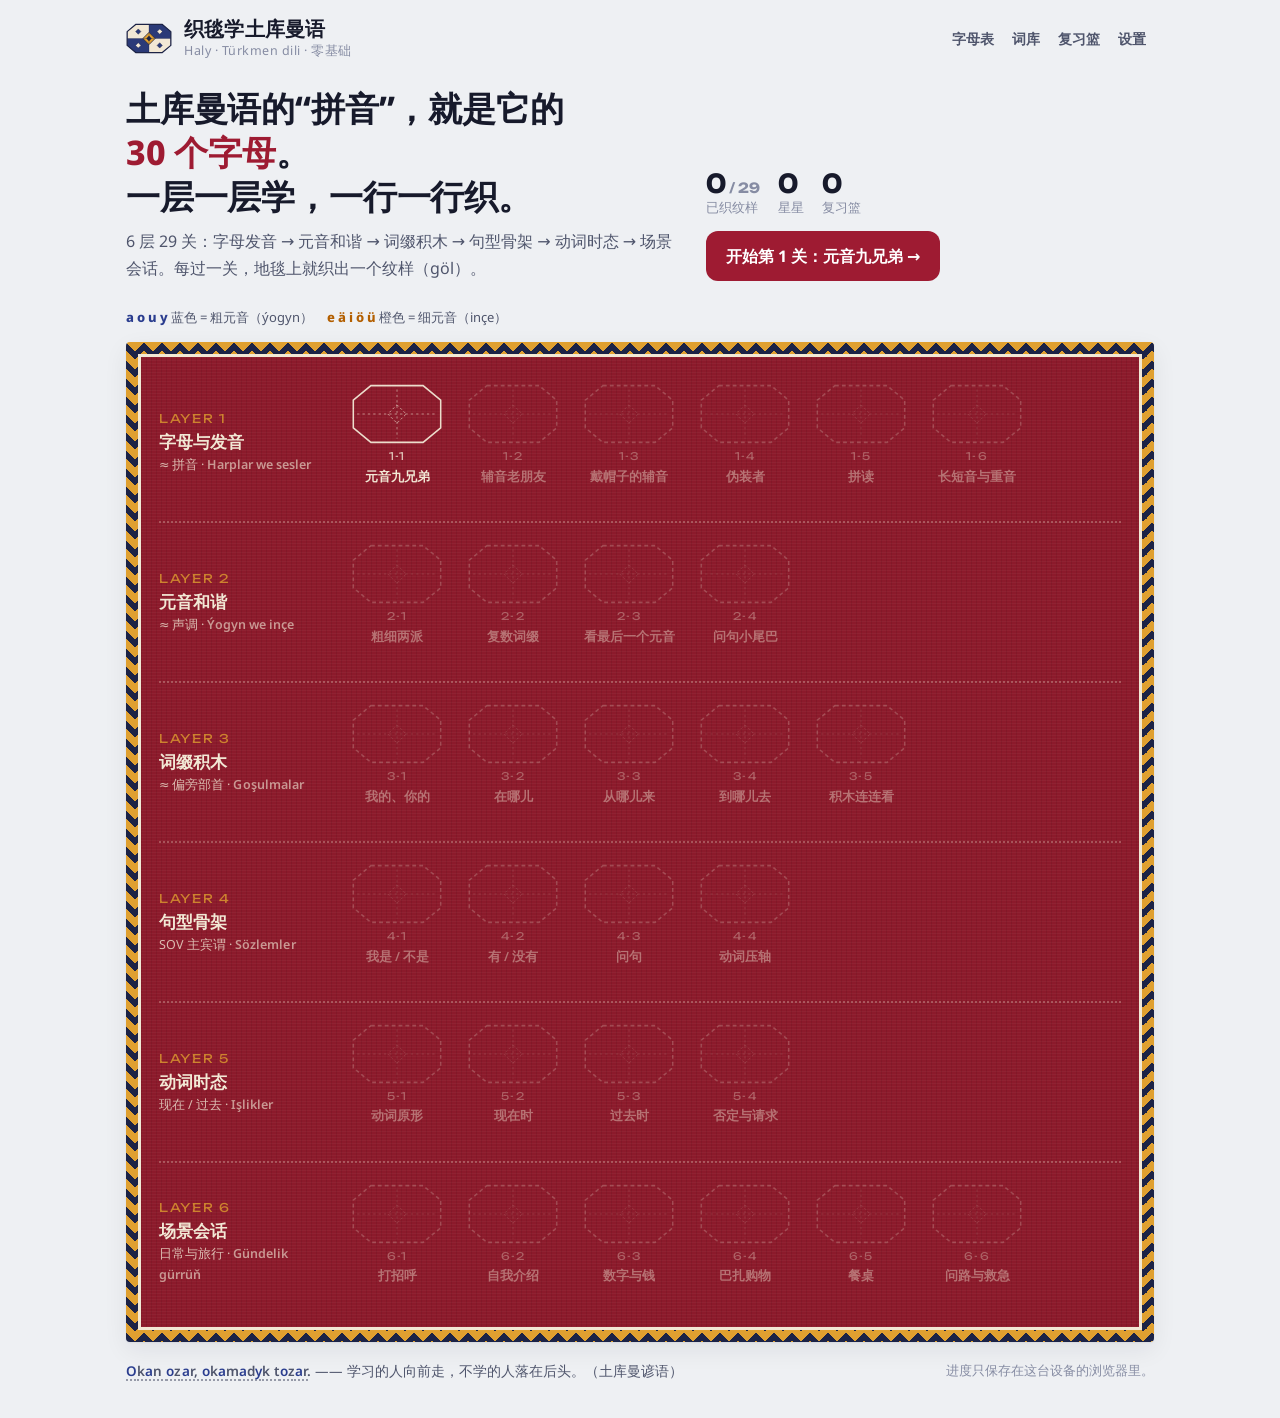
<file: index.html>
<!doctype html>
<html lang="zh-CN">
<head>
<meta charset="utf-8">
<meta name="viewport" content="width=device-width, initial-scale=1, viewport-fit=cover">
<title>织毯学土库曼语</title>
<meta name="description" content="零基础土库曼语学习游戏：从 30 个字母（相当于拼音）开始，经过元音和谐、词缀、句型、动词，到日常与旅行会话，一关织一个地毯纹样。">
<link rel="preconnect" href="https://fonts.googleapis.com">
<link rel="preconnect" href="https://fonts.gstatic.com" crossorigin>
<link rel="stylesheet" href="https://fonts.googleapis.com/css2?family=Noto+Sans:wght@400;600;700;800&family=Unbounded:wght@500;700&display=swap">
<style>
/* ============ Tokens ============ */
:root{
  --ground:#EEF0F3;          /* Ashgabat marble white */
  --surface:#FFFFFF;
  --surface-2:#F6F7F9;
  --ink:#171A2B;
  --ink-2:#4F556C;
  --ink-3:#868CA3;
  --line:#D9DCE4;
  --madder:#9E1B32;          /* carpet red */
  --madder-2:#7C1426;
  --on-madder:#FFFFFF;
  --vb:#2A3D8F;              /* back / ýogyn vowels */
  --vf:#B35F00;              /* front / inçe vowels */
  --ok:#1F7A4D;
  --bad:#B42318;
  --ok-soft:#E3F2EA;
  --bad-soft:#FBE7E5;
  --shadow:0 1px 2px rgba(23,26,43,.06),0 8px 24px rgba(23,26,43,.07);
  /* the carpet is an object: its wool colours stay put in both themes */
  --rug:#8C1A2B;
  --rug-deep:#6F1322;
  --rug-ink:#1C2346;
  --rug-ivory:#F2E8D5;
  --rug-saffron:#E0A030;
  --rug-green:#2F7D57;
  --rug-indigo:#2B3A78;
  --f-display:"Unbounded","Avenir Next","Segoe UI",system-ui,sans-serif;
  --f-body:"Noto Sans","PingFang SC","Hiragino Sans GB","Microsoft YaHei","Noto Sans SC",system-ui,sans-serif;
  --f-ipa:"Noto Sans","Charis SIL","Doulos SIL","Lucida Grande","Segoe UI",system-ui,sans-serif;
  color-scheme:light;
}
@media (prefers-color-scheme: dark){
  :root:not([data-theme="light"]){
    --ground:#10121B; --surface:#191C29; --surface-2:#1F2332; --ink:#ECEBF3; --ink-2:#B0B3C6; --ink-3:#7C8198; --line:#2D3246;
    --madder:#C6394F; --madder-2:#A42A3F; --vb:#97A8FF; --vf:#FFB548; --ok:#46B981; --bad:#FF7A6E;
    --ok-soft:#173327; --bad-soft:#3A1A1C; --shadow:0 1px 2px rgba(0,0,0,.3),0 10px 30px rgba(0,0,0,.35);
    color-scheme:dark;
  }
}
:root[data-theme="dark"]{
  --ground:#10121B; --surface:#191C29; --surface-2:#1F2332; --ink:#ECEBF3; --ink-2:#B0B3C6; --ink-3:#7C8198; --line:#2D3246;
  --madder:#C6394F; --madder-2:#A42A3F; --vb:#97A8FF; --vf:#FFB548; --ok:#46B981; --bad:#FF7A6E;
  --ok-soft:#173327; --bad-soft:#3A1A1C; --shadow:0 1px 2px rgba(0,0,0,.3),0 10px 30px rgba(0,0,0,.35);
  color-scheme:dark;
}

/* ============ Base ============ */
*,*::before,*::after{box-sizing:border-box}
html,body{min-height:100%}
body{margin:0;background:var(--ground);color:var(--ink);font:16px/1.65 var(--f-body);-webkit-font-smoothing:antialiased;text-rendering:optimizeLegibility}
button{font:inherit;color:inherit;cursor:pointer}
button:focus-visible,input:focus-visible,a:focus-visible{outline:3px solid var(--vb);outline-offset:2px}
h1,h2,h3{text-wrap:balance;line-height:1.25;margin:0}
p{margin:0}
.wrap{max-width:1060px;margin:0 auto;padding-inline:16px}
.sr{position:absolute;width:1px;height:1px;overflow:hidden;clip:rect(0 0 0 0)}

/* Turkmen text + vowel tint */
.tk{font-weight:600;letter-spacing:.005em}
.vb{color:var(--vb)}
.vf{color:var(--vf)}
.plain .vb,.plain .vf{color:inherit}
.ipa{font-family:var(--f-ipa);color:var(--ink-2);font-weight:400;white-space:nowrap}
.nm{font-weight:700}
.muted{color:var(--ink-2)}
.tiny{font-size:12.5px;color:var(--ink-3)}

/* Buttons */
.btn{display:inline-flex;align-items:center;justify-content:center;gap:8px;border:0;border-radius:12px;padding:12px 20px;font-weight:700;font-size:16px;background:var(--madder);color:var(--on-madder);min-height:48px;transition:transform .08s ease,background .2s}
.btn:hover{background:var(--madder-2)}
.btn:active{transform:translateY(1px)}
.btn[disabled]{opacity:.45;cursor:not-allowed}
.btn.ghost{background:transparent;color:var(--ink);border:1.5px solid var(--line)}
.btn.ghost:hover{background:var(--surface-2)}
.btn.ok{background:var(--ok)}
.btn.bad{background:var(--bad)}
.btn.sm{min-height:38px;padding:8px 14px;font-size:14px;border-radius:10px}
.link{background:none;border:0;padding:6px 8px;border-radius:8px;color:var(--ink-2);font-weight:600;font-size:14px}
.link:hover{background:var(--surface-2);color:var(--ink)}
.chip{display:inline-flex;align-items:center;gap:6px;border-radius:999px;padding:2px 10px;font-size:12.5px;font-weight:700;letter-spacing:.02em;background:var(--surface-2);color:var(--ink-2);border:1px solid var(--line)}

/* ============ Home ============ */
.top{display:flex;align-items:center;justify-content:space-between;gap:12px;padding-block:16px;flex-wrap:wrap}
.brand{display:flex;align-items:center;gap:12px}
.brand svg{width:46px;height:31px;flex:none}
.brand h1{font-size:20px;font-weight:800;letter-spacing:.01em}
.brand p{font-size:12.5px;color:var(--ink-3);letter-spacing:.04em}
.nav{display:flex;gap:2px;flex-wrap:wrap}
.nav .badge{display:inline-grid;place-items:center;min-width:18px;height:18px;border-radius:9px;background:var(--madder);color:var(--on-madder);font-size:11px;padding:0 5px;margin-left:4px}

.hero{display:grid;grid-template-columns:1.25fr 1fr;gap:20px;align-items:end;padding-block:8px 20px}
.thesis{font-size:clamp(22px,3.4vw,34px);font-weight:800;line-height:1.3;letter-spacing:-.005em}
.thesis em{font-style:normal;color:var(--madder);white-space:nowrap}
.hero-sub{margin-top:10px;color:var(--ink-2);max-width:40em}
.hero-side{display:flex;flex-direction:column;gap:12px;align-items:flex-start}
.meter{display:flex;gap:18px;font-variant-numeric:tabular-nums}
.meter div{display:flex;flex-direction:column}
.meter b{font-size:26px;line-height:1.1;font-family:var(--f-display);font-weight:700}
.meter span{font-size:12.5px;color:var(--ink-3)}
.legend{display:flex;gap:14px;flex-wrap:wrap;font-size:13px;color:var(--ink-2);padding-block:6px 14px}
.legend i{font-style:normal;font-weight:800}

/* Carpet */
.rug-frame{padding:12px;border-radius:4px;box-shadow:var(--shadow);
  background:
    linear-gradient(135deg,var(--rug-saffron) 25%,transparent 25%) -9px 0/18px 18px,
    linear-gradient(225deg,var(--rug-saffron) 25%,transparent 25%) -9px 0/18px 18px,
    linear-gradient(315deg,var(--rug-saffron) 25%,transparent 25%) 0 0/18px 18px,
    linear-gradient(45deg,var(--rug-saffron) 25%,transparent 25%) 0 0/18px 18px,
    var(--rug-ink);}
.rug-inner{border:3px solid var(--rug-ivory);background:var(--rug);position:relative;
  background-image:repeating-linear-gradient(90deg,rgba(0,0,0,.07) 0 1px,transparent 1px 5px),repeating-linear-gradient(0deg,rgba(255,255,255,.035) 0 1px,transparent 1px 3px);
  padding:6px 18px}
.rug-row{display:grid;grid-template-columns:168px 1fr;gap:14px;align-items:center;padding-block:14px;color:var(--rug-ivory)}
.rug-row+.rug-row{border-top:2px dotted rgba(242,232,213,.28)}
.row-label{display:flex;flex-direction:column;gap:2px}
.row-label .n{font-family:var(--f-display);font-size:12px;letter-spacing:.14em;color:var(--rug-saffron)}
.row-label b{font-size:17px;line-height:1.3}
.row-label span{font-size:12.5px;opacity:.78}
.row-label .lk{font-size:12px;opacity:.7;margin-top:2px}
.guls{display:flex;flex-wrap:wrap;gap:6px 4px}
.gbtn{width:112px;background:none;border:0;border-radius:8px;padding:6px 4px;color:var(--rug-ivory);display:flex;flex-direction:column;align-items:center;gap:3px;text-align:center}
.gbtn:hover:not([disabled]){background:rgba(242,232,213,.08)}
.gbtn svg{width:92px;height:62px;display:block}
.gbtn .code{font-family:var(--f-display);font-size:10.5px;letter-spacing:.1em;opacity:.8}
.gbtn .nm2{font-size:12.5px;line-height:1.25;font-weight:600}
.gbtn .st{font-size:11px;letter-spacing:.2em;color:var(--rug-saffron);min-height:14px;line-height:14px}
.gbtn[disabled]{opacity:.42;cursor:not-allowed}
.gbtn.next svg{animation:breathe 2.4s ease-in-out infinite}
@keyframes breathe{50%{transform:scale(1.06)}}
.home-foot{display:flex;justify-content:space-between;gap:12px;flex-wrap:wrap;padding-block:18px 36px;color:var(--ink-3);font-size:13px}
.proverb{font-size:13.5px;color:var(--ink-2)}

/* ============ Level ============ */
.lv-head{position:sticky;top:env(safe-area-inset-top,0px);z-index:5;background:var(--ground);padding-block:10px 12px;border-bottom:1px solid var(--line)}
.lv-row{display:flex;align-items:center;gap:10px}
.lv-title{flex:1;min-width:0}
.lv-title b{display:block;font-size:16px;white-space:nowrap;overflow:hidden;text-overflow:ellipsis}
.lv-title span{font-size:12.5px;color:var(--ink-3)}
.band{height:10px;border-radius:3px;background:var(--line);overflow:hidden;margin-top:10px}
.band i{display:block;height:100%;width:0;transition:width .45s ease;background:repeating-linear-gradient(135deg,var(--madder) 0 7px,var(--rug-saffron) 7px 9px,var(--madder) 9px 16px)}
.stage{max-width:720px;margin:0 auto;padding:20px 16px 190px}
.phase{font-size:12.5px;font-weight:700;letter-spacing:.12em;color:var(--madder);text-transform:uppercase;margin-bottom:8px}
.card{background:var(--surface);border:1px solid var(--line);border-radius:16px;padding:22px;box-shadow:var(--shadow)}
.card h2{font-size:21px;margin-bottom:12px}
.card .body{color:var(--ink);font-size:16.5px}
.card .body p+p{margin-top:10px}
.dots{display:flex;gap:6px;justify-content:center;margin-top:14px;flex-wrap:wrap}
.dots i{width:7px;height:7px;border-radius:50%;background:var(--line)}
.dots i.on{background:var(--madder)}

/* letter card */
.lc{display:grid;grid-template-columns:auto 1fr;gap:18px 22px;align-items:start}
.lc-big{font-family:var(--f-display);font-weight:700;font-size:78px;line-height:1;letter-spacing:-.02em;min-width:1.6em}
.lc-meta{display:flex;flex-direction:column;gap:8px}
.lc-meta .ipa{font-size:22px}
.lc-zh{font-size:18px;font-weight:700}
.lc-tip{color:var(--ink-2)}
.lc-word{grid-column:1/-1;display:flex;align-items:center;gap:14px;padding:12px 14px;border-radius:12px;background:var(--surface-2)}
.lc-word .em{font-size:34px;line-height:1}
.lc-word .tk{font-size:22px}
.tags{display:flex;gap:6px;flex-wrap:wrap}
.tag-friend{background:var(--ok-soft);color:var(--ok);border-color:transparent}
.tag-hat{background:var(--surface-2);color:var(--vb)}
.tag-trap{background:var(--bad-soft);color:var(--bad);border-color:transparent}

/* grids of items */
.lgrid{display:grid;grid-template-columns:repeat(auto-fill,minmax(150px,1fr));gap:8px;margin-top:14px}
.lgrid div{border:1px solid var(--line);border-radius:12px;padding:10px 12px;background:var(--surface-2)}
.lgrid b{font-family:var(--f-display);font-size:22px}
.lgrid .tk{display:block;font-size:15px}
.pairs{display:flex;flex-direction:column;margin-top:12px;border-top:1px solid var(--line)}
.pairs div{display:grid;grid-template-columns:minmax(0,1.1fr) minmax(0,1fr);gap:12px;padding:10px 2px;border-bottom:1px solid var(--line);align-items:baseline}
.pairs .tk{font-size:17.5px}
.pairs span:last-child{color:var(--ink-2)}
.tbl-wrap{overflow-x:auto;margin-top:12px}
table.tbl{border-collapse:collapse;width:100%;min-width:420px;font-variant-numeric:tabular-nums}
.tbl th,.tbl td{border-bottom:1px solid var(--line);padding:9px 10px;text-align:left;font-size:15.5px}
.tbl th{font-size:13px;color:var(--ink-3);font-weight:700}
.tbl td:first-child{color:var(--ink-2);white-space:nowrap}
.chart{display:grid;grid-template-columns:auto 1fr 1fr;gap:6px;margin-top:14px}
.chart div{padding:10px;border-radius:10px;background:var(--surface-2);text-align:center}
.chart .h{background:none;font-size:13px;color:var(--ink-3);font-weight:700;padding:4px}
.chart .v{font-family:var(--f-display);font-size:24px;font-weight:700;letter-spacing:.12em}
.blend{display:flex;flex-direction:column;gap:10px;margin-top:14px}
.blend>div{display:flex;align-items:center;gap:8px;flex-wrap:wrap}
.blend .lt{display:inline-grid;place-items:center;min-width:40px;height:44px;padding:0 8px;border-radius:10px;border:1.5px solid var(--line);background:var(--surface-2);font-family:var(--f-display);font-size:20px}
.blend .arrow{color:var(--ink-3)}
.blend .res{font-family:var(--f-display);font-size:22px}
.chain{display:flex;flex-wrap:wrap;gap:6px;align-items:stretch;margin-top:14px}
.chain div{display:flex;flex-direction:column;align-items:center;border-radius:10px;padding:8px 12px;background:var(--surface-2);border:1.5px solid var(--line)}
.chain div.root{border-color:var(--vb)}
.chain b{font-family:var(--f-display);font-size:19px}
.chain span{font-size:12.5px;color:var(--ink-3)}
.dlg{display:flex;flex-direction:column;gap:10px;margin-top:14px}
.say{max-width:88%;padding:10px 14px;border-radius:14px;background:var(--surface-2);border:1px solid var(--line)}
.say.me{align-self:flex-end;background:color-mix(in srgb,var(--madder) 9%,var(--surface));border-color:color-mix(in srgb,var(--madder) 30%,var(--line))}
.say small{display:block;font-size:12px;color:var(--ink-3);font-weight:700;letter-spacing:.03em}
.say .tk{font-size:17px}
.say .zh{display:block;font-size:14px;color:var(--ink-2)}
.name-in{display:flex;gap:8px;margin-top:14px;flex-wrap:wrap}
.name-in input{flex:1;min-width:0;font:inherit;padding:10px 12px;border-radius:10px;border:1.5px solid var(--line);background:var(--surface);color:var(--ink)}

/* ============ Questions ============ */
.q-prompt{font-size:19px;font-weight:700;margin-bottom:6px}
.q-hint{color:var(--ink-2);margin-bottom:14px}
.q-big{font-size:clamp(34px,7vw,52px);line-height:1.15;margin:8px 0 14px;font-family:var(--f-display);font-weight:700;word-break:break-word}
.q-emoji{font-size:64px;line-height:1.1;margin:4px 0 8px}
.opts{display:grid;grid-template-columns:1fr 1fr;gap:10px;margin-top:10px}
.opts.one{grid-template-columns:1fr}
.opt{position:relative;display:flex;align-items:center;gap:12px;text-align:left;border:2px solid var(--line);background:var(--surface);border-radius:14px;padding:14px 14px 14px 12px;min-height:58px;font-size:17px;line-height:1.35;transition:border-color .15s,background .15s,transform .08s}
.opt:hover:not([disabled]){border-color:var(--ink-3)}
.opt:active:not([disabled]){transform:translateY(1px)}
.opt .k{flex:none;display:inline-grid;place-items:center;width:24px;height:24px;border-radius:7px;border:1.5px solid var(--line);font-size:12px;font-weight:700;color:var(--ink-3)}
.opt .tk{font-size:18px}
.opt.ok{border-color:var(--ok);background:var(--ok-soft)}
.opt.bad{border-color:var(--bad);background:var(--bad-soft)}
.opt[disabled]{cursor:default}
.shake{animation:shake .32s}
@keyframes shake{25%{transform:translateX(-5px)}75%{transform:translateX(5px)}}

.match{display:grid;grid-template-columns:1fr 1fr;gap:10px}
.mcol{display:flex;flex-direction:column;gap:8px}
.mt{border:2px solid var(--line);background:var(--surface);border-radius:12px;padding:12px;min-height:54px;font-size:16.5px;text-align:center;transition:border-color .15s,opacity .3s,background .15s}
.mt.sel{border-color:var(--vb);background:color-mix(in srgb,var(--vb) 10%,var(--surface))}
.mt.done{opacity:.35;border-style:dashed;cursor:default}
.mt.bad{border-color:var(--bad);background:var(--bad-soft)}

.sort-cur{display:flex;flex-direction:column;align-items:center;justify-content:center;min-height:120px;border:2px dashed var(--line);border-radius:16px;margin:8px 0 14px;padding:12px;text-align:center}
.sort-cur .tk{font-family:var(--f-display);font-size:34px;font-weight:700}
.sort-cur .note{font-size:14px;margin-top:6px}
.bins{display:grid;grid-template-columns:1fr 1fr;gap:10px}
.bin{border:2px solid var(--line);background:var(--surface);border-radius:14px;padding:12px;min-height:110px;display:flex;flex-direction:column;gap:8px;align-items:stretch;text-align:left}
.bin:hover:not([disabled]){border-color:var(--ink-3)}
.bin b{font-size:15px}
.bin .got{display:flex;flex-wrap:wrap;gap:4px}
.bin .got > span{font-size:13.5px;padding:1px 8px;border-radius:999px;background:var(--surface-2);border:1px solid var(--line)}
.bin.flash-ok{border-color:var(--ok)}
.bin.flash-bad{border-color:var(--bad)}

.slots{display:flex;flex-wrap:wrap;gap:6px;min-height:64px;align-items:center;justify-content:center;padding:10px;border-radius:14px;border:2px dashed var(--line);margin:6px 0 14px}
.slots .ph{color:var(--ink-3);font-size:14px}
.tiles{display:flex;flex-wrap:wrap;gap:8px;justify-content:center}
.tile{min-width:48px;height:52px;padding:0 12px;border-radius:12px;border:2px solid var(--line);background:var(--surface);font-family:var(--f-display);font-size:21px;font-weight:700;box-shadow:0 2px 0 var(--line)}
.tile:hover:not([disabled]){border-color:var(--ink-3)}
.tile[disabled]{opacity:.25;cursor:default;box-shadow:none}
.tile.word{font-family:var(--f-body);font-size:18px;height:auto;min-height:48px;padding:8px 14px}
.slot{min-width:40px;height:48px;padding:0 10px;border-radius:10px;border:2px solid var(--vb);background:color-mix(in srgb,var(--vb) 7%,var(--surface));font-family:var(--f-display);font-size:20px;font-weight:700}
.slot.word{font-family:var(--f-body);font-size:18px;height:auto;min-height:44px;padding:6px 12px}
.slot.root{border-color:var(--ink-3);background:var(--surface-2);cursor:default}
.slot.sfx{border-color:var(--vf);background:color-mix(in srgb,var(--vf) 8%,var(--surface))}
.q-tools{display:flex;justify-content:center;gap:8px;margin-top:10px}

.npc{display:flex;gap:10px;align-items:flex-start;margin:6px 0 14px}
.npc .av{flex:none;width:42px;height:42px;border-radius:50%;display:grid;place-items:center;background:var(--rug);color:var(--rug-ivory);font-weight:800;font-size:15px}
.npc .say{max-width:100%}

/* Feedback / action bar */
.bar{position:fixed;left:0;right:0;bottom:0;z-index:20;background:var(--surface);border-top:1px solid var(--line);padding:12px 16px calc(12px + env(safe-area-inset-bottom,0px));transition:background .2s}
.bar-in{max-width:720px;margin:0 auto;display:flex;gap:12px;align-items:center;justify-content:space-between}
.bar.ok{background:var(--ok-soft);border-top-color:var(--ok)}
.bar.bad{background:var(--bad-soft);border-top-color:var(--bad)}
.fb{flex:1;min-width:0}
.fb b{display:block;font-size:18px}
.bar.ok .fb b{color:var(--ok)}
.bar.bad .fb b{color:var(--bad)}
.fb .why{font-size:14.5px;color:var(--ink);margin-top:2px}
.fb .ans{font-size:15px;margin-top:2px}
.bar-in .btn{flex:none}

/* Result */
.result{text-align:center;padding-top:10px}
.result .gul-big{width:min(300px,78vw);height:auto;margin:6px auto 10px;display:block}
.result h2{font-size:26px}
.stars{font-size:34px;letter-spacing:.18em;color:var(--rug-saffron);margin:6px 0}
.stars .off{color:var(--line)}
.result .stat{color:var(--ink-2);font-variant-numeric:tabular-nums}
.result .acts{display:flex;gap:10px;justify-content:center;flex-wrap:wrap;margin-top:20px}
.weave path.o{stroke-dasharray:420;stroke-dashoffset:420;animation:draw 1.1s ease forwards}
.weave .fillin{opacity:0;animation:fadein .6s ease .9s forwards}
@keyframes draw{to{stroke-dashoffset:0}}
@keyframes fadein{to{opacity:1}}

/* Modal / sheets */
.scrim{position:fixed;inset:0;z-index:40;background:rgba(10,12,22,.45);display:grid;place-items:center;padding:16px}
.sheet{width:min(640px,100%);max-height:88vh;overflow:auto;background:var(--surface);border-radius:18px;padding:22px;box-shadow:var(--shadow);border:1px solid var(--line)}
.sheet-h{display:flex;justify-content:space-between;align-items:center;gap:10px;margin-bottom:14px}
.sheet-h h2{font-size:20px}
.field{display:flex;flex-direction:column;gap:6px;padding-block:12px;border-bottom:1px solid var(--line)}
.field label{font-weight:700}
.field input[type=text]{font:inherit;padding:10px 12px;border-radius:10px;border:1.5px solid var(--line);background:var(--surface);color:var(--ink)}
.switch{display:flex;align-items:center;justify-content:space-between;gap:12px}
.switch input{width:44px;height:26px;accent-color:var(--madder)}

/* Page (alphabet / words) */
.page-head{display:flex;align-items:center;gap:10px;padding-block:14px}
.page-head h2{font-size:22px;flex:1}
.abc{display:grid;grid-template-columns:repeat(6,minmax(0,1fr));gap:8px}
.lt2{position:relative;border:1.5px solid var(--line);background:var(--surface);border-radius:12px;padding:10px 4px 8px;display:flex;flex-direction:column;align-items:center;gap:2px;min-height:96px}
.lt2:hover{border-color:var(--ink-3)}
.lt2 b{font-family:var(--f-display);font-size:26px;line-height:1.2}
.lt2 .ipa{font-size:14px}
.lt2 .g{font-size:11px;color:var(--ink-3)}
.lt2.trap{border-color:color-mix(in srgb,var(--bad) 45%,var(--line))}
.lt2.trap::after{content:"";position:absolute;top:0;right:0;border-style:solid;border-width:0 14px 14px 0;border-color:transparent var(--bad) transparent transparent;border-top-right-radius:10px}
.lt2.hat{border-color:color-mix(in srgb,var(--vb) 40%,var(--line))}
.abc-legend{display:flex;gap:16px;flex-wrap:wrap;font-size:13.5px;color:var(--ink-2);padding-block:12px}
.search{width:100%;font:inherit;padding:12px 14px;border-radius:12px;border:1.5px solid var(--line);background:var(--surface);color:var(--ink);margin-bottom:12px}
.wl{display:flex;flex-direction:column;margin-bottom:22px}
.wl h3{font-size:14px;color:var(--ink-3);letter-spacing:.06em;margin:10px 0 4px}
.wrow{display:grid;grid-template-columns:32px minmax(0,1.2fr) minmax(0,1fr) minmax(0,1.1fr);gap:10px;align-items:baseline;padding:9px 2px;border-bottom:1px solid var(--line)}
.wrow .em{font-size:20px}
.wrow .tk{font-size:17px}
.empty{padding:28px;text-align:center;color:var(--ink-2);background:var(--surface);border:1px dashed var(--line);border-radius:14px}

/* ============ Responsive ============ */
@media (max-width:760px){
  .hero{grid-template-columns:1fr}
  .rug-row{grid-template-columns:1fr;gap:8px}
  .rug-inner{padding:4px 10px}
  .gbtn{width:calc(33.333% - 3px)}
  .gbtn svg{width:100%;max-width:88px;height:auto}
  .abc{grid-template-columns:repeat(5,minmax(0,1fr))}
  .wrow{grid-template-columns:28px minmax(0,1fr) minmax(0,1fr)}
  .wrow .ipa{display:none}
}
@media (max-width:520px){
  .opts{grid-template-columns:1fr}
  .lc{grid-template-columns:1fr}
  .lc-big{font-size:64px}
  .card{padding:18px}
  .stage{padding-top:14px}
  .bar-in{flex-wrap:wrap}
  .bar-in .btn{width:100%}
}
@media (prefers-reduced-motion:reduce){
  *{animation:none!important;transition:none!important}
  .weave path.o{stroke-dashoffset:0}
  .weave .fillin{opacity:1}
}

/* ============ Audio ============ */
.spk{display:inline-flex;align-items:center;justify-content:center;gap:6px;vertical-align:middle;border:1.5px solid var(--line);background:var(--surface);color:var(--madder);border-radius:999px;width:34px;height:34px;padding:0;margin-left:6px;flex:none;transition:background .15s,border-color .15s,transform .08s}
.spk:hover{border-color:var(--madder);background:color-mix(in srgb,var(--madder) 8%,var(--surface))}
.spk:active{transform:scale(.94)}
.spk.sm{width:28px;height:28px;margin-left:4px}
.spk.sm svg{width:15px;height:15px}
.spk.lc-play{width:auto;height:40px;padding:0 14px 0 10px;border-radius:12px;font-weight:700;font-size:15px;background:var(--madder);color:var(--on-madder);border-color:transparent;margin:2px 0 4px;align-self:flex-start}
.spk.lc-play:hover{background:var(--madder-2)}
.spk.lc-play svg{width:20px;height:20px}
.spk.playing,.btn.playing{box-shadow:0 0 0 3px color-mix(in srgb,var(--madder) 35%,transparent)}
.spk.playing svg{animation:pulse .9s ease-in-out infinite}
@keyframes pulse{50%{transform:scale(1.18)}}
.tap{cursor:pointer;text-decoration:underline dotted color-mix(in srgb,currentColor 55%,transparent);text-decoration-thickness:1.5px;text-underline-offset:3px;border-radius:4px}
.tap:hover{background:color-mix(in srgb,var(--madder) 9%,transparent)}
.tap.playing{background:color-mix(in srgb,var(--madder) 16%,transparent)}
.lt.tap{text-decoration:none}
.pairs .pl{display:inline-flex;align-items:center;flex-wrap:wrap;gap:2px}
.listen{display:flex;align-items:center;gap:12px;margin:6px 0 16px;flex-wrap:wrap}
.listen-btn{min-height:56px;font-size:18px;padding:12px 26px}
.listen-btn svg{width:24px;height:24px}
.bar-in .btn.ghost.sm{margin-left:auto}
.bar .btn.ghost.sm svg{width:16px;height:16px}
@media (max-width:520px){
  .bar-in .btn.ghost.sm{width:auto;margin-left:0}
}

/* native-recording markers */
.spk.nat{position:relative}
.spk.nat::after{content:'';position:absolute;right:-2px;top:-2px;width:7px;height:7px;border-radius:50%;background:#2f9e5b;box-shadow:0 0 0 2px var(--surface)}
.chip-nat{background:#e6f5eb;color:#1f6f40;border-color:#bfe3cc}

</style>
</head>
<body>
<div id="app"><p style="padding:24px;font-family:sans-serif">正在铺开地毯……</p></div>
<noscript><p style="padding:24px">这个游戏需要开启 JavaScript。</p></noscript>
<script>
/* Shared between the game and the audio generator: turns any Turkmen string
   (with {braces}, [ipa], {NAME}, punctuation, Chinese glosses) into the key used
   to look up its clip in the audio sprite. */
function akey(s){
  if(s == null) return '';
  let t = String(s);
  t = t.replace(/\{NAME\}/g, ' ');
  t = t.replace(/\[[^\]]*\]/g, ' ');
  t = t.replace(/[{}]/g, '');
  t = t.toLowerCase();
  t = t.replace(/[^a-zäçňöşüýž'\- ]+/g, ' ');
  t = t.replace(/\s+/g, ' ').trim();
  t = t.split(' ').map(w => w.replace(/^-+|-+$/g, '')).filter(Boolean).join(' ');
  return t;
}
const LETTER_NAME = {a:'a',e:'e',ä:'ä',i:'i',y:'y',o:'o',ö:'ö',u:'u',ü:'ü',
  b:'be',ç:'çe',d:'de',f:'ef',g:'ge',h:'he',j:'je',ž:'že',k:'ke',l:'el',m:'em',n:'en',ň:'eň',p:'pe',r:'er',s:'es',ş:'şe',t:'te',w:'we',ý:'ýe',z:'ze'};
/* text actually sent to the synthesizer for a key */
function asynth(key){
  if(key.length === 1 && LETTER_NAME[key]) return LETTER_NAME[key] + ' ' + LETTER_NAME[key];
  return key.replace(/-/g, '');
}

</script>
<script>
/* ================= DATA =================
   Markup inside strings:
   {word}  -> Turkmen text, vowels tinted (blue = ýogyn/back, orange = inçe/front)
   [ipa]   -> IPA styling
   {NAME}  -> the player's name
*/

// u, l, kind (v/c), group (friend/hat/trap), harmony (b/f), rounded, ipa, zh, tip, [word, meaning, emoji]
const LETTERS = [
  ['A','a','v','friend','b',false,'ɑ','拼音 a（啊），略靠后','嘴张大，舌头放低、靠后，比汉语“啊”更深一点。',['ak','白色','⬜']],
  ['B','b','c','friend','',false,'b','拼音 b，但声带要振动','夹在两个元音中间时会变软，接近很轻的 w。',['balyk','鱼','🐟']],
  ['Ç','ç','c','hat','',false,'tʃ','英语 church 的 ch','介于拼音 q 和 ch 之间，舌尖不卷。',['çaý','茶','🍵']],
  ['D','d','c','friend','',false,'d','拼音 d','比拼音 d 更“浊”，声带振动。',['dört','四','4️⃣']],
  ['E','e','v','trap','f',false,'e','像“诶”，英语 bed 的 e','不是拼音 e（饿）！嘴角微微向两边拉，舌头靠前。{e} 永远读短音。',['et','肉','🥩']],
  ['Ä','ä','v','hat','f',false,'æː','英语 cat 的 a，读长一点','嘴比 {e} 张得更大，嘴角向两边拉，通常读长音：{bäş} = [bæːʃ]。',['bäş','五','5️⃣']],
  ['F','f','c','friend','',false,'f ~ ɸ','拼音 f，但常不咬唇','很多人用上下嘴唇轻轻摩擦发出（像吹蜡烛），不必咬下唇。多出现在外来词里，本族词里常用 p。',['futbol','足球','⚽']],
  ['G','g','c','friend','',false,'g','拼音 g','碰上粗元音（如 {gyz}、{gara}）时发音部位更靠后，从喉咙深处发出；跟在元音后面会变成摩擦音 [ɣ]：{sag} = [θaɣ]。',['gowy','好','👍']],
  ['H','h','c','friend','',false,'h ~ x','拼音 h（喝）','常像拼音 h 那样带一点摩擦。',['haly','地毯','🧶']],
  ['I','i','v','friend','f',false,'i','拼音 i（衣）','大写是不带点的 I，和小写 i 是同一个字母。',['iki','二','2️⃣']],
  ['J','j','c','trap','',false,'dʒ','英语 jeep 的 j','别按拼音读！拼音 ju 是“居”，土库曼语 {ju} 是 [dʒu]。',['jaý','房屋、建筑','🏢']],
  ['Ž','ž','c','hat','',false,'ʒ','英语 measure 里的 s','接近拼音 r（日），但舌尖不翘。只出现在外来词里。',['žurnal','杂志','📰']],
  ['K','k','c','friend','',false,'k','拼音 k','碰上粗元音（如 {balyk} 的 k）时部位更靠后，接近阿拉伯语的 q。',['kartoşka','土豆','🥔']],
  ['L','l','c','friend','',false,'l','拼音 l','粗元音词里的 l 更“暗”，舌根微微抬起。',['limon','柠檬','🍋']],
  ['M','m','c','friend','',false,'m','拼音 m','和拼音一样。',['men','我','🙋']],
  ['N','n','c','friend','',false,'n','拼音 n','和拼音一样。',['nahar','饭菜','🍲']],
  ['Ň','ň','c','hat','',false,'ŋ','拼音 ng（“昂”的尾音）','从不出现在词首，只在词中、词尾：{deňiz}（海）、{meniň}（我的）。',['bagyşlaň','对不起','🙏']],
  ['O','o','v','friend','b',true,'o','拼音 o（哦）','嘴唇收圆，比汉语“哦”更纯，不滑向 u。',['on','十','🔟']],
  ['Ö','ö','v','hat','f',true,'ø','圆唇的“诶”，像德语 ö','先摆好发“诶”的舌位，再把嘴唇收圆。',['çörek','面包','🍞']],
  ['P','p','c','friend','',false,'p','拼音 p','词尾的 p 挂上元音开头的词缀常变 b：{kitap} → {kitabym}。',['palaw','抓饭','🍛']],
  ['R','r','c','trap','',false,'r','大舌音（舌尖颤音）','舌尖抵住上齿龈颤动，像西班牙语 rr、俄语 р；不是拼音 r（日）。一时颤不出来，舌尖轻弹一下也能听懂。',['bir','一','1️⃣']],
  ['S','s','c','trap','',false,'θ','英语 think 的 th','咬舌音！舌尖轻放在上下门牙之间送气。这是土库曼语的“招牌音”，土耳其语里没有。',['salam','你好','👋']],
  ['Ş','ş','c','hat','',false,'ʃ','英语 she 的 sh','介于拼音 x 和 sh 之间，嘴唇微微前突。',['şeýlemi','真的吗？','🤔']],
  ['T','t','c','friend','',false,'t','拼音 t','和拼音 t 一样。',['süýt','牛奶','🥛']],
  ['U','u','v','friend','b',true,'u','拼音 u（乌）','嘴唇收圆，向前突出。',['suw','水','💧']],
  ['Ü','ü','v','friend','f',true,'y','就是拼音 ü（鱼、绿）','舌位像“衣”，嘴唇收圆。土库曼语里 ü 的两点永远要写。',['üç','三','3️⃣']],
  ['W','w','c','friend','',false,'w ~ β','拼音 w，偏向轻轻的 v','两唇靠近但不必收圆，常带一点摩擦，介于 w 和 v 之间。',['hawa','是的','✅']],
  ['Y','y','v','trap','b',false,'ɯ','介于“衣”和“饿”之间，像俄语 ы','在土库曼语里 {y} 永远是元音！嘴唇放平像发“衣”，舌头却往后缩。辅音“呀”要写成 {ý}。',['gyzyl','红色','🔴']],
  ['Ý','ý','c','hat','',false,'j','拼音 y（呀、哟）','这才是辅音 y：{ýa} = “呀”，{ýo} = “哟”。',['ýok','不、没有','❌']],
  ['Z','z','c','trap','',false,'ð','英语 this 的 th','浊咬舌音：舌尖放在上下门牙之间，声带振动。不是拼音 z（资）。',['dokuz','九','9️⃣']]
].map(a => ({u:a[0], l:a[1], kind:a[2], grp:a[3], h:a[4], r:a[5], ipa:a[6], zh:a[7], tip:a[8], w:a[9]}));

const GROUP_NAME = {friend:'老朋友', hat:'戴帽子', trap:'伪装者'};
const GROUP_DESC = {friend:'读法和拼音或英语基本一样', hat:'新面孔，带附加符号', trap:'长得眼熟，读法不同'};

const LAYERS = [
{ n:1, name:'字母与发音', analog:'≈ 拼音', tkname:'Harplar we sesler', pal:['#2B3A78','#F2E8D5','#E0A030'],
  levels:[
  { id:'1-1', title:'元音九兄弟', sub:'9 个元音，你已经认识 5 个',
    words:[['alma','苹果','🍎'],['et','肉','🥩'],['bäş','五','5️⃣'],['it','狗','🐕'],['gyz','女孩','👧'],['oba','村庄','🏘️'],['öý','家、房子','🏠'],['uçar','飞机','✈️'],['üzüm','葡萄','🍇']],
    learn:[
      {t:'intro', h:'9 个元音，你已经认识 5 个', b:'<p>土库曼语有 9 个元音字母：{a} {e} {ä} {i} {y} {o} {ö} {u} {ü}。</p><p>其中 {a} {o} {i} {u} {ü} 的读法和汉语拼音基本一样。真正要新学的只有 4 个：{e}（不读“饿”）、{ä}、{ö}、{y}。</p>'},
      {t:'chart', h:'两大派：粗元音和细元音', b:'<p>土库曼语法把舌头靠后的元音叫 {ýogyn}（粗），舌头靠前的叫 {inçe}（细）。</p><p>游戏里所有土库曼语单词的元音都会上色：<b class="vb">蓝色 = 粗</b>，<b class="vf">橙色 = 细</b>。第 2 层会讲它为什么是整门语言的“声调”。</p>'},
      {t:'letter', k:'a'},{t:'letter', k:'e'},{t:'letter', k:'ä'},{t:'letter', k:'i'},{t:'letter', k:'y'},
      {t:'letter', k:'o'},{t:'letter', k:'ö'},{t:'letter', k:'u'},{t:'letter', k:'ü'}
    ],
    quiz:[
      {q:'choice', p:'哪个字母的读音就是拼音里的 ü（鱼）？', o:['ü','u','y','i'], tk:true, x:'{ü} 和拼音 ü 完全一样。{y} 不是 ü，也不是辅音。'},
      {q:'choice', p:'土库曼语的 {y} 是什么音？', o:['元音，介于“衣”和“饿”之间','辅音，像拼音 y（呀）','和 i 读法一样','不发音'], x:'土库曼语里 {y} 永远是元音 [ɯ]。辅音“呀”要写成 {ý}。'},
      {q:'choice', p:'{et}（肉）里的 {e} 应该怎么读？', o:['像“诶”，英语 bed 的 e','像拼音 e（饿）','像“啊”','像“衣”'], x:'土库曼语的 {e} 是 [e]，千万别按拼音读成“饿”。'},
      {q:'choice', p:'{ä} 最像哪个英语单词里的元音？', o:['cat','bed','cup','see'], x:'{ä} = [æ]，像 cat 的 a，而且通常读得长一些。'},
      {q:'choice', p:'{ö} 的发音方法是？', o:['舌位像“诶”，嘴唇收圆','舌位像“衣”，嘴唇收圆','和拼音 o 一样','嘴巴张大发“啊”'], x:'舌位像“诶”+ 圆唇 = {ö}；舌位像“衣”+ 圆唇 = {ü}。'},
      {q:'sort', p:'把元音分进两派', bins:['粗元音（靠后）','细元音（靠前）'], items:[['a',0],['e',1],['o',0],['ü',1],['y',0],['ä',1],['u',0],['i',1],['ö',1]], tk:true, x:'粗元音：a o u y；细元音：e ä i ö ü。'},
      {q:'match', p:'配对：字母 ↔ 近似音', pairs:[['a','啊'],['i','衣'],['u','乌'],['ü','鱼（ü）'],['o','哦']]},
      {q:'choice', p:'下面哪个是圆唇元音？', o:['ö','ä','e','y'], tk:true, x:'圆唇元音有 4 个：{o} {ö} {u} {ü}。'},
      {q:'choice', p:'看图选词：葡萄', emoji:'🍇', o:['üzüm','uzum','yzym','özöm'], tk:true, x:'{üzüm}：两个都是 {ü}。'},
      {q:'listen', key:'ü', o:['ü','u','y','i'], tk:true, x:'{ü}：舌位像“衣”，嘴唇收圆。'},
      {q:'listen', key:'y', o:['y','i','ü','e'], tk:true, x:'{y}：舌头靠后，嘴唇不圆。'},
      {q:'listen', key:'ä', o:['ä','e','a','ö'], tk:true, x:'{ä} 嘴张得比 {e} 大，通常读长音。'},
      {q:'listen', key:'ö', o:['ö','o','ü','e'], tk:true, x:'{ö}：舌位像“诶”，嘴唇收圆。'}
    ]},
  { id:'1-2', title:'辅音老朋友', sub:'12 个辅音，和拼音几乎一样',
    words:[['balyk','鱼','🐟'],['düýe','骆驼','🐫'],['futbol','足球','⚽'],['gawun','甜瓜','🍈'],['haly','地毯','🧶'],['kitap','书','📖'],['limon','柠檬','🍋'],['maşyn','汽车','🚗'],['nahar','饭菜','🍲'],['palaw','抓饭','🍛'],['tüwi','米饭','🍚'],['wagt','时间','⏰']],
    learn:[
      {t:'intro', h:'12 个老朋友', b:'<p>{b} {d} {f} {g} {h} {k} {l} {m} {n} {p} {t} {w}——这 12 个辅音和拼音（或英语）的读法基本一样，几乎不用花力气。</p>'},
      {t:'grid', h:'老朋友和它们的例词', letters:['b','d','f','g','h','k','l','m','n','p','t','w']},
      {t:'intro', h:'老朋友的两个小脾气', b:'<p>① {g}、{k} 碰上粗元音（a o u y）时，发音部位更靠后，从喉咙深处出来：{gawun}、{balyk}。</p><p>② {b}、{g} 夹在两个元音之间会变“软”：{b} 接近很轻的 w，{g} 变成摩擦音。初学时按拼音读，对方也能听懂。</p>'}
    ],
    quiz:[
      {q:'choice', p:'看图选词：鱼', emoji:'🐟', o:['balyk','palyk','baluk','balyg'], tk:true, x:'{balyk}：b-a-l-y-k。'},
      {q:'choice', p:'看图选词：甜瓜', emoji:'🍈', o:['gawun','kawun','gawyn','gowun'], tk:true, x:'{gawun}。土库曼斯坦的甜瓜很出名，还有专门的“甜瓜节”。'},
      {q:'spell', hint:'🍋 柠檬', a:'limon', extra:'enr'},
      {q:'choice', p:'看图选词：汽车', emoji:'🚗', o:['maşyn','masyn','maşin','maçyn'], tk:true, x:'{maşyn}：中间是 {ş}（sh），元音是 {y}。'},
      {q:'spell', hint:'🍛 抓饭', a:'palaw', extra:'bou'},
      {q:'match', p:'配对：单词 ↔ 意思', pairs:[['düýe','骆驼 🐫'],['tüwi','米饭 🍚'],['haly','地毯 🧶'],['wagt','时间 ⏰'],['kitap','书 📖']]},
      {q:'choice', p:'哪个字母多出现在外来词里？', o:['f','b','d','m'], tk:true, x:'{f} 多见于外来词，比如 {futbol}（足球）。'},
      {q:'choice', p:'{gawun} 里的 {g} 为什么发得更靠后？', o:['因为旁边是粗元音 a','因为它在词首','因为 g 永远靠后','因为后面有 w'], x:'{g}、{k} 碰上粗元音（a o u y）就往后缩。'},
      {q:'spell', hint:'📖 书', a:'kitap', extra:'bgy'},
      {q:'listen', key:'balyk', o:['balyk','palaw','haly','maşyn'], tk:true, x:'{balyk} = 鱼。'},
      {q:'listen', key:'gawun', o:['gawun','kitap','limon','tüwi'], tk:true, x:'{gawun} = 甜瓜。'}
    ]},
  { id:'1-3', title:'戴帽子的辅音', sub:'ç ş ž ň ý：帽子一戴，读音就变',
    words:[['çaý','茶','🍵'],['çörek','馕、面包','🫓'],['deňiz','海','🌊'],['şäher','城市','🏙️'],['ýyldyz','星星','⭐'],['žurnal','杂志','📰'],['meniň','我的','']],
    learn:[
      {t:'intro', h:'字母表里没有 c、q、v、x', b:'<p>土库曼语的字母表没有 c、q、v、x，却有 5 个“戴帽子”的辅音：{ç} {ş} {ž} {ň} {ý}。帽子一戴，读音就变了。</p>'},
      {t:'letter', k:'ç'},{t:'letter', k:'ş'},{t:'letter', k:'ž'},{t:'letter', k:'ň'},{t:'letter', k:'ý'},
      {t:'intro', h:'ý 和 y：最容易混的一对', b:'<p>{ý}（带尖帽）= 辅音，像拼音 y：{ýa} 呀、{ýo} 哟。</p><p>{y}（不带帽）= 元音 [ɯ]。</p><p>一个词里可以两个都有：{ýyldyz}（星星）= ý + y + l + d + y + z。注意上色：元音 {y} 会变蓝，辅音 {ý} 不上色。</p>'}
    ],
    quiz:[
      {q:'choice', p:'看图选词：茶', emoji:'🍵', o:['çaý','çay','caý','şaý'], tk:true, x:'{çaý}：{ç} 读 ch，结尾的 {ý} 是辅音。'},
      {q:'choice', p:'哪个字母读作英语 she 里的 sh？', o:['ş','s','ç','ž'], tk:true, x:'{ş} = sh；{s} 是咬舌音；{ç} = ch；{ž} = measure 里的 s。'},
      {q:'choice', p:'{ň} 会出现在词首吗？', o:['不会，只在词中或词尾','会，而且很常见','只出现在外来词开头','只出现在问句里'], x:'{ň} 从不打头：{deňiz}（海）、{meniň}（我的）。'},
      {q:'choice', p:'看图选词：星星', emoji:'⭐', o:['ýyldyz','yýldyz','ýildiz','yyldyz'], tk:true, x:'{ýyldyz}：开头的 {ý} 是辅音，后面的 {y} 是元音。'},
      {q:'spell', hint:'🏙️ 城市', a:'şäher', extra:'sea'},
      {q:'match', p:'配对：字母 ↔ 发音', pairs:[['ç','ch（church）'],['ş','sh（she）'],['ž','s（measure）'],['ň','ng（sing）'],['ý','y（yes）']]},
      {q:'choice', p:'{ý} 和 {y}，哪个是辅音？', o:['{ý}','{y}','两个都是','两个都不是'], x:'带尖帽的 {ý} 是辅音，{y} 是元音。'},
      {q:'spell', hint:'🌊 海', a:'deňiz', extra:'ng'},
      {q:'choice', p:'看图选词：馕、面包', emoji:'🫓', o:['çörek','çorek','şörek','çörük'], tk:true, x:'{çörek}。馕在土库曼人心中很神圣，不能随意丢弃。'},
      {q:'listen', key:'ç', o:['ç','ş','j','ž'], tk:true, x:'{ç} = ch。'},
      {q:'listen', key:'ýyldyz', o:['ýyldyz','deňiz','çaý','şäher'], tk:true, x:'{ýyldyz} = 星星。'}
    ]},
  { id:'1-4', title:'伪装者', sub:'s z r j e y：长得眼熟，读法不同',
    words:[['suw','水','💧'],['salam','你好','👋'],['göz','眼睛','👁️'],['jaý','房屋、建筑','🏢'],['garpyz','西瓜','🍉'],['sary','黄色','🟡'],['duz','盐','🧂'],['şeker','糖','🍬']],
    learn:[
      {t:'intro', h:'6 个伪装者', b:'<p>它们和拼音长得一模一样，读法却不同，是最容易出错的一组：辅音 {s} {z} {r} {j}，以及上一关见过的元音 {e} {y}。</p>'},
      {t:'letter', k:'s'},{t:'letter', k:'z'},{t:'letter', k:'r'},{t:'letter', k:'j'},
      {t:'intro', h:'咬舌音是土库曼语的招牌', b:'<p>{salam}（你好）开口第一个音就是咬舌的 [θ]：[θɑlɑm]。</p><p>同属乌古斯语支，土耳其语、阿塞拜疆语都读 [s]，只有土库曼语咬舌。说对这个音，一开口就像土库曼人。</p>'},
      {t:'intro', h:'回顾：e 和 y', b:'<p>{e} 读“诶”，不读“饿”。</p><p>{y} 是元音 [ɯ]，不是辅音；辅音“呀”写作 {ý}。</p>'}
    ],
    quiz:[
      {q:'choice', p:'{suw}（水）的 {s} 怎么读？', o:['舌尖放在上下齿之间送气，像 think 的 th','和拼音 s 一样','像英语 she 的 sh','不发音'], x:'{s} = [θ]，所以 {suw} 读作 [θuw]。'},
      {q:'choice', p:'{göz}（眼睛）的 {z} 怎么读？', o:['像英语 this 的 th','像拼音 z（资）','像英语 zoo 的 z','像拼音 r（日）'], x:'{z} = [ð]，浊咬舌音。{göz} 读作 [gøð]。'},
      {q:'choice', p:'哪个词的第一个音是咬舌音 [θ]？', o:['salam','şeker','çaý','jaý'], tk:true, x:'{salam} 的 {s} 是咬舌音；{ş} 读 sh。'},
      {q:'choice', p:'土库曼语的 {r} 应该怎么发？', o:['舌尖颤动的大舌音','拼音 r（日）','英语 red 的 r','不发音'], x:'{r} 是颤音：舌尖抵住上齿龈颤动。'},
      {q:'choice', p:'{jaý}（房屋）的 {j} 怎么读？', o:['英语 jeep 的 j [dʒ]','英语 yes 的 y','法语 bonjour 的 j','拼音 q'], x:'{j} = [dʒ]。别和 {ž}（[ʒ]）、{ý}（[j]）搞混。'},
      {q:'sort', p:'它读咬舌音吗？', bins:['读咬舌音（s / z）','不读咬舌音'], items:[['suw',0],['şäher',1],['sary',0],['çaý',1],['duz',0],['jaý',1]], tk:true, x:'只有 {s} 和 {z} 读咬舌音；{ş} {ç} {j} 都不是。'},
      {q:'match', p:'配对：伪装者 ↔ 真实读音', pairs:[['s','[θ] think'],['z','[ð] this'],['j','[dʒ] jeep'],['r','大舌颤音'],['y','[ɯ] 元音']]},
      {q:'choice', p:'{e} 的正确读法：', o:['[e]，像“诶”','[ɤ]，像“饿”','[a]，像“啊”','[i]，像“衣”'], x:'拼音 e 是“饿”，土库曼语的 {e} 是“诶”。'},
      {q:'choice', p:'看图选词：西瓜', emoji:'🍉', o:['garpyz','karpyz','garpiz','garbyz'], tk:true, x:'{garpyz}：{r} 要颤，结尾的 {z} 咬舌。'},
      {q:'listen', key:'s', o:['s','ş','z','ç'], tk:true, x:'{s} 是咬舌音 [θ]。'},
      {q:'listen', key:'z', o:['z','s','ž','j'], tk:true, x:'{z} 是浊咬舌音 [ð]。'},
      {q:'listen', key:'suw', o:['suw','şeker','duz','çaý'], tk:true, x:'{suw} = 水，开头是咬舌音。'}
    ]},
  { id:'1-5', title:'拼读', sub:'一字一音，像拼拼音一样',
    words:[['suw','水','💧'],['gyz','女孩','👧'],['öý','家','🏠'],['üzüm','葡萄','🍇'],['alma','苹果','🍎']],
    learn:[
      {t:'intro', h:'一字一音，像拼拼音', b:'<p>土库曼语的拼读和拼音一样：把每个字母的音连起来读就行。</p><p>{s} + {u} + {w} → {suw}（水）[θuw]</p>'},
      {t:'blend', h:'连起来读', items:[[['s','u','w'],'suw','💧','水'],[['ç','a','ý'],'çaý','🍵','茶'],[['g','y','z'],'gyz','👧','女孩'],[['ö','ý'],'öý','🏠','家'],[['a','l','m','a'],'alma','🍎','苹果']]},
      {t:'intro', h:'有几个元音，就有几个音节', b:'<p>元音是音节的核心，一个元音一拍：{al-ma}、{ü-züm}、{sa-lam}、{gar-pyz}、{ýyl-dyz}。</p><p>分不清怎么断开时，先数元音。</p>'}
    ],
    quiz:[
      {q:'spell', hint:'💧 水', a:'suw', extra:'ş'},
      {q:'spell', hint:'👧 女孩', a:'gyz', extra:'iý'},
      {q:'spell', hint:'🏠 家、房子', a:'öý', extra:'oy'},
      {q:'choice', p:'“{sa}” + “{lam}” 拼起来读作？', o:['[θɑlɑm]','[sɑlɑm]','[ʃɑlɑm]','[θɑlɯm]'], x:'{s} 咬舌：[θɑlɑm]。'},
      {q:'choice', p:'{göz}（眼睛）的读音是？', o:['[gøð]','[goz]','[gøz]','[køθ]'], x:'g-ö-z：[g] + [ø] + [ð]。'},
      {q:'choice', p:'{garpyz}（西瓜）有几个音节？', o:['2','3','1','4'], x:'有几个元音就有几个音节：{gar-pyz}。'},
      {q:'spell', hint:'🍇 葡萄', a:'üzüm', extra:'uy'},
      {q:'spell', hint:'🍎 苹果', a:'alma', extra:'e'},
      {q:'choice', p:'{ýyldyz}（星星）有几个音节？', o:['2','3','1','4'], x:'{ýyl-dyz}：两个元音 {y}，两个音节。'},
      {q:'listen', key:'gyz', o:['gyz','göz','gök','gawun'], tk:true, x:'{gyz} = 女孩。'},
      {q:'listen', key:'üzüm', o:['üzüm','üç','alma','öý'], tk:true, x:'{üzüm} = 葡萄。'}
    ]},
  { id:'1-6', title:'长短音与重音', sub:'写不出来的区别，就像声调',
    words:[['at','马（短音）','🐎'],['at','名字（长音）','🏷️'],['ot','草（短音）','🌿'],['ot','火（长音）','🔥'],['ak','白色（长音）','⚪']],
    learn:[
      {t:'intro', h:'看不见的长短音', b:'<p>土库曼语的元音有长有短，意思会跟着变，但拼写完全一样——就像汉字不标声调。</p><p>这是古突厥语长元音的遗存，土耳其语早已丢失。</p>'},
      {t:'pairs', h:'最经典的两对', items:[['at [ɑt]','马（短音）🐎'],['at [ɑːt]','名字（长音）🏷️'],['ot [ot]','草（短音）🌿'],['ot [oːt]','火（长音）🔥']], b:'<p>怎么记？像记声调一样，跟着单词一起记。好消息：放进句子里基本不会误会，比如 {Meniň adym…}（我的名字……）。</p>'},
      {t:'intro', h:'两条小规律', b:'<p>① {e} 永远是短音。</p><p>② {ä} 通常读长音：{bäş} [bæːʃ]（五）。</p>'},
      {t:'intro', h:'重音：一般在最后一个音节', b:'<p>{sa-LAM}、{ki-TAP}。</p><p>加上词缀后，重音跟着往后挪：{kitap-LAR}、{kitaplar-DA}。</p><p>例外：问句小尾巴 {-my}/{-mi}（第 2 层会学）不抢重音。</p>'}
    ],
    quiz:[
      {q:'choice', p:'{at} 读长音 [ɑːt] 时是什么意思？', o:['名字','马','火','草'], x:'短 [ɑt] = 马，长 [ɑːt] = 名字。'},
      {q:'choice', p:'{ot} 读短音 [ot] 时是什么意思？', o:['草','火','马','名字'], x:'短 [ot] = 草，长 [oːt] = 火。'},
      {q:'choice', p:'长短元音在拼写上怎么区分？', o:['不区分，要跟着单词一起记','长音写成双字母','长音加一顶帽子','长音用大写'], x:'现行拼写不标长短，就像汉字不标声调。'},
      {q:'choice', p:'{salam} 的重音在哪？', o:['sa-LAM（最后一个音节）','SA-lam（第一个音节）','两个音节一样重','没有重音'], x:'土库曼语重音一般落在最后一个音节。'},
      {q:'choice', p:'加上词缀后，{kitaplar} 的重音在？', o:['kitap-LAR','KI-taplar','ki-TAP-lar','没有重音'], x:'重音随词缀后移，落在最后一个音节。'},
      {q:'choice', p:'哪个元音永远是短音？', o:['e','ä','a','o'], tk:true, x:'{e} 永远短；{ä} 通常长。'},
      {q:'choice', p:'“火”怎么读？', emoji:'🔥', o:['[oːt]（长音）','[ot]（短音）','[ɑːt]（长音）','[ɑt]（短音）'], x:'火 = {ot} [oːt]，长音。'},
      {q:'choice', p:'“马”怎么读？', emoji:'🐎', o:['[ɑt]（短音）','[ɑːt]（长音）','[ot]（短音）','[oːt]（长音）'], x:'马 = {at} [ɑt]，短音。'},
      {q:'listen', key:'salam', o:['salam','alma','haly','sary'], tk:true, x:'{salam}：重音在最后一个音节。'}
    ]}
  ]},

{ n:2, name:'元音和谐', analog:'≈ 声调', tkname:'Ýogyn we inçe', pal:['#F2E8D5','#2B3A78','#2F7D57'],
  levels:[
  { id:'2-1', title:'粗细两派', sub:'一个词里的元音穿同一种颜色',
    words:[['iki','二',''],['alty','六',''],['ýedi','七',''],['sekiz','八',''],['dokuz','九',''],['on','十',''],['ak','白色','⚪'],['gara','黑色','⚫'],['gyzyl','红色','🔴'],['sary','黄色','🟡'],['ýaşyl','绿色','🟢'],['gök','蓝色、青色','🔵'],['ýogyn','粗（后元音）',''],['inçe','细（前元音）','']],
    learn:[
      {t:'intro', h:'一家人穿同一种颜色', b:'<p>土库曼语的本族词里，元音要么全是粗元音，要么全是细元音：</p><p>粗：{balyk} {gyzyl} {dokuz} {alty}<br>细：{üzüm} {şäher} {sekiz} {ýedi}</p><p>这就是<b>元音和谐</b>。它像汉语的声调：不懂就会说错，懂了一通百通。</p>'},
      {t:'intro', h:'为什么它像“声调”', b:'<p>后面要学的每个词缀——复数、“我的”、“在”、“从”、问句——都有粗、细两个版本，挂哪个由词里的元音决定。</p><p>所以先练会一眼分辨粗细，后面的语法就顺了。</p>'},
      {t:'pairs', h:'数字里的和谐', items:[['iki','二（细）'],['alty','六（粗）'],['ýedi','七（细）'],['sekiz','八（细）'],['dokuz','九（粗）'],['on','十（粗）']]},
      {t:'pairs', h:'颜色里的和谐', items:[['ak','白'],['gara','黑'],['gyzyl','红'],['sary','黄'],['ýaşyl','绿'],['gök','蓝、青（绿茶叫 gök çaý）']]}
    ],
    quiz:[
      {q:'sort', p:'这个词属于哪一派？', bins:['粗元音词','细元音词'], items:[['balyk',0],['üzüm',1],['dokuz',0],['sekiz',1],['gyzyl',0],['ýedi',1],['alty',0],['şäher',1]], tk:true, x:'看元音：a o u y 是粗，e ä i ö ü 是细。'},
      {q:'choice', p:'下面哪个词里全是细元音？', o:['ýedi','alty','dokuz','gara'], tk:true, x:'{ýedi}：e、i 都是细元音。'},
      {q:'choice', p:'{gyzyl}（红色）属于哪一派？', o:['粗元音词','细元音词','混合词','没有元音'], x:'两个 {y} 都是粗元音。'},
      {q:'match', p:'配对：数字', pairs:[['iki','2'],['alty','6'],['ýedi','7'],['sekiz','8'],['dokuz','9']]},
      {q:'match', p:'配对：颜色', pairs:[['ak','白'],['gara','黑'],['gyzyl','红'],['sary','黄'],['ýaşyl','绿']]},
      {q:'choice', p:'{gök}（蓝色）属于哪一派？', o:['细元音词','粗元音词'], x:'{ö} 是细元音（舌头靠前）。'},
      {q:'choice', p:'土库曼人把前元音（细元音）叫作？', o:['inçe','ýogyn','uly','kiçi'], tk:true, x:'{inçe} = 细，{ýogyn} = 粗。{uly} 是“大”，{kiçi} 是“小”。'}
    ]},
  { id:'2-2', title:'复数 -lar / -ler', sub:'第一个会变身的词缀',
    words:[['kitaplar','书（复数）','📚'],['itler','狗（复数）',''],['gyzlar','女孩们',''],['öýler','房子（复数）',''],['gözler','眼睛（复数）','👀'],['üç','三','']],
    learn:[
      {t:'intro', h:'复数只有两个版本', b:'<p>粗元音词 + {-lar}，细元音词 + {-ler}：</p><p>{kitap} → {kitaplar}（书）<br>{gyz} → {gyzlar}（女孩们）<br>{it} → {itler}（狗）<br>{öý} → {öýler}（房子）</p>'},
      {t:'intro', h:'有数字就不加复数', b:'<p>{iki kitap}（两本书）、{bäş alma}（五个苹果）——前面有数字，名词保持原形，不说 iki kitaplar。</p><p>这点和汉语的“两本书”一样。</p>'}
    ],
    quiz:[
      {q:'choice', p:'{at}（马）的复数是？', o:['atlar','atler','atlär','atlyr'], tk:true, x:'{a} 是粗元音 → {-lar}。'},
      {q:'choice', p:'{it}（狗）的复数是？', o:['itler','itlar','itlir','itlär'], tk:true, x:'{i} 是细元音 → {-ler}。'},
      {q:'sort', p:'该挂 -lar 还是 -ler？', bins:['-lar','-ler'], items:[['alma',0],['üzüm',1],['oba',0],['şäher',1],['balyk',0],['düýe',1]], tk:true, x:'看元音：粗 → {-lar}，细 → {-ler}。'},
      {q:'choice', p:'{göz}（眼睛）的复数是？', o:['gözler','gözlar','gözlör','gözlür'], tk:true, x:'{ö} 是细元音 → {gözler}。'},
      {q:'choice', p:'“三本书”怎么说？', o:['üç kitap','üç kitaplar','kitaplar üç','üç kitaply'], tk:true, x:'有数字时名词不加复数：{üç kitap}。'},
      {q:'build', p:'拼出“女孩们”', root:'gyz', blocks:['lar','ler'], a:['lar'], forms:['gyzlar'], x:'{gyz} 的 {y} 是粗元音 → {gyzlar}。'},
      {q:'build', p:'拼出“房子（复数）”', root:'öý', blocks:['lar','ler'], a:['ler'], forms:['öýler'], x:'{ö} 是细元音 → {öýler}。'},
      {q:'choice', p:'{düýe}（骆驼）的复数？', o:['düýeler','düýelar','düýler','düýalar'], tk:true, x:'{ü}、{e} 都是细元音 → {düýeler}。'}
    ]},
  { id:'2-3', title:'看最后一个元音', sub:'外来词混搭时的万能规则',
    words:[['telefon','电话','📱'],['kompýuter','电脑','💻'],['restoran','餐厅','🍽️'],['inžener','工程师','👷'],['muzeý','博物馆','🏛️'],['mugallym','老师','🧑‍🏫'],['Türkmenistan','土库曼斯坦','']],
    learn:[
      {t:'intro', h:'外来词会“混搭”', b:'<p>从阿拉伯语、波斯语、俄语借来的词常常粗细混搭：{kitap} 里既有细的 {i}，也有粗的 {a}。</p><p>怎么办？<b>只看最后一个元音。</b></p>'},
      {t:'pairs', h:'看最后一个元音', items:[['kitap → kitaplar','最后是 a → -lar'],['telefon → telefonlar','最后是 o → -lar'],['kompýuter → kompýuterler','最后是 e → -ler'],['inžener → inženerler','最后是 e → -ler'],['restoran → restoranlar','最后是 a → -lar']]},
      {t:'intro', h:'这条规则管所有词缀', b:'<p>不止复数，后面学的“在、从、到、我的”等词缀，统统看最后一个元音。</p><p>{Türkmenistan} 最后是 {a} → {Türkmenistanda}（在土库曼斯坦）。</p>'}
    ],
    quiz:[
      {q:'choice', p:'决定词缀用 a 还是 e 的，是词里的哪个元音？', o:['最后一个元音','第一个元音','最长的元音','重读的元音'], x:'只看最后一个元音。'},
      {q:'choice', p:'{telefon}（电话）的复数？', o:['telefonlar','telefonler'], tk:true, x:'最后一个元音 {o} 是粗元音 → {-lar}。'},
      {q:'choice', p:'{kompýuter}（电脑）的复数？', o:['kompýuterler','kompýuterlar'], tk:true, x:'最后一个元音 {e} 是细元音 → {-ler}。'},
      {q:'sort', p:'挂 -lar 还是 -ler？', bins:['-lar','-ler'], items:[['restoran',0],['inžener',1],['kitap',0],['muzeý',1],['mugallym',0],['kompýuter',1]], tk:true, x:'只看最后一个元音。'},
      {q:'choice', p:'“在土库曼斯坦”', o:['Türkmenistanda','Türkmenistande'], tk:true, x:'{Türkmenistan} 最后一个元音是 {a} → {-da}。'},
      {q:'build', p:'拼出“老师们”', root:'mugallym', blocks:['lar','ler'], a:['lar'], forms:['mugallymlar'], x:'{mugallym} 最后一个元音是 {y} → {-lar}。'},
      {q:'choice', p:'{inžener}（工程师）的复数？', o:['inženerler','inženerlar'], tk:true, x:'最后一个元音 {e} → {-ler}。'}
    ]},
  { id:'2-4', title:'问号小尾巴 -my / -mi', sub:'挂上它，就成了“……吗？”',
    words:[['bu','这',''],['hawa','是',''],['ýok','不、没有',''],['talyp','大学生','🎓']],
    learn:[
      {t:'intro', h:'变问句：挂个小尾巴', b:'<p>陈述句的末尾挂上 {-my}（粗）或 {-mi}（细），就变成“……吗？”，语序不用动：</p><p>{Bu çaý.} 这是茶。→ {Bu çaýmy?} 这是茶吗？<br>{Bu et.} 这是肉。→ {Bu etmi?} 这是肉吗？</p>'},
      {t:'pairs', h:'怎么回答', items:[['Hawa.','是。'],['Ýok.','不。'],['Hawa, bu çaý.','是的，这是茶。'],['Ýok, bu çaý däl.','不，这不是茶。']]},
      {t:'intro', h:'小尾巴也讲和谐', b:'<p>{-my} 里的 {y} 是粗元音，{-mi} 里的 {i} 是细元音——还是看最后一个元音：</p><p>{suwmy?} {kitapmy?} {üzümmi?}</p>'}
    ],
    quiz:[
      {q:'choice', p:'“这是书吗？”', o:['Bu kitapmy?','Bu kitapmi?','Bu my kitap?','My bu kitap?'], tk:true, x:'{kitap} 最后是 {a} → {-my}，挂在词尾。'},
      {q:'choice', p:'“这是肉吗？”', o:['Bu etmi?','Bu etmy?','Bu mi et?','Mi bu et?'], tk:true, x:'{e} 是细元音 → {-mi}。'},
      {q:'sort', p:'挂 -my 还是 -mi？', bins:['-my','-mi'], items:[['suw',0],['üzüm',1],['çaý',0],['öý',1],['gawun',0],['şäher',1]], tk:true, x:'看最后一个元音：粗 → {-my}，细 → {-mi}。'},
      {q:'choice', p:'“你是学生吗？”', o:['Sen talypmy?','Sen talypmi?','Talyp senmi?','Sen my talyp?'], tk:true, x:'{talyp} 最后是 {y} → {-my}。'},
      {q:'dialog', who:'Aýna', line:'Bu çaýmy?', lineZh:'这是茶吗？', p:'是的，回答：', o:['Hawa, bu çaý.','Ýok.','Salam!','Sag bol!'], tk:true, x:'{Hawa} = 是。'},
      {q:'choice', p:'{Ýok} 在回答里的意思是？', o:['不','是','谢谢','你好'], x:'{Ýok} = 不、没有。'},
      {q:'choice', p:'“这是葡萄吗？”', o:['Bu üzümmi?','Bu üzümmy?','Bu mi üzüm?','Üzüm bumy?'], tk:true, x:'{ü} 是细元音 → {-mi}。'}
    ]}
  ]},

{ n:3, name:'词缀积木', analog:'≈ 偏旁部首', tkname:'Goşulmalar', pal:['#E0A030','#2B3A78','#F2E8D5'],
  levels:[
  { id:'3-1', title:'我的、你的', sub:'把“的”挂在词尾',
    words:[['adym','我的名字',''],['adyň','你的名字',''],['kitabym','我的书',''],['maşynym','我的车',''],['kaka','爸爸',''],['kakam','我的爸爸',''],['eje','妈妈',''],['ejäm','我的妈妈',''],['agaç','树','🌳'],['näme','什么','']],
    learn:[
      {t:'intro', h:'“我的”“你的”挂在词尾', b:'<p>“我的”= {-ym}/{-im}（元音结尾只挂 {-m}）<br>“你的”= {-yň}/{-iň}（元音结尾只挂 {-ň}）</p><p>{maşyn} → {maşynym} 我的车 · {maşynyň} 你的车<br>{kaka}（爸爸）→ {kakam} 我的爸爸 · {kakaň} 你的爸爸</p>'},
      {t:'table', h:'物主词尾一览', head:['','辅音结尾：maşyn（车）','元音结尾：kaka（爸爸）'], rows:[['我的','maşynym','kakam'],['你的','maşynyň','kakaň'],['他 / 她的','maşyny','kakasy'],['我们的','maşynymyz','kakamyz'],['您的 / 你们的','maşynyňyz','kakaňyz']]},
      {t:'intro', h:'辅音变身：p→b，t→d，k→g，ç→j', b:'<p>词尾的 {p} {t} {k} {ç} 碰上元音开头的词缀，常会变成浊音：</p><p>{kitap} → {kitabym}（我的书）<br>{at}（名字）→ {adym}（我的名字）<br>{çörek}（馕）→ {çöregim}（我的馕）<br>{agaç}（树）→ {agajym}（我的树）</p><p>短元音的单音节词通常不变：{it} → {itim}（我的狗）。</p>'},
      {t:'intro', h:'e 结尾要变 ä', b:'<p>{eje}（妈妈）→ {ejäm}（我的妈妈）。</p><p>晚安 {Gijäňiz rahat bolsun!} 里的 {gijäňiz}（您的夜晚），也是 {gije} + {ňiz}。</p>'}
    ],
    quiz:[
      {q:'build', p:'拼出“我的名字”', root:'at', blocks:['ym','im','yň','m'], a:['ym'], forms:['adym'], x:'{at}（名字，长音）+ {ym} → {adym}，t 变 d。'},
      {q:'build', p:'拼出“我的书”', root:'kitap', blocks:['ym','im','yň','iň'], a:['ym'], forms:['kitabym'], x:'最后一个元音 {a} → {-ym}；p 变 b：{kitabym}。'},
      {q:'choice', p:'“我的车”', o:['maşynym','maşynim','maşynm','maşyňym'], tk:true, x:'{maşyn} 辅音结尾、粗元音 → {-ym}。'},
      {q:'choice', p:'“你的名字”（对朋友说）', o:['adyň','adym','atyň','adyn'], tk:true, x:'“你的”= {-yň}，t 同样变 d：{adyň}。'},
      {q:'choice', p:'“我的爸爸”', o:['kakam','kakaym','kakym','kakamy'], tk:true, x:'{kaka} 元音结尾，只挂 {-m}。'},
      {q:'choice', p:'“我的妈妈”', o:['ejäm','ejeym','ejim','ejeme'], tk:true, x:'{eje} 词尾的 e 变 ä：{ejäm}。'},
      {q:'choice', p:'{çörek}（馕）+“我的”=？', o:['çöregim','çörekim','çöregym','çörekym'], tk:true, x:'k 变 g，细元音 → {çöregim}。'},
      {q:'choice', p:'“您叫什么名字？”（礼貌）', o:['Adyňyz näme?','Adym näme?','Adyň kim?','Näme adyňyzmy?'], tk:true, x:'{adyňyz} = 您的名字；{näme} = 什么。'}
    ]},
  { id:'3-2', title:'在哪儿：-da / -de', sub:'“在……”也挂在词尾',
    words:[['öýde','在家',''],['bazar','巴扎、市场','🛒'],['bazarda','在巴扎',''],['mekdep','学校','🏫'],['mekdepde','在学校',''],['Aşgabat','阿什哈巴德（首都）',''],['Hytaý','中国',''],['Pekin','北京',''],['dükan','商店','🏪']],
    learn:[
      {t:'intro', h:'“在……” = -da / -de', b:'<p>{öý} → {öýde} 在家<br>{bazar} → {bazarda} 在巴扎<br>{mekdep} → {mekdepde} 在学校<br>{Aşgabat} → {Aşgabatda} 在阿什哈巴德</p>'},
      {t:'intro', h:'-da / -de 不让辅音变身', b:'<p>{-da}/{-de} 以辅音开头，所以 {p} {t} {k} {ç} 保持原样：写 {mekdepde}，不写 mekdebde。</p><p>对比：{mekdebe}（去学校）就会变——第 3-4 关见。</p>'},
      {t:'pairs', h:'常用地点', items:[['Aşgabat','阿什哈巴德（首都）'],['Hytaý','中国'],['Pekin','北京'],['Türkmenistan','土库曼斯坦'],['bazar','巴扎、市场'],['mekdep','学校'],['dükan','商店']]}
    ],
    quiz:[
      {q:'choice', p:'“在家”', o:['öýde','öýda','öýden','öýe'], tk:true, x:'{ö} 是细元音 → {-de}。'},
      {q:'choice', p:'“在巴扎”', o:['bazarda','bazarde','bazara','bazardan'], tk:true, x:'{a} 是粗元音 → {-da}。'},
      {q:'choice', p:'“在学校”', o:['mekdepde','mekdebde','mekdepda','mekdebe'], tk:true, x:'{-de} 以辅音开头，p 不变：{mekdepde}。'},
      {q:'sort', p:'挂 -da 还是 -de？', bins:['-da','-de'], items:[['bazar',0],['öý',1],['Aşgabat',0],['şäher',1],['Hytaý',0],['mekdep',1]], tk:true, x:'{Hytaý} 的元音 y、a 都是粗元音 → {Hytaýda}。'},
      {q:'choice', p:'{Men Aşgabatda.} 的意思是？', o:['我在阿什哈巴德。','我从阿什哈巴德来。','我去阿什哈巴德。','我爱阿什哈巴德。'], x:'{-da} = 在。'},
      {q:'build', p:'拼出“在我的车里”', root:'maşyn', blocks:['ym','im','da','de'], a:['ym','da'], forms:['maşynym','maşynymda'], x:'{maşyn} + {ym}（我的）+ {da}（在）= {maşynymda}。'},
      {q:'choice', p:'“在中国”', o:['Hytaýda','Hytaýde','Hytaýdan','Hytaýa'], tk:true, x:'{Hytaý} 是粗元音词 → {Hytaýda}。'}
    ]},
  { id:'3-3', title:'从哪儿：-dan / -den', sub:'自我介绍的神器',
    words:[['Hytaýdan','从中国',''],['öýden','从家里',''],['Pekinden','从北京',''],['nireden','从哪里','']],
    learn:[
      {t:'intro', h:'“从……” = -dan / -den', b:'<p>{Hytaý} → {Hytaýdan} 从中国<br>{öý} → {öýden} 从家里<br>{Pekin} → {Pekinden} 从北京</p>'},
      {t:'intro', h:'自我介绍神器', b:'<p>{Men Hytaýdan.} = 我来自中国。（字面：我 从中国）</p><p>问别人：{Siz nireden?} 您从哪里来？（对朋友：{Sen nireden?}）</p>'},
      {t:'pairs', h:'三兄弟对照', items:[['Aşgabatda','在阿什哈巴德'],['Aşgabatdan','从阿什哈巴德'],['Aşgabada','去阿什哈巴德（下一关）']]}
    ],
    quiz:[
      {q:'choice', p:'“我来自中国。”', o:['Men Hytaýdan.','Men Hytaýda.','Men Hytaýa.','Men Hytaýden.'], tk:true, x:'{-dan} = 从；{Hytaý} 是粗元音词。'},
      {q:'choice', p:'{Siz nireden?} 的意思是？', o:['您从哪里来？','您在哪里？','您去哪里？','您是谁？'], x:'{nire}（哪里）+ {-den}（从）。'},
      {q:'sort', p:'挂 -dan 还是 -den？', bins:['-dan','-den'], items:[['Hytaý',0],['öý',1],['bazar',0],['Pekin',1],['oba',0],['mekdep',1]], tk:true, x:'粗 → {-dan}，细 → {-den}。'},
      {q:'choice', p:'“从家里”', o:['öýden','öýdan','öýde','öýe'], tk:true, x:'{ö} 是细元音 → {öýden}。'},
      {q:'choice', p:'“从北京”', o:['Pekinden','Pekindan','Pekinde','Pekine'], tk:true, x:'{Pekin} 最后是 {i} → {-den}。'},
      {q:'build', p:'拼出“从那些村庄”', root:'oba', blocks:['lar','ler','dan','den'], a:['lar','dan'], forms:['obalar','obalardan'], x:'{oba} + {lar} + {dan} = {obalardan}。'},
      {q:'dialog', who:'Aýna', line:'Siz nireden?', lineZh:'您从哪里来？', p:'回答你来自中国：', o:['Men Hytaýdan.','Men Hytaýda.','Meniň adym Hytaý.','Hawa, men.'], tk:true, x:'{Men Hytaýdan.} = 我来自中国。'}
    ]},
  { id:'3-4', title:'到哪儿：-a / -e', sub:'“去……”“给……”',
    words:[['bazara','去巴扎',''],['mekdebe','去学校',''],['Aşgabada','去阿什哈巴德',''],['öýe','回家',''],['maňa','给我',''],['saňa','给你',''],['Hoş geldiňiz!','欢迎！','']],
    learn:[
      {t:'intro', h:'“到……去、给……” = -a / -e', b:'<p>{bazar} → {bazara} 去巴扎<br>{öý} → {öýe} 回家<br>{şäher} → {şähere} 进城</p>'},
      {t:'intro', h:'元音开头 → 辅音会变身', b:'<p>{-a}/{-e} 以元音开头，{p} {t} {k} {ç} 就会变浊：</p><p>{mekdep} → {mekdebe}（去学校）<br>{Aşgabat} → {Aşgabada}（去阿什哈巴德）</p><p>入境时你会看到：{Türkmenistana hoş geldiňiz!}（欢迎来到土库曼斯坦！）</p>'},
      {t:'pairs', h:'代词的“给”是不规则的', items:[['maňa','给我、对我'],['saňa','给你'],['oňa','给他 / 她'],['bize','给我们'],['size','给您 / 你们']]}
    ],
    quiz:[
      {q:'choice', p:'“去巴扎”里的“巴扎”要写成？', o:['bazara','bazare','bazarda','bazardan'], tk:true, x:'{a} 粗 → {-a}：{bazara}。'},
      {q:'choice', p:'“去学校”', o:['mekdebe','mekdepe','mekdepa','mekdepde'], tk:true, x:'p 变 b：{mekdebe}。'},
      {q:'choice', p:'“欢迎来到土库曼斯坦！”', o:['Türkmenistana hoş geldiňiz!','Türkmenistanda hoş geldiňiz!','Türkmenistandan hoş geldiňiz!','Türkmenistan hoş geldiňiz!'], tk:true, x:'“来到”用 {-a}：{Türkmenistana}。'},
      {q:'choice', p:'{Aşgabat} +“到”=？', o:['Aşgabada','Aşgabata','Aşgabade','Aşgabatda'], tk:true, x:'t 变 d：{Aşgabada}。'},
      {q:'match', p:'配对：词缀 ↔ 意思', pairs:[['-da / -de','在'],['-dan / -den','从'],['-a / -e','到、给'],['-lar / -ler','复数'],['-ym / -im','我的']]},
      {q:'choice', p:'“给我”', o:['maňa','mene','mana','meňe'], tk:true, x:'{men} 的“给”形式不规则：{maňa}。'},
      {q:'choice', p:'“回家”里的“家”要写成？', o:['öýe','öýa','öýde','öýden'], tk:true, x:'{ö} 是细元音 → {öýe}。'}
    ]},
  { id:'3-5', title:'积木连连看', sub:'词根 + 复数 + 物主 + 格',
    words:[['kitaplarym','我的书（复数）',''],['kitaplarymda','在我的书里',''],['obalardan','从那些村庄',''],['öýlerde','在那些房子里',''],['şäherlerden','从那些城市','']],
    learn:[
      {t:'intro', h:'词缀有固定顺序', b:'<p>词根 + 复数 + 物主 + 格：</p><p>{kitap} → {kitaplar} → {kitaplarym} → {kitaplarymda}<br>书 → 书们 → 我的书们 → 在我的书里</p>'},
      {t:'chain', h:'拆开看看', parts:[['kitap','书'],['lar','复数'],['ym','我的'],['da','在']], result:'kitaplarymda', zh:'在我的书里'},
      {t:'intro', h:'和汉语刚好相反', b:'<p>汉语把“在”“我的”放在前面：在 我的 书 里。</p><p>土库曼语全都挂在后面，而且顺序固定：先“们”，再“我的”，最后“在 / 从 / 到”。</p>'}
    ],
    quiz:[
      {q:'build', p:'拼出“在我的书里（很多本）”', root:'kitap', blocks:['lar','ler','ym','im','da','de'], a:['lar','ym','da'], forms:['kitaplar','kitaplarym','kitaplarymda'], x:'复数 → 物主 → 格：{kitaplarymda}。'},
      {q:'build', p:'拼出“从那些城市”', root:'şäher', blocks:['lar','ler','dan','den'], a:['ler','den'], forms:['şäherler','şäherlerden'], x:'{şäher} 是细元音词：{şäherlerden}。'},
      {q:'build', p:'拼出“在那些房子里”', root:'öý', blocks:['lar','ler','da','de'], a:['ler','de'], forms:['öýler','öýlerde'], x:'{öý} + {ler} + {de} = {öýlerde}。'},
      {q:'choice', p:'{kitaplarymda} 应该怎么拆？', o:['kitap + lar + ym + da','kitap + ym + lar + da','kitap + da + lar + ym','kita + plar + ymda'], tk:true, x:'词根 + 复数 + 物主 + 格。'},
      {q:'choice', p:'{obalardan} 的意思是？', o:['从那些村庄','在那些村庄','去那些村庄','我的村庄'], x:'{oba}（村庄）+ {lar}（复数）+ {dan}（从）。'},
      {q:'choice', p:'下面哪个顺序正确？', o:['词根 → 复数 → 物主 → 格','词根 → 格 → 复数 → 物主','格 → 词根 → 复数','物主 → 复数 → 词根'], x:'先“们”，再“我的”，最后“在 / 从 / 到”。'},
      {q:'build', p:'拼出“从我的车里”', root:'maşyn', blocks:['ym','im','dan','den'], a:['ym','dan'], forms:['maşynym','maşynymdan'], x:'{maşyn} + {ym} + {dan} = {maşynymdan}。'}
    ]}
  ]},

{ n:4, name:'句型骨架', analog:'SOV 主宾谓', tkname:'Sözlemler', pal:['#2F7D57','#F2E8D5','#2B3A78'],
  levels:[
  { id:'4-1', title:'我是…… / 不是……', sub:'没有“是”这个词',
    words:[['men','我',''],['sen','你（熟人）',''],['ol','他、她、它',''],['biz','我们',''],['siz','您；你们',''],['olar','他们',''],['däl','不是',''],['lukman','医生','🩺'],['inžener','工程师','👷'],['syýahatçy','游客','🧳']],
    learn:[
      {t:'intro', h:'没有“是”这个词', b:'<p>{Men talyp.} 我（是）学生。<br>{Ol mugallym.} 他（是）老师。<br>{Bu çaý.} 这（是）茶。</p><p>直接把两个词放在一起就行。</p>'},
      {t:'pairs', h:'人称代词', items:[['men','我'],['sen','你（熟人、晚辈）'],['ol','他、她、它'],['biz','我们'],['siz','您；你们'],['olar','他们']]},
      {t:'intro', h:'否定：句尾加 däl', b:'<p>{Men talyp däl.} 我不是学生。<br>{Bu çaý däl.} 这不是茶。</p><p>书面语有时在后面加 {-dyr}/{-dir} 表示断定：{Aşgabat ulydyr!}（阿什哈巴德很大！）</p>'},
      {t:'pairs', h:'身份', items:[['talyp','大学生'],['mugallym','老师'],['lukman','医生'],['inžener','工程师'],['syýahatçy','游客']]}
    ],
    quiz:[
      {q:'choice', p:'“他是医生。”', o:['Ol lukman.','Men lukman.','Ol lukman däl.','Sen lukman.'], tk:true, x:'{ol} = 他；不需要“是”。'},
      {q:'choice', p:'{Men mugallym däl.} 的意思是？', o:['我不是老师。','我是老师。','他不是老师。','我没有老师。'], x:'{däl} = 不是，放在句尾。'},
      {q:'order', p:'排出：我不是学生。', w:['Men','talyp','däl'], end:'.'},
      {q:'choice', p:'对长辈或陌生人说“您”，用？', o:['siz','sen','ol','biz'], tk:true, x:'{siz} 表示尊敬，也表示“你们”。'},
      {q:'match', p:'配对：代词', pairs:[['men','我'],['sen','你'],['ol','他 / 她'],['biz','我们'],['olar','他们']]},
      {q:'order', p:'排出：这不是茶。', w:['Bu','çaý','däl'], end:'.'},
      {q:'choice', p:'“我是游客。”', o:['Men syýahatçy.','Men syýahatçy däl.','Sen syýahatçy.','Men syýahatçydan.'], tk:true, x:'{Men syýahatçy.}'}
    ]},
  { id:'4-2', title:'有 / 没有：bar / ýok', sub:'放在句尾',
    words:[['bar','有',''],['ýok','没有',''],['mende','我这儿',''],['wagt','时间','⏰'],['manat','马纳特（货币）','']],
    learn:[
      {t:'intro', h:'有 = bar，没有 = ýok', b:'<p>{Meniň kitabym bar.} 我有书。（字面：我的 书 有）<br>{Onuň maşyny ýok.} 他没有车。</p><p>另一种说法：{Mende çörek bar.} 我这儿有馕。</p>'},
      {t:'intro', h:'变成问句', b:'<p>{bar} + {-my} → {barmy?}</p><p>{Suw barmy?} 有水吗？<br>回答：{Hawa, bar.} 有。/ {Ýok.} 没有。</p>'},
      {t:'pairs', h:'马上能用', items:[['Meniň wagtym ýok.','我没时间。'],['Çaý barmy?','有茶吗？'],['Mende manat bar.','我有马纳特（钱）。']]}
    ],
    quiz:[
      {q:'choice', p:'“我有车。”', o:['Meniň maşynym bar.','Meniň maşynym ýok.','Men maşyn bar.','Meniň maşyn barmy.'], tk:true, x:'{Meniň maşynym bar.}：我的车 + 有。'},
      {q:'choice', p:'{Onuň maşyny ýok.} 的意思是？', o:['他没有车。','他有车。','我没有车。','他的车在哪？'], x:'{onuň} 他的，{ýok} 没有。'},
      {q:'choice', p:'“有水吗？”', o:['Suw barmy?','Suw ýokmy?','Suw bar.','Suwmy bar?'], tk:true, x:'{bar} + {-my}：{barmy?}'},
      {q:'order', p:'排出：我这儿有馕。', w:['Mende','çörek','bar'], end:'.'},
      {q:'choice', p:'“我没时间。”', o:['Meniň wagtym ýok.','Meniň wagtym bar.','Men wagt däl.','Wagtym barmy?'], tk:true, x:'{wagtym} 我的时间 + {ýok}。'},
      {q:'dialog', who:'Merdan', line:'Seniň maşynyň barmy?', lineZh:'你有车吗？', p:'你没有车，回答：', o:['Ýok, meniň maşynym ýok.','Hawa, bar.','Men maşyn.','Sag bol, bar.'], tk:true, x:'{Ýok} 既是“不”，也是“没有”。'},
      {q:'choice', p:'{ýok} 可以表示？', o:['“没有”，也可以回答“不”','只表示“不”','只表示“有”','“谢谢”'], x:'{ýok} 一词两用。'}
    ]},
  { id:'4-3', title:'问句', sub:'疑问词放在答案的位置',
    words:[['kim','谁',''],['nirede','在哪里',''],['näçe','多少',''],['haçan','什么时候',''],['nähili','怎么样',''],['hajathana','厕所','🚻']],
    learn:[
      {t:'pairs', h:'疑问词', items:[['näme','什么'],['kim','谁'],['nirede','在哪里'],['nireden','从哪里'],['näçe','多少'],['haçan','什么时候'],['nähili','怎么样']]},
      {t:'intro', h:'答案在哪，疑问词就在哪', b:'<p>语序不用变，把答案换成疑问词：</p><p>{Bu çaý.} → {Bu näme?} 这是什么？<br>{Ol Merdan.} → {Ol kim?} 他是谁？</p><p>有疑问词的句子，不再挂 {-my}/{-mi}。</p>'},
      {t:'pairs', h:'高频问句', items:[['Bu näme?','这是什么？'],['Ol kim?','他是谁？'],['Bazar nirede?','巴扎在哪儿？'],['Bu näçe?','这个多少钱？'],['Ýagdaýlaryňyz nähili?','您好吗？（您的情况怎么样？）']]}
    ],
    quiz:[
      {q:'match', p:'配对：疑问词', pairs:[['näme','什么'],['kim','谁'],['nirede','在哪里'],['näçe','多少'],['haçan','什么时候']]},
      {q:'choice', p:'“这是什么？”', o:['Bu näme?','Bu nämemi?','Näme bumy?','Bu kim?'], tk:true, x:'有疑问词就不加 {-mi}。'},
      {q:'choice', p:'“巴扎在哪儿？”', o:['Bazar nirede?','Bazar nireden?','Bazarda nirede?','Nirede bazarmy?'], tk:true, x:'{nirede} = 在哪里。'},
      {q:'dialog', who:'Aýna', line:'Siz nireden?', lineZh:'您从哪里来？', p:'最合适的回答：', o:['Men Hytaýdan.','Men talyp.','Hawa.','Bu çaý.'], tk:true, x:'问“从哪里”，答“从中国”。'},
      {q:'choice', p:'带疑问词的问句，还要挂 -my / -mi 吗？', o:['不用','要','只在句首挂','只对长辈挂'], x:'疑问词本身已经表示提问。'},
      {q:'order', p:'排出：厕所在哪儿？', w:['Hajathana','nirede'], end:'?'},
      {q:'choice', p:'{Ol kim?} 的意思是？', o:['他是谁？','他在哪？','他怎么样？','他从哪来？'], x:'{kim} = 谁。'}
    ]},
  { id:'4-4', title:'主宾谓：动词压轴', sub:'我 茶 喝',
    words:[['içýärin','我喝',''],['okaýaryn','我读',''],['ýaşaýaryn','我住',''],['iýýär','他吃',''],['türkmençe','用土库曼语',''],['uly','大','']],
    learn:[
      {t:'intro', h:'动词永远在句尾', b:'<p>汉语：我 喝 茶（主谓宾）<br>土库曼语：{Men çaý içýärin.} 我 茶 喝（主宾谓）</p><p>口诀：<b>动词压轴</b>。</p>'},
      {t:'intro', h:'地点放中间，形容词放前面', b:'<p>{Men Aşgabatda ýaşaýaryn.} 我 在阿什哈巴德 住。</p><p>形容词放在名词前：{gyzyl alma} 红苹果、{uly şäher} 大城市。</p>'},
      {t:'pairs', h:'例句（动词变位第 5 层细讲）', items:[['Men çaý içýärin.','我喝茶。'],['Men kitap okaýaryn.','我读书。'],['Ol palaw iýýär.','他吃抓饭。'],['Biz türkmençe gürleýäris.','我们说土库曼语。']]}
    ],
    quiz:[
      {q:'order', p:'排出：我喝茶。', w:['Men','çaý','içýärin'], end:'.'},
      {q:'order', p:'排出：我读书。', w:['Men','kitap','okaýaryn'], end:'.'},
      {q:'order', p:'排出：我住在阿什哈巴德。', w:['Men','Aşgabatda','ýaşaýaryn'], end:'.'},
      {q:'choice', p:'{gyzyl alma} 的意思是？', o:['红苹果','苹果是红的','红色和苹果','很多苹果'], x:'形容词放在名词前面。'},
      {q:'order', p:'排出：他吃抓饭。', w:['Ol','palaw','iýýär'], end:'.'},
      {q:'choice', p:'土库曼语句子里，动词通常放在？', o:['句尾','句首','主语后面','哪里都行'], x:'主语—宾语—动词。'},
      {q:'order', p:'排出：我们说土库曼语。', w:['Biz','türkmençe','gürleýäris'], end:'.'}
    ]}
  ]},

{ n:5, name:'动词时态', analog:'现在 / 过去', tkname:'Işlikler', pal:['#2B3A78','#E0A030','#F2E8D5'],
  levels:[
  { id:'5-1', title:'动词原形 -mak / -mek', sub:'词典里的样子',
    words:[['okamak','读、学习',''],['ýazmak','写','✍️'],['içmek','喝',''],['iýmek','吃',''],['gelmek','来',''],['gitmek','去',''],['bilmek','知道、会',''],['görmek','看见',''],['gürlemek','说话',''],['ýaşamak','生活、住',''],['işlemek','工作',''],['öwrenmek','学习、学会',''],['halamak','喜欢',''],['düşünmek','明白','']],
    learn:[
      {t:'intro', h:'动词都带 -mak / -mek', b:'<p>{-mak}（粗）/ {-mek}（细）相当于动词的“原形标签”。去掉它，就是可以挂词缀的词干：</p><p>{okamak} → {oka-} 读<br>{gelmek} → {gel-} 来</p>'},
      {t:'pairs', h:'14 个高频动词', items:[['okamak','读、学习'],['ýazmak','写'],['içmek','喝'],['iýmek','吃'],['gelmek','来'],['gitmek','去'],['bilmek','知道、会'],['görmek','看见'],['gürlemek','说话'],['ýaşamak','生活、住'],['işlemek','工作'],['öwrenmek','学习、学会'],['halamak','喜欢'],['düşünmek','明白']]}
    ],
    quiz:[
      {q:'sort', p:'这个词干挂 -mak 还是 -mek？', bins:['-mak','-mek'], items:[['oka',0],['gel',1],['ýaz',0],['iç',1],['ýaşa',0],['gör',1]], tk:true, x:'还是看最后一个元音。'},
      {q:'match', p:'配对：动词', pairs:[['içmek','喝'],['iýmek','吃'],['gelmek','来'],['gitmek','去'],['ýazmak','写']]},
      {q:'choice', p:'“写”的原形？', o:['ýazmak','ýazmek','ýazma','ýazýar'], tk:true, x:'{ýaz-} 是粗元音 → {ýazmak}。'},
      {q:'choice', p:'{gitmek} 的词干是？', o:['git-','gitm-','gi-','gitme-'], tk:true, x:'去掉 {-mek}，剩下 {git-}。'},
      {q:'match', p:'配对：动词', pairs:[['okamak','读、学习'],['bilmek','知道、会'],['görmek','看见'],['işlemek','工作'],['öwrenmek','学会']]},
      {q:'choice', p:'“明白、理解”', o:['düşünmek','düşünmak','düşmek','diňlemek'], tk:true, x:'{düşünmek}；{diňlemek} 是“听”。'},
      {q:'choice', p:'“喜欢”的原形是？', o:['halamak','halamek','hala','halamyş'], tk:true, x:'{hala-} + {mak}。'}
    ]},
  { id:'5-2', title:'现在时', sub:'词干 + ýar / ýär + 人称',
    words:[['gelýärin','我来',''],['gidýärin','我去',''],['iýýärin','我吃',''],['iňlisçe','用英语',''],['türkmen dili','土库曼语','']],
    learn:[
      {t:'intro', h:'现在时 = 词干 + ýar / ýär + 人称', b:'<p>粗元音动词挂 {-ýar}，细元音动词挂 {-ýär}，再加上表示“谁”的人称词尾。</p>'},
      {t:'table', h:'现在时变位', head:['','okamak 读','gelmek 来'], rows:[['men 我','okaýaryn','gelýärin'],['sen 你','okaýarsyň','gelýärsiň'],['ol 他 / 她','okaýar','gelýär'],['biz 我们','okaýarys','gelýäris'],['siz 您 / 你们','okaýarsyňyz','gelýärsiňiz'],['olar 他们','okaýarlar','gelýärler']]},
      {t:'intro', h:'三个小心', b:'<p>① {gitmek}（去）的 t 在 ý 前变 d：{gidýärin} 我去。</p><p>② {iýmek}（吃）变成 {iýýärin}，两个 ý 都要写。</p><p>③ 问句把 {-my}/{-mi} 挂在最后：{gelýärsiňmi?} 你来吗？</p>'}
    ],
    quiz:[
      {q:'choice', p:'“我读”', o:['okaýaryn','okaýarin','okaýarys','okaýar'], tk:true, x:'粗元音：{oka} + {ýar} + {yn}。'},
      {q:'choice', p:'“你来”（对朋友说）', o:['gelýärsiň','gelýärin','gelýäris','gelýärler'], tk:true, x:'sen → {-siň}。'},
      {q:'choice', p:'“我们喝”', o:['içýäris','içýärin','içýärler','içýärsiň'], tk:true, x:'biz → {-is}。'},
      {q:'build', p:'拼出“我来”', root:'gel', blocks:['ýar','ýär','yn','in','siň'], a:['ýär','in'], forms:['gelýär','gelýärin'], x:'{gel} + {ýär} + {in} = {gelýärin}。'},
      {q:'choice', p:'“他们工作”', o:['işleýärler','işleýärlar','işleýär','işleýäris'], tk:true, x:'olar → {-ler}（细）。'},
      {q:'choice', p:'“我去学校。”', o:['Men mekdebe gidýärin.','Men mekdepde gidýärin.','Men mekdebe gitýärin.','Men mekdepden gidýärin.'], tk:true, x:'“到学校”用 {mekdebe}；{gitmek} 的 t 变 d：{gidýärin}。'},
      {q:'choice', p:'“您说英语吗？”', o:['Siz iňlisçe gürleýärsiňizmi?','Siz iňlisçe gürleýärmi?','Sen iňlisçe gürleýärinmi?','Siz iňlisçe gürleýäris?'], tk:true, x:'siz → {-siňiz}，再挂 {-mi}。'},
      {q:'order', p:'排出：我在学土库曼语。', w:['Men','türkmen','dilini','öwrenýärin'], end:'.'}
    ]},
  { id:'5-3', title:'过去时', sub:'词干 + dy / di + 人称',
    words:[['geldim','我来了',''],['okadym','我读了',''],['düşündim','我明白了',''],['ýadadym','我累了',''],['gördüm','我看见了','']],
    learn:[
      {t:'intro', h:'过去时 = 词干 + dy / di + 人称', b:'<p>{okadym} 我读了 · {geldim} 我来了</p>'},
      {t:'table', h:'过去时变位', head:['','okamak 读','gelmek 来'], rows:[['men 我','okadym','geldim'],['sen 你','okadyň','geldiň'],['ol 他 / 她','okady','geldi'],['biz 我们','okadyk','geldik'],['siz 您 / 你们','okadyňyz','geldiňiz'],['olar 他们','okadylar','geldiler']]},
      {t:'pairs', h:'马上能用', items:[['Men Hytaýdan geldim.','我是从中国来的。'],['Düşündim.','我明白了。'],['Men ýadadym.','我累了。'],['Gördüm.','我看见了。（ö 让词尾变圆：-düm）']]}
    ],
    quiz:[
      {q:'choice', p:'“我来了”', o:['geldim','geldym','geldik','geldiň'], tk:true, x:'{gel} + {di} + {m}。'},
      {q:'choice', p:'“我们读了”', o:['okadyk','okadym','okadyňyz','okadylar'], tk:true, x:'biz → {-k}：{okadyk}。'},
      {q:'choice', p:'{Men ýadadym.} 的意思是？', o:['我累了。','我读了。','我走了。','我明白了。'], x:'{ýadamak} 累 → {ýadadym}。'},
      {q:'build', p:'拼出“我读了”', root:'oka', blocks:['dy','di','m','k'], a:['dy','m'], forms:['okady','okadym'], x:'{oka} + {dy} + {m} = {okadym}。'},
      {q:'choice', p:'“你来了”（对朋友说）', o:['geldiň','geldim','geldi','geldiňiz'], tk:true, x:'sen → {-ň}。'},
      {q:'order', p:'排出：我是从中国来的。', w:['Men','Hytaýdan','geldim'], end:'.'},
      {q:'choice', p:'“我明白了。”', o:['Düşündim.','Düşünýärin.','Düşünmedim.','Düşündik.'], tk:true, x:'{Düşünýärin} 是“我明白”（现在），“明白了”用过去时 {Düşündim}。'}
    ]},
  { id:'5-4', title:'否定与礼貌请求', sub:'-ma / -me 与 -yň / -iň',
    words:[['gelmeýärin','我不来',''],['düşünemok','我不懂（口语）',''],['bilemok','我不知道（口语）',''],['Gaýtalaň!','请再说一遍',''],['Haýal aýdyň!','请说慢点',''],['Oturyň!','请坐','']],
    learn:[
      {t:'intro', h:'否定：词干后插 -ma / -me', b:'<p>{okamaýaryn} 我不读 · {gelmeýärin} 我不来<br>{okamadym} 我没读 · {gelmedim} 我没来</p>'},
      {t:'intro', h:'两句救命口语', b:'<p>{Düşünemok.} 我不懂。{Bilemok.} 我不知道。</p><p>这是口语里的简短否定，书面语分别是 {düşünmeýärin}、{bilmeýärin}。</p>'},
      {t:'intro', h:'礼貌请求：词干 + -yň / -iň', b:'<p>对“您”或多人说：{Gaýtalaň!} 请再说一遍 · {Haýal aýdyň!} 请说慢点 · {Oturyň!} 请坐 · {Geliň!} 请来</p><p>对朋友直接用词干：{Otur!} 坐！{Gel!} 来！</p>'}
    ],
    quiz:[
      {q:'choice', p:'“我不喝”', o:['içmeýärin','içýärin däl','içmedim','içmeýäris'], tk:true, x:'{iç} + {me} + {ýär} + {in}。'},
      {q:'choice', p:'“我没看见”', o:['görmedim','görmeýärin','gördüm','görmedik'], tk:true, x:'过去否定：{gör} + {me} + {dim}。'},
      {q:'choice', p:'礼貌地说“请再说一遍”', o:['Gaýtalaň!','Gaýtalaýaryn.','Gaýtaladym.','Gaýtalamaýaryn.'], tk:true, x:'{gaýtala-} + {ň}。'},
      {q:'choice', p:'“请说慢一点”', o:['Haýal aýdyň!','Tiz aýdyň!','Haýal aýtdym.','Haýal däl.'], tk:true, x:'{haýal} 慢，{tiz} 快。'},
      {q:'choice', p:'{Düşünemok.} 的意思是？', o:['我不懂。','我懂了。','我不知道。','我累了。'], x:'“我不知道”是 {Bilemok}。'},
      {q:'build', p:'拼出“我不来”', root:'gel', blocks:['me','ma','ýär','ýar','in'], a:['me','ýär','in'], forms:['gelme','gelmeýär','gelmeýärin'], x:'词干 + 否定 + 时态 + 人称。'},
      {q:'choice', p:'请客人坐下（礼貌）', o:['Oturyň!','Otur!','Oturýaryn.','Oturdym.'], tk:true, x:'对朋友说 {Otur!}，对客人说 {Oturyň!}。'}
    ]}
  ]},

{ n:6, name:'场景会话', analog:'日常与旅行', tkname:'Gündelik gürrüň', pal:['#F2E8D5','#2F7D57','#E0A030'],
  levels:[
  { id:'6-1', title:'打招呼', sub:'Salam! 和一天里的问候',
    words:[['Salam!','你好！','👋'],['Ýagdaýlaryňyz nähili?','您好吗？',''],['gowy','好',''],['Sag boluň!','谢谢！/ 再见！',''],['Köp sag boluň!','非常感谢！',''],['Ertiriňiz haýyrly bolsun!','早上好！',''],['Agşamyňyz haýyrly bolsun!','晚上好！',''],['Gijäňiz rahat bolsun!','晚安！',''],['Bagyşlaň!','劳驾 / 对不起',''],['Ertir duşuşarys!','明天见！','']],
    learn:[
      {t:'pairs', h:'见面', items:[['Salam!','你好！（万能）'],['Ýagdaýlaryňyz nähili?','您好吗？（礼貌）'],['Nähili?','怎么样？（随意）'],['Gowy, sag boluň. Siz nähili?','很好，谢谢。您呢？']]},
      {t:'pairs', h:'一天里的问候', items:[['Ertiriňiz haýyrly bolsun!','早上好！'],['Agşamyňyz haýyrly bolsun!','晚上好！'],['Gijäňiz rahat bolsun!','晚安！']]},
      {t:'pairs', h:'感谢与告别', items:[['Sag boluň!','谢谢！也可以当“再见”'],['Köp sag boluň!','非常感谢！'],['Ertir duşuşarys!','明天见！'],['Bagyşlaň!','劳驾 / 对不起'],['Hoş geldiňiz!','欢迎！']]},
      {t:'intro', h:'一个词，两个意思', b:'<p>{sag} 本义是“健康”（也指“右边”）。{Sag boluň} 字面是“祝您健康”，所以既能道谢，也能道别。</p><p>对朋友说 {Sag bol!}。</p>'}
    ],
    quiz:[
      {q:'dialog', who:'Aýna', line:'Salam! Ýagdaýlaryňyz nähili?', lineZh:'你好！您好吗？', p:'回答：', o:['Gowy, sag boluň. Siz nähili?','Hoş geldiňiz!','Gijäňiz rahat bolsun!','Bagyşlaň!'], tk:true, x:'很好，谢谢。您呢？'},
      {q:'choice', p:'早上遇到邻居，说：', o:['Ertiriňiz haýyrly bolsun!','Gijäňiz rahat bolsun!','Agşamyňyz haýyrly bolsun!','Hoş geldiňiz!'], tk:true, x:'{ertir} = 早上。'},
      {q:'choice', p:'{Sag boluň!} 可以表示？', o:['谢谢，也可以是再见','只能表示谢谢','你好','对不起'], x:'字面是“祝您健康”。'},
      {q:'match', p:'配对：常用语', pairs:[['Salam!','你好！'],['Hawa.','是。'],['Ýok.','不。'],['Bagyşlaň!','劳驾 / 对不起'],['Hoş geldiňiz!','欢迎！']]},
      {q:'choice', p:'睡前说“晚安”', o:['Gijäňiz rahat bolsun!','Ertiriňiz haýyrly bolsun!','Sag boluň!','Salam!'], tk:true, x:'{gije} = 夜晚。'},
      {q:'dialog', who:'Merdan', line:'Hoş geldiňiz!', lineZh:'欢迎！', p:'你到朋友家做客，回应：', o:['Sag boluň!','Hoş geldiňiz!','Bagyşlaň!','Ýok.'], tk:true, x:'道一声谢最自然。'},
      {q:'choice', p:'向长辈郑重道谢', o:['Köp sag boluň!','Sag bol!','Salam!','Ýok!'], tk:true, x:'{köp} = 很多；对长辈用礼貌形 {boluň}。'}
    ]},
  { id:'6-2', title:'自我介绍', sub:'Meniň adym…',
    words:[['Adyňyz näme?','您叫什么名字？',''],['Meniň adym …','我叫……',''],['Siz nireden?','您从哪里来？',''],['Tanyşanyma şat!','很高兴认识您！','🤝'],['Men hem şat!','我也很高兴！',''],['öwrenmek','学习','']],
    learn:[
      {t:'name'},
      {t:'dialog', h:'初次见面', lines:[['Aýna','Salam! Meniň adym Aýna. Adyňyz näme?','你好！我叫阿依娜。您叫什么名字？'],['ME','Salam! Meniň adym {NAME}.','你好！我叫{NAME}。'],['Aýna','Siz nireden?','您从哪里来？'],['ME','Men Hytaýdan. Men syýahatçy.','我来自中国。我是游客。'],['Aýna','Tanyşanyma şat!','很高兴认识您！'],['ME','Men hem şat!','我也很高兴！']]},
      {t:'pairs', h:'再多说一句', items:[['Men türkmen dilini öwrenýärin.','我在学土库曼语。'],['Men Pekinde ýaşaýaryn.','我住在北京。'],['Men talyp.','我是大学生。']]}
    ],
    quiz:[
      {q:'dialog', who:'Aýna', line:'Adyňyz näme?', lineZh:'您叫什么名字？', p:'回答：', o:['Meniň adym {NAME}.','Men Hytaýdan.','Hawa, men.','Gowy, sag boluň.'], tk:true, x:'{Meniň adym …} = 我的名字是……'},
      {q:'dialog', who:'Aýna', line:'Siz nireden?', lineZh:'您从哪里来？', p:'回答：', o:['Men Hytaýdan.','Men Hytaýda.','Meniň adym Hytaý.','Men Hytaýa.'], tk:true, x:'“从”用 {-dan}。'},
      {q:'choice', p:'“很高兴认识您！”', o:['Tanyşanyma şat!','Hoş geldiňiz!','Sag boluň!','Gijäňiz rahat bolsun!'], tk:true, x:'{şat} = 高兴。'},
      {q:'order', p:'排出：我叫{NAME}。', w:['Meniň','adym','{NAME}'], end:'.'},
      {q:'choice', p:'“我是游客。”', o:['Men syýahatçy.','Men syýahatçy däl.','Sen syýahatçy.','Men syýahatçydan.'], tk:true, x:'身份句不需要“是”。'},
      {q:'order', p:'排出：我在学土库曼语。', w:['Men','türkmen','dilini','öwrenýärin'], end:'.'},
      {q:'dialog', who:'Aýna', line:'Tanyşanyma şat!', lineZh:'很高兴认识您！', p:'回应：', o:['Men hem şat!','Men hem ýok!','Hoş geldiňiz!','Bagyşlaň!'], tk:true, x:'{hem} = 也。'}
    ]},
  { id:'6-3', title:'数字与钱', sub:'像汉语一样拼数字',
    words:[['bir','一',''],['dört','四',''],['bäş','五',''],['ýigrimi','二十',''],['otuz','三十',''],['kyrk','四十',''],['elli','五十',''],['altmyş','六十',''],['ýetmiş','七十',''],['segsen','八十',''],['togsan','九十',''],['ýüz','一百',''],['müň','一千',''],['manat','马纳特','💵']],
    learn:[
      {t:'pairs', h:'1 – 10', items:[['bir','1'],['iki','2'],['üç','3'],['dört','4'],['bäş','5'],['alty','6'],['ýedi','7'],['sekiz','8'],['dokuz','9'],['on','10']]},
      {t:'pairs', h:'整十、百、千', items:[['ýigrimi','20'],['otuz','30'],['kyrk','40'],['elli','50'],['altmyş','60'],['ýetmiş','70'],['segsen','80'],['togsan','90'],['ýüz','100'],['müň','1000']]},
      {t:'intro', h:'像汉语一样拼', b:'<p>十一 = {on bir}（十 一）<br>二十五 = {ýigrimi bäş}<br>一百五十 = {ýüz elli}<br>两百 = {iki ýüz} · 三千 = {üç müň}</p><p>钱的单位是 {manat}（马纳特）。</p>'}
    ],
    quiz:[
      {q:'match', p:'配对：数字', pairs:[['bir','1'],['üç','3'],['bäş','5'],['ýedi','7'],['dokuz','9']]},
      {q:'choice', p:'{on bäş} = ?', o:['15','50','5','105'], x:'{on}（10）+ {bäş}（5）。'},
      {q:'choice', p:'“二十”', o:['ýigrimi','otuz','kyrk','elli'], tk:true, x:'{ýigrimi} = 20。'},
      {q:'choice', p:'{ýüz elli} = ?', o:['150','105','1500','50'], x:'{ýüz}（100）+ {elli}（50）。'},
      {q:'match', p:'配对：整十', pairs:[['otuz','30'],['kyrk','40'],['elli','50'],['segsen','80'],['togsan','90']]},
      {q:'spell', hint:'7 七', a:'ýedi', extra:'y'},
      {q:'choice', p:'“一千”', o:['müň','ýüz','on','million'], tk:true, x:'{müň} = 1000。'},
      {q:'choice', p:'{iki ýüz} = ?', o:['200','102','12','2000'], x:'{iki}（2）× {ýüz}（100）。'}
    ]},
  { id:'6-4', title:'巴扎购物', sub:'Bu näçe? Gymmat!',
    words:[['Bu näçe?','这个多少钱？',''],['Näçeden?','多少钱一个（一公斤）？',''],['gymmat','贵',''],['arzan','便宜',''],['Bolýar.','好的、行。',''],['beriň','请给',''],['satyjy','卖家','']],
    learn:[
      {t:'dialog', h:'在巴扎买甜瓜', lines:[['Satyjy','Salam! Size näme gerek?','你好！您要什么？'],['ME','Salam! Bu gawun näçe?','你好！这个甜瓜多少钱？'],['Satyjy','On manat.','十马纳特。'],['ME','Gymmat!','太贵了！'],['Satyjy','Bolýar, sekiz manat.','好吧，八马纳特。'],['ME','Bolýar. Iki gawun beriň.','好的。请给我两个甜瓜。'],['Satyjy','Alyň!','拿好！'],['ME','Sag boluň!','谢谢！']]},
      {t:'pairs', h:'巴扎词汇', items:[['Bu näçe?','这个多少钱？'],['Näçeden?','多少钱一个（一公斤）？'],['gymmat','贵'],['arzan','便宜'],['Bolýar.','好的、行。'],['… beriň.','请给我……'],['satyjy','卖家']]},
      {t:'intro', h:'讲价很正常', b:'<p>在土库曼斯坦的巴扎，讲价是交易的一部分。笑着说一句 {Gymmat!}，就是开始。</p><p>买几个就说几个，数字后面的名词不加复数：{iki gawun}。</p>'}
    ],
    quiz:[
      {q:'dialog', who:'Satyjy', line:'Salam! Size näme gerek?', lineZh:'你好！您要什么？', p:'你想问这个多少钱：', o:['Bu näçe?','Bu näme?','Bu kim?','Bu nirede?'], tk:true, x:'{näçe} = 多少。'},
      {q:'choice', p:'“太贵了！”', o:['Gymmat!','Arzan!','Tagamly!','Bolýar!'], tk:true, x:'{gymmat} 贵，{arzan} 便宜。'},
      {q:'choice', p:'{arzan} 的意思是？', o:['便宜','贵','好吃','好的'], x:'{arzan} = 便宜。'},
      {q:'dialog', who:'Satyjy', line:'On manat.', lineZh:'十马纳特。', p:'你觉得贵：', o:['Gymmat!','Arzan!','Sag boluň!','Hoş geldiňiz!'], tk:true, x:'开始讲价。'},
      {q:'choice', p:'“请给我两个甜瓜。”', o:['Iki gawun beriň.','Iki gawunlar beriň.','Iki gawun alyň.','Iki gawun berdim.'], tk:true, x:'有数字不加复数；{beriň} = 请给。'},
      {q:'order', p:'排出：这个甜瓜多少钱？', w:['Bu','gawun','näçe'], end:'?'},
      {q:'dialog', who:'Satyjy', line:'Bolýar, sekiz manat.', lineZh:'好吧，八马纳特。', p:'你同意了：', o:['Bolýar. Sag boluň!','Gymmat!','Ýok, on manat!','Bagyşlaň!'], tk:true, x:'{Bolýar} = 好的。'}
    ]},
  { id:'6-5', title:'餐桌', sub:'Işdäňiz açyk bolsun!',
    words:[['Işdäňiz açyk bolsun!','祝您好胃口！',''],['Tagamly!','好吃！','😋'],['süýt','奶','🥛'],['gök çaý','绿茶',''],['gara çaý','红茶',''],['dograma','碎馕羊肉汤（节日菜）',''],['çal','发酵驼奶',''],['saçak','餐布','']],
    learn:[
      {t:'pairs', h:'餐桌词汇', items:[['palaw','抓饭'],['çörek','馕、面包'],['et','肉'],['süýt','奶'],['suw','水'],['gök çaý','绿茶（字面：青茶）'],['gara çaý','红茶（字面：黑茶）'],['gawun','甜瓜'],['dograma','碎馕羊肉汤（节日菜）'],['çal','发酵驼奶']]},
      {t:'pairs', h:'饭桌上的话', items:[['Işdäňiz açyk bolsun!','祝您好胃口！（开饭时说）'],['Tagamly!','好吃！'],['Maňa gök çaý beriň.','请给我绿茶。'],['Men et iýmeýärin.','我不吃肉。']]},
      {t:'intro', h:'餐桌礼仪', b:'<p>土库曼人常围坐在铺开的餐布 {saçak} 旁用餐。{çörek}（馕）被视为神圣的食物，不要随意丢弃。</p><p>在中亚，主人常只给你倒半杯茶，意思是“我想多为你添几次”。</p>'}
    ],
    quiz:[
      {q:'dialog', who:'Aýna', line:'Işdäňiz açyk bolsun!', lineZh:'祝您好胃口！', p:'回应：', o:['Sag boluň!','Gymmat!','Bagyşlaň!','Ertir duşuşarys!'], tk:true, x:'道谢即可。'},
      {q:'choice', p:'“好吃！”', o:['Tagamly!','Gymmat!','Arzan!','Gowy däl!'], tk:true, x:'{tagamly} = 美味的。'},
      {q:'choice', p:'“请给我绿茶。”', o:['Maňa gök çaý beriň.','Maňa gara çaý beriň.','Men gök çaý.','Maňa gök çaý berdim.'], tk:true, x:'{maňa} 给我 + {gök çaý} 绿茶 + {beriň} 请给。'},
      {q:'match', p:'配对：食物', pairs:[['palaw','抓饭'],['çörek','馕'],['süýt','奶'],['et','肉'],['gawun','甜瓜']]},
      {q:'choice', p:'“我不吃肉。”', o:['Men et iýmeýärin.','Men et iýýärin.','Men et däl.','Men et ýok.'], tk:true, x:'动词否定：{iý} + {me} + {ýär} + {in}。'},
      {q:'order', p:'排出：请给我绿茶。', w:['Maňa','gök','çaý','beriň'], end:'.'},
      {q:'choice', p:'{gara çaý} 是？', o:['红茶（字面：黑茶）','绿茶','奶茶','咖啡'], x:'{gara} = 黑。'}
    ]},
  { id:'6-6', title:'问路与救急', sub:'Bazar nirede?',
    words:[['sag','右；健康',''],['çep','左',''],['göni','直走',''],['sagda','在右边',''],['çepde','在左边',''],['myhmanhana','宾馆','🏨'],['howa menzili','机场','✈️'],['muzeý','博物馆','🏛️'],['Men düşünemok.','我听不懂。',''],['Kömek ediň!','救命！/ 请帮忙！','🆘']],
    learn:[
      {t:'pairs', h:'方向', items:[['sag / sagda','右 / 在右边'],['çep / çepde','左 / 在左边'],['göni','直走'],['Bagyşlaň, bazar nirede?','劳驾，巴扎在哪儿？']]},
      {t:'pairs', h:'地点', items:[['myhmanhana','宾馆'],['howa menzili','机场'],['hajathana','厕所'],['dükan','商店'],['muzeý','博物馆'],['bazar','巴扎']]},
      {t:'pairs', h:'救急句', items:[['Men düşünemok.','我听不懂。'],['Gaýtalaň!','请再说一遍。'],['Haýal aýdyň!','请说慢点。'],['Siz iňlisçe gürleýärsiňizmi?','您说英语吗？'],['Kömek ediň!','救命！/ 请帮忙！']]}
    ],
    quiz:[
      {q:'choice', p:'你想找厕所，问路人：', o:['Bagyşlaň, hajathana nirede?','Hajathana näçe?','Hajathana kim?','Men hajathana.'], tk:true, x:'{Bagyşlaň} 劳驾 + {nirede} 在哪。'},
      {q:'choice', p:'{Sagda.} 的意思是？', o:['在右边','在左边','直走','谢谢'], x:'{sag} + {da}（在）。'},
      {q:'choice', p:'“在左边”', o:['Çepde.','Sagda.','Göni.','Çepden.'], tk:true, x:'{çep} 左 + {de} 在。'},
      {q:'dialog', who:'Adam', line:'Muzeý sagda.', lineZh:'（路人说得很快）博物馆在右边。', p:'你没听清，请他说慢点：', o:['Haýal aýdyň!','Tiz aýdyň!','Sag boluň!','Salam!'], tk:true, x:'{haýal} = 慢。'},
      {q:'choice', p:'紧急情况下求助：', o:['Kömek ediň!','Bagyşlaň!','Hoş geldiňiz!','Tagamly!'], tk:true, x:'{kömek} = 帮助。'},
      {q:'choice', p:'{howa menzili} 是？', o:['机场','火车站','宾馆','商店'], x:'字面意思是“空中驿站”。'},
      {q:'choice', p:'对方说得太快，你没听懂，说：', o:['Men düşünemok.','Men ýadadym.','Men Hytaýdan.','Men talyp.'], tk:true, x:'{Men düşünemok.} 我听不懂。'},
      {q:'order', p:'排出：劳驾，巴扎在哪儿？', w:['Bagyşlaň,','bazar','nirede'], end:'?'}
    ]}
  ]}
];

const PROVERB = {tk:'Okan ozar, okamadyk tozar.', zh:'学习的人向前走，不学的人落在后头。（土库曼谚语）'};

</script>
<script>
const AUDIO_MAP = {"a":[0.0,0.66,1],"ak":[1.01,0.775,1],"b":[2.135,0.715,1],"balyk":[3.2,0.74,1],"ç":[4.29,0.74,1],"çaý":[5.38,0.875,1],"d":[6.605,0.69,1],"dört":[7.645,0.915,1],"e":[8.91,0.71,1],"et":[9.97,0.605,1],"ä":[10.925,0.66,1],"bäş":[11.935,0.89,1],"f":[13.175,0.565,1],"futbol":[14.09,0.982,0],"g":[15.422,0.67,1],"gowy":[16.442,1.095,1],"gyz":[17.887,0.416,0],"gara":[18.653,1.41,1],"sag":[20.413,0.64,0],"h":[21.403,0.675,1],"haly":[22.428,0.806,0],"i":[23.584,0.65,1],"iki":[24.584,1.115,1],"j":[26.049,0.67,1],"jaý":[27.069,1.216,0],"ju":[28.635,0.512,0],"ž":[29.497,0.735,1],"žurnal":[30.582,1.696,0],"k":[32.628,0.745,1],"kartoşka":[33.723,1.145,1],"l":[35.218,0.665,1],"limon":[36.233,0.677,0],"m":[37.26,0.64,1],"men":[38.25,0.76,1],"n":[39.36,0.745,1],"nahar":[40.455,0.765,1],"ň":[41.57,0.715,1],"bagyşlaň":[42.635,1.2,1],"deňiz":[44.185,1.44,0],"meniň":[45.975,0.607,0],"o":[46.932,0.675,1],"on":[47.957,0.82,1],"ö":[49.127,0.74,1],"çörek":[50.217,0.745,1],"p":[51.312,0.66,1],"palaw":[52.322,0.979,0],"kitap":[53.651,0.922,0],"kitabym":[54.923,0.858,0],"r":[56.13,0.65,1],"bir":[57.13,0.995,1],"s":[58.475,0.645,1],"salam":[59.47,0.705,1],"ş":[60.525,0.82,1],"şeýlemi":[61.695,1.495,1],"t":[63.54,0.68,1],"süýt":[64.57,0.835,1],"u":[65.755,0.66,1],"suw":[66.765,0.82,1],"ü":[67.935,0.675,1],"üç":[68.96,0.635,1],"w":[69.945,0.545,1],"hawa":[70.84,1.585,1],"y":[72.775,0.65,1],"gyzyl":[73.775,1.335,1],"ý":[75.46,0.57,1],"ýok":[76.38,1.08,1],"ýa":[77.81,0.352,0],"ýo":[78.512,0.336,0],"z":[79.198,0.735,1],"dokuz":[80.283,1.185,1],"harplar we sesler":[81.818,1.569,0],"alma":[83.738,0.643,0],"it":[84.731,0.416,0],"oba":[85.497,0.528,0],"öý":[86.375,0.688,0],"uçar":[87.413,0.706,0],"üzüm":[88.469,0.848,0],"ýogyn":[89.667,0.615,0],"inçe":[90.631,0.656,0],"düýe":[91.637,1.152,0],"gawun":[93.139,1.183,0],"maşyn":[94.672,0.686,0],"tüwi":[95.708,0.8,0],"wagt":[96.858,1.053,0],"şäher":[98.262,0.745,0],"ýyldyz":[99.356,0.697,0],"göz":[100.404,0.45,0],"garpyz":[101.203,0.767,0],"sary":[102.32,1.505,1],"duz":[104.175,0.8,0],"şeker":[105.325,0.76,0],"al-ma":[106.435,0.643,0],"ü-züm":[107.428,0.848,0],"sa-lam":[108.626,1.293,0],"gar-pyz":[110.269,0.767,0],"ýyl-dyz":[111.386,0.697,0],"sa":[112.433,0.352,0],"lam":[113.135,0.672,0],"at":[114.157,0.477,0],"ot":[114.984,0.448,0],"meniň adym":[115.782,0.896,0],"ki-tap":[117.029,0.922,0],"kitap-lar":[118.301,0.815,0],"kitaplar-da":[119.465,0.967,0],"my":[120.782,0.48,0],"mi":[121.612,0.48,0],"kitaplar":[122.442,0.815,0],"ýogyn we inçe":[123.607,1.746,0],"alty":[125.703,1.075,1],"ýedi":[127.128,1.17,1],"sekiz":[128.648,1.535,1],"ýaşyl":[130.533,1.275,1],"gök":[132.158,0.9,1],"uly":[133.408,0.507,0],"kiçi":[134.265,0.8,0],"itler":[135.415,0.656,0],"gyzlar":[136.421,0.844,0],"öýler":[137.615,0.726,0],"gözler":[138.691,0.67,0],"lar":[139.711,0.928,0],"ler":[140.989,0.976,0],"iki kitap":[142.315,0.975,0],"bäş alma":[143.64,1.105,0],"atlar":[145.096,1.193,0],"üç kitap":[146.638,1.015,0],"düýeler":[148.003,0.829,0],"telefon":[149.182,0.789,0],"kompýuter":[150.321,1.623,0],"restoran":[152.293,0.874,0],"inžener":[153.517,1.664,0],"muzeý":[155.531,0.704,0],"mugallym":[156.585,0.725,0],"türkmenistan":[157.66,1.234,0],"kitap kitaplar":[159.245,1.444,0],"telefon telefonlar":[161.039,1.753,0],"kompýuter kompýuterler":[163.142,2.387,0],"inžener inženerler":[165.879,2.752,0],"restoran restoranlar":[168.981,1.813,0],"türkmenistanda":[171.144,1.644,0],"telefonlar":[173.138,0.918,0],"kompýuterler":[174.406,2.016,0],"da":[176.772,0.416,0],"mugallymlar":[177.538,1.109,0],"inženerler":[178.997,2.16,0],"bu":[181.507,0.735,1],"talyp":[182.592,0.705,0],"bu çaý":[183.647,1.154,0],"bu çaýmy":[185.151,1.067,0],"bu et":[186.568,0.936,0],"bu etmi":[187.854,1.6,0],"hawa bu çaý":[189.804,1.717,0],"ýok bu çaý däl":[191.871,1.455,0],"suwmy":[193.676,0.674,0],"kitapmy":[194.7,1.509,0],"üzümmi":[196.559,1.123,0],"bu kitapmy":[198.032,1.156,0],"sen talypmy":[199.538,1.769,0],"bu üzümmi":[201.657,1.301,0],"goşulmalar":[203.308,1.542,0],"adym":[205.2,0.944,0],"adyň":[206.494,0.574,0],"maşynym":[207.418,0.719,0],"kaka":[208.487,0.795,0],"kakam":[209.632,1.45,1],"eje":[211.432,0.624,0],"ejäm":[212.406,0.72,0],"agaç":[213.476,0.9,0],"näme":[214.726,1.0,1],"ym":[216.075,0.464,0],"im":[216.889,0.448,0],"yň":[217.687,0.592,0],"iň":[218.629,0.784,0],"maşynyň":[219.763,0.846,0],"kakaň":[220.96,1.263,0],"maşyny":[222.573,0.718,0],"kakasy":[223.641,1.376,0],"maşynymyz":[225.367,0.851,0],"kakamyz":[226.567,1.316,0],"maşynyňyz":[228.234,1.254,0],"kakaňyz":[229.838,1.353,0],"çöregim":[231.541,0.829,0],"agajym":[232.72,1.376,0],"itim":[234.446,0.384,0],"gijäňiz rahat bolsun":[235.18,1.58,0],"gijäňiz":[237.111,1.491,0],"gije":[238.951,0.544,0],"ňiz":[239.845,0.582,0],"adyňyz":[240.777,1.335,0],"adyňyz näme":[242.462,1.666,0],"öýde":[244.478,0.574,0],"bazar":[245.402,1.205,0],"bazarda":[246.957,1.055,1],"mekdep":[248.362,1.536,0],"mekdepde":[250.248,1.254,0],"aşgabat":[251.851,1.084,0],"hytaý":[253.285,0.923,0],"pekin":[254.559,1.126,0],"dükan":[256.034,0.703,0],"aşgabatda":[257.087,1.193,0],"de":[258.63,0.432,0],"mekdebe":[259.412,1.296,0],"hytaýda":[261.059,1.135,0],"men aşgabatda":[262.544,1.533,0],"maşynymda":[264.427,0.86,0],"hytaýdan":[265.637,0.98,0],"öýden":[266.967,0.572,0],"pekinden":[267.89,1.475,0],"nireden":[269.715,1.15,1],"men hytaýdan":[271.215,1.124,0],"siz nireden":[272.689,1.188,0],"sen nireden":[274.228,1.89,1],"aşgabatdan":[276.468,0.991,0],"aşgabada":[277.809,1.131,0],"dan":[279.29,0.764,0],"nire":[280.404,1.12,0],"den":[281.874,0.72,0],"obalardan":[282.944,1.571,0],"obalar":[284.864,1.037,0],"bazara":[286.251,0.996,0],"öýe":[287.597,0.644,0],"maňa":[288.59,1.195,1],"saňa":[290.135,1.216,0],"hoş geldiňiz":[291.701,1.529,0],"şähere":[293.58,0.842,0],"türkmenistana hoş geldiňiz":[294.772,2.102,0],"oňa":[297.224,0.928,0],"bize":[298.502,0.808,0],"size":[299.66,0.688,0],"türkmenistana":[300.698,1.46,0],"da de":[302.508,0.701,0],"dan den":[303.559,1.4,0],"a e":[305.309,0.56,0],"lar ler":[306.219,1.456,0],"ym im":[308.025,0.657,0],"kitaplarym":[309.032,0.858,0],"kitaplarymda":[310.24,1.129,0],"öýlerde":[311.719,0.961,0],"şäherlerden":[313.03,1.17,0],"şäherler":[314.55,0.87,0],"kitap lar ym da":[315.769,1.603,0],"maşynymdan":[317.722,0.92,0],"sözlemler":[318.992,0.744,0],"sen":[320.086,0.99,1],"ol":[321.426,0.368,0],"biz":[322.144,0.757,0],"siz":[323.251,0.572,0],"olar":[324.173,0.958,0],"däl":[325.482,0.483,0],"lukman":[326.315,0.667,0],"syýahatçy":[327.332,1.31,0],"men talyp":[328.992,0.864,0],"ol mugallym":[330.206,0.841,0],"men talyp däl":[331.397,1.016,0],"bu çaý däl":[332.763,0.995,0],"dyr":[334.108,0.463,0],"dir":[334.921,0.741,0],"aşgabat ulydyr":[336.011,1.491,0],"ol lukman":[337.853,0.822,0],"men mugallym däl":[339.025,1.479,0],"men syýahatçy":[340.853,1.645,0],"bar":[342.848,0.905,1],"mende":[344.103,0.855,1],"manat":[345.308,0.915,1],"meniň kitabym bar":[346.573,1.479,0],"onuň maşyny ýok":[348.401,1.537,0],"mende çörek bar":[350.288,1.408,0],"barmy":[352.046,1.11,1],"suw barmy":[353.506,0.887,0],"hawa bar":[354.743,1.46,0],"meniň wagtym ýok":[356.553,1.512,0],"çaý barmy":[358.415,1.028,0],"mende manat bar":[359.793,2.345,1],"meniň maşynym bar":[362.488,1.958,0],"onuň":[364.796,1.104,0],"wagtym":[366.25,1.465,0],"ýok meniň maşynym ýok":[368.065,2.526,0],"seniň maşynyň barmy":[370.941,1.779,0],"kim":[373.069,0.65,1],"nirede":[374.069,0.925,1],"näçe":[375.344,1.18,1],"haçan":[376.874,0.83,1],"nähili":[378.054,1.08,1],"hajathana":[379.484,1.338,0],"bu näme":[381.173,1.865,1],"ol merdan":[383.388,1.335,0],"ol kim":[385.073,0.777,0],"bazar nirede":[386.2,1.684,0],"bu näçe":[388.234,1.022,0],"ýagdaýlaryňyz nähili":[389.606,1.909,0],"hajathana nirede":[391.864,1.801,0],"içýärin":[394.015,0.957,0],"okaýaryn":[395.322,0.952,0],"ýaşaýaryn":[396.624,1.571,0],"iýýär":[398.545,0.766,0],"türkmençe":[399.661,1.97,1],"men çaý içýärin":[401.981,2.069,0],"men aşgabatda ýaşaýaryn":[404.4,1.909,0],"gyzyl alma":[406.66,0.825,0],"uly şäher":[407.835,1.056,0],"men kitap okaýaryn":[409.242,1.844,0],"ol palaw iýýär":[411.435,1.856,0],"biz türkmençe gürleýäris":[413.641,2.089,0],"işlikler":[416.08,0.999,0],"okamak":[417.429,0.968,0],"ýazmak":[418.748,0.828,0],"içmek":[419.926,0.755,0],"iýmek":[421.031,0.679,0],"gelmek":[422.06,0.721,0],"gitmek":[423.13,0.669,0],"bilmek":[424.149,0.788,0],"görmek":[425.287,0.738,0],"gürlemek":[426.375,0.953,0],"ýaşamak":[427.678,0.967,0],"işlemek":[428.995,0.789,0],"öwrenmek":[430.134,0.947,0],"halamak":[431.431,0.808,0],"düşünmek":[432.59,0.814,0],"mak":[433.754,0.704,0],"mek":[434.808,0.336,0],"oka":[435.494,0.56,0],"gel":[436.404,0.507,0],"ýaz":[437.261,0.59,0],"iç":[438.201,0.368,0],"ýaşa":[438.919,0.761,0],"gör":[440.03,0.784,0],"git":[441.164,0.639,0],"diňlemek":[442.152,0.731,0],"hala":[443.233,0.688,0],"gelýärin":[444.271,0.806,0],"gidýärin":[445.427,1.0,0],"iýýärin":[446.777,0.796,0],"iňlisçe":[447.923,1.316,0],"türkmen dili":[449.589,1.361,0],"ýar":[451.299,0.57,0],"ýär":[452.219,0.579,0],"okaýarsyň":[453.148,1.158,0],"gelýärsiň":[454.656,1.068,0],"okaýar":[456.074,0.908,0],"gelýär":[457.332,0.897,0],"okaýarys":[458.579,1.149,0],"gelýäris":[460.078,0.915,0],"okaýarsyňyz":[461.343,1.3,0],"gelýärsiňiz":[462.994,1.345,0],"okaýarlar":[464.688,1.174,0],"gelýärler":[466.212,1.062,0],"gelýärsiňmi":[467.624,1.427,0],"yn":[469.401,0.4,0],"siň":[470.151,0.912,0],"is":[471.413,0.464,0],"içýäris":[472.227,1.149,0],"in":[473.726,0.4,0],"işleýärler":[474.476,1.849,0],"men mekdebe gidýärin":[476.674,1.62,0],"siňiz":[478.644,1.191,0],"siz iňlisçe gürleýärsiňizmi":[480.185,2.104,0],"men türkmen dilini öwrenýärin":[482.639,2.161,0],"geldim":[485.15,0.556,0],"okadym":[486.056,0.848,0],"düşündim":[487.254,0.786,0],"ýadadym":[488.39,1.9,1],"gördüm":[490.64,0.649,0],"okadyň":[491.638,0.916,0],"geldiň":[492.904,0.732,0],"okady":[493.986,0.902,0],"geldi":[495.238,0.71,0],"okadyk":[496.298,0.855,0],"geldik":[497.503,0.568,0],"okadyňyz":[498.421,1.139,0],"geldiňiz":[499.91,1.808,0],"okadylar":[502.068,1.01,0],"geldiler":[503.428,0.879,0],"men hytaýdan geldim":[504.656,1.289,0],"men ýadadym":[506.295,2.685,1],"di":[509.33,0.576,0],"ýadamak":[510.256,1.069,0],"dy":[511.675,0.352,0],"düşünýärin":[512.377,1.073,0],"gelmeýärin":[513.8,1.042,0],"düşünemok":[515.191,1.835,1],"bilemok":[517.376,1.33,1],"gaýtalaň":[519.056,1.32,1],"haýal aýdyň":[520.726,2.425,1],"oturyň":[523.501,0.729,0],"okamaýaryn":[524.58,1.025,0],"okamadym":[525.955,1.02,0],"gelmedim":[527.324,0.706,0],"düşünmeýärin":[528.381,1.166,0],"bilmeýärin":[529.897,0.98,0],"geliň":[531.226,0.592,0],"otur":[532.168,0.944,0],"me":[533.462,0.336,0],"içmeýärin":[534.148,1.107,0],"dim":[535.605,0.64,0],"görmedim":[536.595,0.67,0],"gaýtala":[537.616,1.056,0],"haýal":[539.021,1.1,1],"tiz":[540.471,0.814,0],"gelme":[541.635,0.886,0],"gelmeýär":[542.87,1.122,0],"gündelik gürrüň":[544.342,1.33,0],"sag boluň":[546.022,0.972,0],"köp sag boluň":[547.344,1.061,0],"ertiriňiz haýyrly bolsun":[548.755,2.068,0],"agşamyňyz haýyrly bolsun":[551.173,1.729,0],"ertir duşuşarys":[553.252,1.876,0],"gowy sag boluň siz nähili":[555.478,2.583,0],"sag bol":[558.411,0.695,1],"salam ýagdaýlaryňyz nähili":[559.456,3.096,0],"ertir":[562.902,0.713,0],"köp":[563.965,0.496,0],"boluň":[564.811,0.784,0],"tanyşanyma şat":[565.945,1.545,0],"men hem şat":[567.84,1.389,0],"salam meniň adym aýna adyňyz näme":[569.579,4.114,0],"salam meniň adym":[574.043,2.546,0],"men hytaýdan men syýahatçy":[576.939,3.122,0],"men pekinde ýaşaýaryn":[580.412,2.6,0],"şat":[583.362,0.681,0],"hem":[584.393,0.423,0],"ýigrimi":[585.166,1.055,1],"otuz":[586.571,0.9,1],"kyrk":[587.821,0.69,1],"elli":[588.861,0.945,1],"altmyş":[590.156,1.195,1],"ýetmiş":[591.701,1.19,1],"segsen":[593.241,1.67,1],"togsan":[595.261,1.24,1],"ýüz":[596.851,0.78,1],"müň":[597.981,1.59,1],"on bir":[599.921,1.12,1],"ýigrimi bäş":[601.391,0.955,0],"ýüz elli":[602.696,0.779,0],"iki ýüz":[603.825,1.219,0],"üç müň":[605.394,0.564,0],"on bäş":[606.308,0.659,0],"näçeden":[607.317,1.13,1],"gymmat":[608.797,0.892,0],"arzan":[610.038,0.897,0],"bolýar":[611.286,0.903,0],"beriň":[612.539,0.647,0],"satyjy":[613.537,0.799,0],"salam size näme gerek":[614.685,2.306,0],"salam bu gawun näçe":[617.341,2.072,0],"on manat":[619.763,1.727,0],"bolýar sekiz manat":[621.84,2.318,0],"bolýar iki gawun beriň":[624.509,2.292,0],"alyň":[627.151,0.701,0],"iki gawun":[628.201,0.878,0],"iki gawun beriň":[629.43,1.26,0],"bu gawun näçe":[631.04,1.492,0],"bolýar sag boluň":[632.882,1.777,0],"işdäňiz açyk bolsun":[635.009,2.479,0],"tagamly":[637.838,1.522,0],"gök çaý":[639.71,1.081,0],"gara çaý":[641.141,1.776,0],"dograma":[643.267,0.797,0],"çal":[644.414,0.679,0],"saçak":[645.443,1.261,0],"maňa gök çaý beriň":[647.054,1.788,0],"men et iýmeýärin":[649.192,1.627,0],"iý":[651.168,0.576,0],"çep":[652.094,0.528,0],"göni":[652.973,0.625,0],"sagda":[653.948,1.111,0],"çepde":[655.409,1.376,0],"myhmanhana":[657.135,1.569,0],"howa menzili":[659.054,1.441,0],"men düşünemok":[660.845,2.59,1],"kömek ediň":[663.785,0.694,0],"sag sagda":[664.829,1.423,0],"çep çepde":[666.602,1.357,0],"bagyşlaň bazar nirede":[668.308,2.236,0],"bagyşlaň hajathana nirede":[670.894,3.441,0],"muzeý sagda":[674.685,1.13,0],"kömek":[676.165,0.675,0],"dogry":[677.19,0.735,0],"örän gowy":[678.276,0.986,0],"berekella":[679.612,0.856,0],"okan ozar okamadyk tozar":[680.818,2.386,0]};
const AUDIO_SRC = 'audio/tk.mp3';
</script>
<script>
/* ================= ENGINE ================= */
(function(){
'use strict';

/* ---------- persistence (per-viewer convenience only) ---------- */
const KEY = 'haly-tk-v1';
const P = {stars:{}, review:[], name:'', color:true, free:false, sound:true, autoplay:true};
function load(){
  try{ const raw = localStorage.getItem(KEY); if(raw){ Object.assign(P, JSON.parse(raw)); } }catch(e){}
  if(!P.stars || typeof P.stars !== 'object') P.stars = {};
  if(!Array.isArray(P.review)) P.review = [];
}
function save(){ try{ localStorage.setItem(KEY, JSON.stringify(P)); }catch(e){} }

/* ---------- helpers ---------- */
const $app = () => document.getElementById('app');
const esc = s => String(s).replace(/[&<>"']/g, c => ({'&':'&amp;','<':'&lt;','>':'&gt;','"':'&quot;',"'":'&#39;'}[c]));
const BACK = 'aouyAOUY', FRONT = 'eäiöüEÄIÖÜ';
const playerName = () => (P.name && P.name.trim()) ? P.name.trim() : 'Li Hua';
function tkColor(s){
  let out = '';
  for(const ch of String(s)){
    if(BACK.includes(ch)) out += '<span class="vb">'+ch+'</span>';
    else if(FRONT.includes(ch)) out += '<span class="vf">'+ch+'</span>';
    else out += esc(ch);
  }
  return out;
}
const NAME_MARK = '\u0001NAME\u0001';
function withName(html){ return html.split(NAME_MARK).join('<span class="nm">'+esc(playerName())+'</span>'); }
// Turkmen string that may contain {NAME} and [ipa]
let QUIET = false;   // set while rendering an unanswered question: no tappable words
function sayAttrs(key){ return (key && hasAudio(key)) ? ' tap" data-say="'+esc(key)+'" role="button" tabindex="0" title="点击听发音' : ''; }
function tk(s, quiet){
  const raw = String(s);
  const piece = chunk => chunk.split(/(\[[^\]]+\])/).map(p => /^\[.*\]$/.test(p) ? '<span class="ipa">'+esc(p)+'</span>' : tkColor(p)).join('');
  const html = raw.split('{NAME}').map(piece).join('<span class="nm">'+esc(playerName())+'</span>');
  const key = (quiet || QUIET || raw.includes('[')) ? '' : akey(raw);
  return '<span class="tk'+sayAttrs(key)+'">'+html+'</span>';
}
// mixed Chinese/HTML text with {turkmen} and [ipa]
function fmt(s, quiet){
  if(s == null) return '';
  let t = String(s).replace(/\{NAME\}/g, NAME_MARK);
  t = t.replace(/\{([^{}]+)\}/g, (_, w) => '<span class="tk'+sayAttrs((quiet || QUIET) ? '' : akey(w))+'">'+tkColor(w)+'</span>');
  t = t.replace(/\[([^\]<>]+)\]/g, (_, w) => '<span class="ipa">['+w+']</span>');
  return withName(t);
}
const G2P = {a:'ɑ',b:'b',ç:'tʃ',d:'d',e:'e',ä:'æː',f:'f',g:'g',h:'h',i:'i',j:'dʒ',ž:'ʒ',k:'k',l:'l',m:'m',n:'n',ň:'ŋ',o:'o',ö:'ø',p:'p',r:'r',s:'θ',ş:'ʃ',t:'t',u:'u',ü:'y',w:'w',y:'ɯ',ý:'j',z:'ð'};
function ipaOf(word){
  const w = word.toLowerCase();
  if(!/^[a-zäçňöşüýž]+$/.test(w)) return '';
  return '/' + [...w].map(c => G2P[c] || '').join('') + '/';
}
function shuffle(a){ const b = a.slice(); for(let i=b.length-1;i>0;i--){ const j = Math.floor(Math.random()*(i+1)); [b[i],b[j]]=[b[j],b[i]]; } return b; }
function shuffleNot(a, orig){ // shuffle, avoid returning the original order when possible
  if(a.length < 2) return a.slice();
  for(let t=0;t<8;t++){ const s = shuffle(a); if(s.some((x,i)=>x!==orig[i])) return s; }
  return shuffle(a);
}
/* ---------- audio (one MP3 sprite + offset map, generated by tools/gen_audio.py) ---------- */
const AUD = {map:(typeof AUDIO_MAP !== 'undefined' ? AUDIO_MAP : {}), src:(typeof AUDIO_SRC !== 'undefined' ? AUDIO_SRC : 'audio/tk.mp3'), el:null, end:null, timer:null, queue:[], cur:null, failed:false};
const hasAudio = key => !!(key && AUD.map[key]);
const isNative = key => !!(key && AUD.map[key] && AUD.map[key][2] === 1);   // clip cut from a native-speaker recording
const ICON_SPK = '<svg viewBox="0 0 24 24" width="18" height="18" aria-hidden="true"><path d="M4 9v6h4l5 4V5L8 9H4z" fill="currentColor"/><path d="M15.5 8.5a4.5 4.5 0 0 1 0 7M18 6a8 8 0 0 1 0 12" fill="none" stroke="currentColor" stroke-width="1.8" stroke-linecap="round"/></svg>';
function spk(text, cls, label){
  const key = akey(text);
  if(!hasAudio(key)) return '';
  return '<button class="spk'+(cls?' '+cls:'')+(isNative(key)?' nat':'')+'" data-act="say" data-key="'+esc(key)+'" aria-label="朗读'+(label?' '+esc(label):'')+'" title="'+(isNative(key)?'听发音（母语者录音）':'听发音（合成）')+'">'+ICON_SPK+'</button>';
}
function audioEl(){
  if(AUD.el) return AUD.el;
  const a = new Audio();
  a.preload = 'auto';
  a.src = AUD.src;
  a.addEventListener('timeupdate', () => { if(AUD.end != null && a.currentTime >= AUD.end - 0.01) stopAudio(); });
  a.addEventListener('playing', () => {
    if(AUD.end == null) return;
    if(AUD.start != null && a.currentTime < AUD.start - 0.3){ try{ a.currentTime = AUD.start; }catch(e){} }
    clearTimeout(AUD.timer);
    AUD.timer = setTimeout(stopAudio, Math.max(0, AUD.end - a.currentTime) * 1000 + 40);
  });
  a.addEventListener('ended', stopAudio);
  a.addEventListener('error', () => { AUD.failed = true; stopAudio(); });
  AUD.el = a;
  return a;
}
/* Web Audio path: the sprite's bytes are fetched once; each clip is cut out of the MP3 at
   frame boundaries and decoded on demand, so playback is sample-accurate and does not depend
   on <audio> seeking (or on the tab being visible). Falls back to the <audio> element. */
const WA = {ctx:null, bytes:null, frames:null, cache:new Map(), src:null, loading:null, token:0};
function mp3Frames(d){
  let p = 0;
  if(d[0] === 0x49 && d[1] === 0x44 && d[2] === 0x33){ p = 10 + (((d[6]&0x7f)<<21)|((d[7]&0x7f)<<14)|((d[8]&0x7f)<<7)|(d[9]&0x7f)); if(d[5] & 0x10) p += 10; }
  const BR1 = [0,32,40,48,56,64,80,96,112,128,160,192,224,256,320], BR2 = [0,8,16,24,32,40,48,56,64,80,96,112,128,144,160];
  const SR = [[44100,48000,32000],[22050,24000,16000],[11025,12000,8000]];
  const offs = []; let sr = 16000, spf = 576;
  while(p + 4 <= d.length){
    if(d[p] !== 0xFF || (d[p+1] & 0xE0) !== 0xE0){ p++; continue; }
    const ver = (d[p+1] >> 3) & 3, layer = (d[p+1] >> 1) & 3, bri = d[p+2] >> 4, sri = (d[p+2] >> 2) & 3, pad = (d[p+2] >> 1) & 1;
    if(layer !== 1 || bri === 0 || bri === 15 || sri === 3 || ver === 1){ p++; continue; }
    const v1 = ver === 3;
    const br = (v1 ? BR1 : BR2)[bri] * 1000;
    sr = SR[v1 ? 0 : (ver === 2 ? 1 : 2)][sri]; spf = v1 ? 1152 : 576;
    const len = Math.floor((v1 ? 144 : 72) * br / sr) + pad;
    if(len < 24) { p++; continue; }
    offs.push(p); p += len;
  }
  // drop the LAME "Info"/"Xing" header frame so frame k starts at k * spf / sr
  if(offs.length){ const f0 = offs[0], txt = String.fromCharCode.apply(null, d.subarray(f0 + 4, f0 + 40)); if(txt.indexOf('Info') >= 0 || txt.indexOf('Xing') >= 0) offs.shift(); }
  return {offs, sr, spf};
}
function waInit(){
  const AC = window.AudioContext || window.webkitAudioContext;
  if(!AC || !window.fetch || location.protocol === 'file:' || !Object.keys(AUD.map).length) return;
  WA.loading = fetch(AUD.src).then(r => { if(!r.ok) throw new Error(r.status); return r.arrayBuffer(); })
    .then(buf => { const d = new Uint8Array(buf); const f = mp3Frames(d); if(f.offs.length < 10) throw new Error('no frames'); WA.bytes = d; WA.frames = f; })
    .catch(() => { WA.bytes = null; WA.frames = null; })
    .then(() => { WA.done = true; });
}
function waCtx(){
  const AC = window.AudioContext || window.webkitAudioContext;
  if(!WA.ctx) WA.ctx = new AC();
  if(WA.ctx.state === 'suspended'){ try{ WA.ctx.resume(); }catch(e){} }
  return WA.ctx;
}
function waStop(){ if(WA.src){ try{ WA.src.onended = null; WA.src.stop(); }catch(e){} WA.src = null; } }
function waPlay(seg, btn){
  const ctx = waCtx();
  const token = ++WA.token;
  const f = WA.frames, fps = f.sr / f.spf, delay = 0.07;
  const k0 = Math.max(0, Math.floor((seg[0] + delay) * fps) - 4);
  const k1 = Math.min(f.offs.length, Math.ceil((seg[0] + seg[1] + delay) * fps) + 3);
  const key = k0 + ':' + k1;
  const start = buf => {
    if(token !== WA.token) return;
    const src = ctx.createBufferSource(); src.buffer = buf; src.connect(ctx.destination);
    const lead = 2 * f.spf / f.sr;
    const dur = Math.max(0.05, Math.min(buf.duration - lead, seg[1] + 0.18));
    src.onended = () => { if(WA.src === src){ WA.src = null; stopAudio(); } };
    WA.src = src; markPlaying(btn);
    AUD.timer = setTimeout(stopAudio, dur * 1000 + 500);
    src.start(0, lead, dur);
  };
  const cached = WA.cache.get(key);
  if(cached){ start(cached); return; }
  const slice = WA.bytes.slice(f.offs[k0], k1 < f.offs.length ? f.offs[k1] : WA.bytes.length);
  const done = buf => { WA.cache.set(key, buf); if(WA.cache.size > 80) WA.cache.delete(WA.cache.keys().next().value); start(buf); };
  const fail = () => { if(token === WA.token){ WA.bytes = null; playKey(AUD.lastKey, btn, true); } };
  try{ const p = ctx.decodeAudioData(slice.buffer, done, fail); if(p && p.then) p.then(done, fail); }catch(e){ fail(); }
}
function markPlaying(el){
  if(AUD.cur && AUD.cur !== el) AUD.cur.classList.remove('playing');
  AUD.cur = el || null;
  if(el) el.classList.add('playing');
}
function stopAudio(){
  clearTimeout(AUD.timer); AUD.timer = null; AUD.end = null; AUD.start = null;
  waStop();
  const a = AUD.el; if(a && !a.paused) a.pause();
  markPlaying(null);
  const nx = AUD.queue.shift();
  if(nx) AUD.timer = setTimeout(() => playKey(nx.key, nx.btn, true), 240);
}
function playKey(key, btn, fromQueue){
  const seg = AUD.map[key];
  if(!seg || !P.sound) return false;
  clearTimeout(AUD.timer); AUD.timer = null;
  if(!fromQueue) AUD.queue = [];
  AUD.lastKey = key;
  waStop(); if(AUD.el && !AUD.el.paused) AUD.el.pause(); AUD.end = null;
  if(WA.bytes){ waPlay(seg, btn); return true; }
  if(WA.loading && !WA.done){
    // sprite still downloading for the Web Audio path: play as soon as it lands
    const token = ++WA.token; waCtx();
    WA.loading.then(() => { if(token === WA.token && WA.bytes){ waPlay(seg, btn); } else if(token === WA.token) playKey(key, btn, true); });
    markPlaying(btn);
    return true;
  }
  const a = audioEl();
  if(!a.paused) a.pause();
  const begin = () => {
    try{ a.currentTime = seg[0]; }catch(e){}
    AUD.start = seg[0]; AUD.end = seg[0] + seg[1];
    markPlaying(btn);
    AUD.timer = setTimeout(stopAudio, seg[1] * 1000 + 4000);
    const p = a.play();
    if(p && p.catch) p.catch(() => stopAudio());
  };
  if(a.readyState >= 1) begin();
  else { a.addEventListener('loadedmetadata', begin, {once:true}); try{ a.load(); }catch(e){} }
  return true;
}
function playSeq(keys, btn){
  const ks = keys.filter(hasAudio);
  if(!ks.length) return false;
  const ok = playKey(ks[0], btn);
  if(ok) AUD.queue = ks.slice(1).map(k => ({key:k, btn}));
  return ok;
}
let PENDING_PLAY = null;   // keys to auto-play right after the next render
function autoPlay(keys){ if(P.autoplay && P.sound) PENDING_PLAY = keys; }

const LETTER = Object.fromEntries(LETTERS.map(l => [l.l, l]));
const ALL = [];
LAYERS.forEach((L, li) => L.levels.forEach((lv, i) => ALL.push(Object.assign(lv, {layer:L, li, idx:ALL.length}))));
LAYERS.forEach(L => { if(L.n === 1) return; L.levels.forEach(lv => {
  const uniq = [...new Set(lv.words.map(w => w[0]).filter(w => !/\{NAME\}/.test(w) && hasAudio(akey(w))))];
  if(uniq.length < 4) return;
  [0, Math.floor(uniq.length/2)].forEach(pi => {
    const ans = uniq[pi], ds = [];
    for(let k = 1; ds.length < 3 && k < uniq.length; k++){ const c = uniq[(pi+k) % uniq.length]; if(c !== ans && !ds.includes(c)) ds.push(c); }
    const meaning = (lv.words.find(w => w[0] === ans) || [])[1] || '';
    lv.quiz.push({q:'listen', key:akey(ans), o:[ans].concat(ds), tk:true, x:'{'+ans+'}：'+meaning, auto:true});
  });
}); });
const LV = id => ALL.find(l => l.id === id);
const isDone = lv => (P.stars[lv.id] || 0) > 0;
const isOpen = lv => P.free || lv.idx === 0 || isDone(ALL[lv.idx-1]) || isDone(lv);
const nextLevel = () => ALL.find(l => !isDone(l) && isOpen(l)) || null;
const totalStars = () => ALL.reduce((s,l) => s + (P.stars[l.id]||0), 0);
const doneCount = () => ALL.filter(isDone).length;
const WHO = {'Aýna':'Aýna · 阿依娜','Merdan':'Merdan · 梅尔丹','Satyjy':'Satyjy · 卖家','Adam':'Adam · 路人','ME':'你'};
const PRAISE = ['Dogry!','Örän gowy!','Dogry!','Berekella!'];
const SHORT = {'2-2':'复数词缀','2-4':'问句小尾巴','3-2':'在哪儿','3-3':'从哪儿来','3-4':'到哪儿去','4-1':'我是 / 不是','4-2':'有 / 没有','4-4':'动词压轴','5-1':'动词原形','5-4':'否定与请求'};
const shortOf = lv => SHORT[lv.id] || lv.title;

/* ---------- gul (carpet medallion) ---------- */
const INK = '#1C2346';
const OCT = 'M26 3 H94 L117 22 V58 L94 77 H26 L3 58 V22 Z';
function gul(pal, state, cls){
  cls = cls || '';
  if(state !== 'done'){
    const op = state === 'open' ? 0.95 : 0.55;
    return '<svg viewBox="0 0 120 80" class="'+cls+'" aria-hidden="true">'+
      '<path d="'+OCT+'" fill="none" stroke="#F2E8D5" stroke-opacity="'+op+'" stroke-width="2" stroke-dasharray="'+(state==='open'?'0':'5 4')+'"/>'+
      '<path d="M60 8 V72 M8 40 H112" fill="none" stroke="#F2E8D5" stroke-opacity="'+(op*0.6)+'" stroke-width="1.2" stroke-dasharray="3 4"/>'+
      '<path d="M60 28 L72 40 L60 52 L48 40 Z" fill="none" stroke="#F2E8D5" stroke-opacity="'+(op*0.7)+'" stroke-width="1.2" stroke-dasharray="3 3"/>'+
    '</svg>';
  }
  const [A,B,C] = pal;
  const dia = (x,y,f) => '<path d="M'+x+' '+(y-7)+' L'+(x+7)+' '+y+' L'+x+' '+(y+7)+' L'+(x-7)+' '+y+' Z" fill="'+f+'" stroke="'+INK+'" stroke-width="1"/>';
  return '<svg viewBox="0 0 120 80" class="'+cls+'" aria-hidden="true">'+
    '<g class="fillin">'+
      '<path d="'+OCT+'" fill="'+A+'"/>'+
      '<path d="M26 3 H60 V40 H3 V22 Z" fill="'+B+'"/>'+
      '<path d="M60 40 H117 V58 L94 77 H60 Z" fill="'+B+'"/>'+
      dia(32,22,A)+dia(88,22,B)+dia(32,58,B)+dia(88,58,A)+
      '<path d="M60 24 L76 40 L60 56 L44 40 Z" fill="'+C+'" stroke="'+INK+'" stroke-width="2"/>'+
      '<path d="M60 33 L67 40 L60 47 L53 40 Z" fill="'+INK+'"/>'+
    '</g>'+
    '<path class="o" d="'+OCT+'" fill="none" stroke="'+INK+'" stroke-width="3.2" stroke-linejoin="round"/>'+
    '<path class="o" d="M60 3 V77 M3 40 H117" fill="none" stroke="'+INK+'" stroke-width="1.4" stroke-opacity=".55"/>'+
  '</svg>';
}

/* ---------- state ---------- */
let VIEW = 'home';          // home | level | abc | words
let SES = null;             // current session
let QS = null;              // current question state
let MODAL = null;           // {type, ...}
let RESET_ARMED = false;

/* ---------- render root ---------- */
function render(){
  document.documentElement.classList.toggle('plain', !P.color);
  let html = '';
  if(VIEW === 'home') html = viewHome();
  else if(VIEW === 'level') html = viewLevel();
  else if(VIEW === 'abc') html = viewAbc();
  else if(VIEW === 'words') html = viewWords();
  if(MODAL) html += viewModal();
  $app().innerHTML = html;
  const auto = document.querySelector('[data-autofocus]');
  if(auto) try{ auto.focus({preventScroll:true}); }catch(e){}
  if(PENDING_PLAY){ const ks = PENDING_PLAY; PENDING_PLAY = null; playSeq(ks, document.querySelector('.spk.lc-play') || null); }
}
function go(view){ VIEW = view; MODAL = null; render(); window.scrollTo(0,0); }

/* ---------- HOME ---------- */
function viewHome(){
  const nx = nextLevel();
  const done = doneCount(), stars = totalStars();
  const cta = nx ? (done === 0 ? '开始第 1 关：'+esc(shortOf(nx)) : '继续 '+nx.id+'：'+esc(shortOf(nx))) : '全部织完！再逛逛';
  const rows = LAYERS.map(L => {
    const allDone = L.levels.every(isDone);
    const guls = L.levels.map(lv => {
      const open = isOpen(lv), d = isDone(lv), st = P.stars[lv.id]||0;
      const state = d ? 'done' : (open ? 'open' : 'locked');
      const isNext = nx && nx.id === lv.id;
      return '<button class="gbtn'+(isNext?' next':'')+'" data-act="open" data-id="'+lv.id+'" '+(open?'':'disabled')+' aria-label="'+lv.id+' '+esc(lv.title)+(d?'，'+st+' 星':open?'，可以开始':'，未解锁')+'">'+
        gul(L.pal, state)+
        '<span class="code">'+lv.id+'</span><span class="nm2">'+esc(shortOf(lv))+'</span>'+
        '<span class="st">'+(d ? '★'.repeat(st) : '')+'</span></button>';
    }).join('');
    return '<div class="rug-row"><div class="row-label"><span class="n">LAYER '+L.n+'</span><b>'+esc(L.name)+'</b><span>'+esc(L.analog)+' · <span class="tk">'+esc(L.tkname)+'</span></span>'+(allDone?'<span class="lk">本行已织完</span>':'')+'</div><div class="guls">'+guls+'</div></div>';
  }).join('');
  const rv = P.review.length;
  return '<div class="wrap">'+
    '<header class="top"><div class="brand">'+gul(LAYERS[0].pal,'done')+'<div><h1>织毯学土库曼语</h1><p>Haly · Türkmen dili · 零基础</p></div></div>'+
      '<nav class="nav" aria-label="工具"><button class="link" data-act="go-abc">字母表</button><button class="link" data-act="go-words">词库</button><button class="link" data-act="review">复习篮'+(rv?'<span class="badge">'+rv+'</span>':'')+'</button><button class="link" data-act="settings">设置</button></nav></header>'+
    '<section class="hero"><div><p class="thesis">土库曼语的“拼音”，就是它的 <em>30 个字母</em>。<br>一层一层学，一行一行织。</p>'+
      '<p class="hero-sub">6 层 29 关：字母发音 → 元音和谐 → 词缀积木 → 句型骨架 → 动词时态 → 场景会话。每过一关，地毯上就织出一个纹样（göl）。</p></div>'+
      '<div class="hero-side"><div class="meter"><div><b>'+done+'<small style="font-size:14px;color:var(--ink-3)"> / '+ALL.length+'</small></b><span>已织纹样</span></div><div><b>'+stars+'</b><span>星星</span></div><div><b>'+rv+'</b><span>复习篮</span></div></div>'+
      (nx ? '<button class="btn" data-act="open" data-id="'+nx.id+'">'+cta+' →</button>' : '<button class="btn" data-act="go-words">'+cta+'</button>')+'</div></section>'+
    '<p class="legend"><span><i class="vb">a o u y</i> 蓝色 = 粗元音（ýogyn）</span><span><i class="vf">e ä i ö ü</i> 橙色 = 细元音（inçe）</span>'+(P.free?'<span>· 试玩模式：全部关卡已解锁</span>':'')+'</p>'+
    '<section class="rug-frame" aria-label="学习地毯"><div class="rug-inner">'+rows+'</div></section>'+
    '<footer class="home-foot"><p class="proverb">'+tk(PROVERB.tk)+' <span class="muted">—— '+esc(PROVERB.zh)+'</span></p><p>进度只保存在这台设备的浏览器里。</p></footer>'+
  '</div>';
}

/* ---------- LEARN CARDS ---------- */
function letterCard(k, compact){
  const L = LETTER[k];
  const big = '<span class="'+(L.kind==='v' ? (L.h==='b'?'vb':'vf') : '')+'">'+L.u+L.l+'</span>';
  const tags = '<div class="tags"><span class="chip tag-'+L.grp+'">'+GROUP_NAME[L.grp]+'</span><span class="chip">'+(L.kind==='v' ? (L.h==='b'?'粗元音 · 舌头靠后':'细元音 · 舌头靠前')+(L.r?' · 圆唇':'') : '辅音')+'</span>'+(isNative(L.l)?'<span class="chip chip-nat" title="字母名称由土库曼母语者朗读（Peace Corps 教材录音）">母语者录音</span>':'')+'</div>';
  const nm = LETTER_NAME[L.l] || L.l;
  const playBtn = hasAudio(L.l) ? '<button class="spk lc-play'+(isNative(L.l)?' nat':'')+'" data-act="say-seq" data-keys="'+esc(L.l)+'|'+esc(akey(L.w[0]))+'" aria-label="朗读字母 '+L.u+' 的名称和例词" title="先读字母名称，再读例词">'+ICON_SPK+'<span>听：'+esc(nm)+'</span></button>' : '';
  return '<div class="lc"><div class="lc-big" aria-label="字母 '+L.u+'">'+big+'</div>'+
    '<div class="lc-meta">'+tags+playBtn+'<span class="ipa">['+esc(L.ipa)+']</span><span class="lc-zh">'+esc(L.zh)+'</span><span class="lc-tip">'+fmt(L.tip)+'</span></div>'+
    '<div class="lc-word">'+(L.w[2]?'<span class="em" aria-hidden="true">'+L.w[2]+'</span>':'')+'<div>'+tk(L.w[0])+' '+spk(L.w[0], '', L.w[0])+' <span class="ipa">'+ipaOf(L.w[0])+'</span><div class="muted">'+esc(L.w[1])+'</div></div></div></div>';
}
function tkWithIpa(s){ return tk(s); }
function viewCard(c){
  switch(c.t){
    case 'letter': return '<div class="card">'+letterCard(c.k)+'</div>';
    case 'intro': return '<div class="card"><h2>'+fmt(c.h)+'</h2><div class="body">'+fmt(c.b)+'</div></div>';
    case 'chart':
      return '<div class="card"><h2>'+fmt(c.h)+'</h2><div class="body">'+fmt(c.b)+'</div>'+
        '<div class="chart"><div class="h"></div><div class="h">不圆唇</div><div class="h">圆唇</div>'+
        '<div class="h">粗 ýogyn<br>舌头靠后</div><div class="v">'+tkColor('a y')+'</div><div class="v">'+tkColor('o u')+'</div>'+
        '<div class="h">细 inçe<br>舌头靠前</div><div class="v">'+tkColor('e ä i')+'</div><div class="v">'+tkColor('ö ü')+'</div></div></div>';
    case 'grid':
      return '<div class="card"><h2>'+fmt(c.h)+'</h2><div class="lgrid">'+c.letters.map(k => { const L = LETTER[k]; return '<div><b class="tk'+sayAttrs(L.l)+'">'+L.u+L.l+'</b> <span class="ipa">['+esc(L.ipa)+']</span>'+tk(L.w[0])+spk(L.w[0], 'sm')+'<span class="tiny">'+(L.w[2]||'')+' '+esc(L.w[1])+'</span></div>'; }).join('')+'</div></div>';
    case 'pairs':
      return '<div class="card"><h2>'+fmt(c.h)+'</h2>'+(c.b?'<div class="body">'+fmt(c.b)+'</div>':'')+'<div class="pairs">'+c.items.map(it => '<div><span class="pl">'+tkWithIpa(it[0])+spk(it[0], 'sm')+'</span><span>'+fmt(it[1])+'</span></div>').join('')+'</div></div>';
    case 'table':
      return '<div class="card"><h2>'+fmt(c.h)+'</h2>'+(c.b?'<div class="body">'+fmt(c.b)+'</div>':'')+'<div class="tbl-wrap"><table class="tbl"><thead><tr>'+c.head.map(h => '<th>'+fmt(h)+'</th>').join('')+'</tr></thead><tbody>'+c.rows.map(r => '<tr>'+r.map((v,i) => '<td>'+(i===0?esc(v):tk(v)+spk(v, 'sm'))+'</td>').join('')+'</tr>').join('')+'</tbody></table></div></div>';
    case 'blend':
      return '<div class="card"><h2>'+fmt(c.h)+'</h2><div class="blend">'+c.items.map(it => '<div>'+it[0].map(ch => '<span class="lt'+sayAttrs(ch)+'">'+tkColor(ch)+'</span>').join('<span class="arrow">+</span>')+'<span class="arrow">→</span><span class="res tk'+sayAttrs(akey(it[1]))+'">'+tkColor(it[1])+'</span>'+spk(it[1], 'sm')+' <span class="ipa">'+ipaOf(it[1])+'</span> <span class="muted">'+it[2]+' '+esc(it[3])+'</span></div>').join('')+'</div></div>';
    case 'chain':
      return '<div class="card"><h2>'+fmt(c.h)+'</h2><div class="chain">'+c.parts.map((p,i) => '<div class="'+(i===0?'root':'')+'"><b class="tk'+sayAttrs(akey(p[0]))+'">'+tkColor(p[0])+'</b><span>'+esc(p[1])+'</span></div>').join('<div style="border:0;background:none;justify-content:center;padding:0 2px">+</div>')+'</div><p class="body" style="margin-top:14px">= '+tk(c.result)+spk(c.result, 'sm')+' <span class="muted">'+esc(c.zh)+'</span></p></div>';
    case 'dialog':
      return '<div class="card"><h2>'+fmt(c.h)+'</h2><div class="dlg">'+c.lines.map(l => '<div class="say'+(l[0]==='ME'?' me':'')+'"><small>'+esc(WHO[l[0]]||l[0])+'</small>'+tk(l[1])+spk(l[1], 'sm')+'<span class="zh">'+fmt(l[2].replace(/\{NAME\}/g,'{NAME}'))+'</span></div>').join('')+'</div></div>';
    case 'name':
      return '<div class="card"><h2>先告诉我你的名字</h2><div class="body"><p>下面的对话和练习会用上它。不填就用“'+esc('Li Hua')+'”（没错，就是那位李华）。</p></div>'+
        '<div class="name-in"><label class="sr" for="name-card">你的名字</label><input id="name-card" type="text" maxlength="24" placeholder="例如：Li Hua" value="'+esc(P.name||'')+'"><button class="btn sm" data-act="save-name-card">保存</button></div>'+
        '<p class="tiny" style="margin-top:8px">当前：'+esc(playerName())+'</p></div>';
  }
  return '';
}

/* ---------- LEVEL ---------- */
function startLevel(id, skipLearn){
  const lv = LV(id);
  SES = {mode:'level', lv, phase: skipLearn ? 'quiz' : 'learn', card:0};
  if(skipLearn) initQuiz();
  go('level');
}
function initQuiz(){
  const lv = SES.lv;
  SES.phase = 'quiz';
  SES.queue = lv.quiz.map((q,i) => ({lid:lv.id, qi:i}));
  prepSession();
}
function startReview(){
  if(!P.review.length){ MODAL = {type:'msg', h:'复习篮是空的', b:'答错的题会自动放进复习篮。先去地毯上玩几关吧。'}; render(); return; }
  const picks = shuffle(P.review).slice(0,10).map(k => { const [lid,qi] = k.split('#'); return {lid, qi:+qi}; }).filter(it => LV(it.lid) && LV(it.lid).quiz[it.qi]);
  SES = {mode:'review', lv:null, phase:'quiz', queue:picks};
  prepSession();
  go('level');
}
function prepSession(){
  SES.pos = 0; SES.first = {}; SES.done = new Set(); SES.requeued = {};
  SES.total = new Set(SES.queue.map(k => k.lid+'#'+k.qi)).size;
  startQ();
}
const curItem = () => SES.queue[SES.pos];
const curQ = () => { const it = curItem(); return LV(it.lid).quiz[it.qi]; };
const keyOf = it => it.lid+'#'+it.qi;
function nameSub(s){ return String(s).replace(/\{NAME\}/g, playerName()); }

function startQ(){
  const q = curQ();
  QS = {state:null};
  if(q.q === 'choice' || q.q === 'dialog' || q.q === 'listen'){
    QS.opts = shuffle(q.o.map((o,i) => ({o, ok:i===0})));
    QS.picked = null;
    if(q.q === 'listen') autoPlay([q.key]);
    if(q.q === 'dialog') autoPlay([akey(q.line)]);
  } else if(q.q === 'match'){
    const n = q.pairs.length;
    QS.L = shuffle([...Array(n).keys()]); QS.R = shuffleNot([...Array(n).keys()], QS.L);
    QS.sel = null; QS.done = new Set(); QS.mist = 0; QS.bad = null;
  } else if(q.q === 'sort'){
    QS.order = shuffle([...q.items.keys()]); QS.k = 0; QS.placed = [[],[]]; QS.mist = 0; QS.note = '';
  } else if(q.q === 'spell'){
    const letters = [...q.a].concat([...(q.extra||'')]);
    QS.tiles = shuffle(letters); QS.seq = [];
  } else if(q.q === 'build'){
    QS.seq = [];
  } else if(q.q === 'order'){
    const toks = q.w.map(nameSub).concat(q.extra||[]);
    QS.pool = shuffleNot(toks, toks); QS.seq = [];
  }
}

function viewLevel(){
  const s = SES;
  const isReview = s.mode === 'review';
  const title = isReview ? '复习篮' : s.lv.id+' · '+s.lv.title;
  const sub = isReview ? '把答错过的题再做一遍' : s.lv.layer.name+'（'+s.lv.layer.analog+'）';
  let pct = 0;
  if(s.phase === 'quiz') pct = Math.round(100 * s.done.size / Math.max(1,s.total));
  if(s.phase === 'result') pct = 100;
  const skip = (!isReview && s.phase === 'learn') ? '<button class="link" data-act="skip-learn">跳到练习 →</button>' : '';
  let head = '<div class="lv-head"><div class="wrap"><div class="lv-row"><button class="link" data-act="home" aria-label="回到地毯">← 地毯</button><div class="lv-title"><b>'+esc(title)+'</b><span>'+esc(sub)+'</span></div>'+skip+'</div>'+
    (s.phase !== 'learn' ? '<div class="band" role="progressbar" aria-valuemin="0" aria-valuemax="100" aria-valuenow="'+pct+'"><i style="width:'+pct+'%"></i></div>' : '')+'</div></div>';
  let body = '', bar = '';
  if(s.phase === 'learn'){
    const cards = s.lv.learn, i = s.card;
    if(cards[i].t === 'letter' && hasAudio(cards[i].k)) autoPlay([cards[i].k, akey(LETTER[cards[i].k].w[0])]);
    body = '<p class="phase">学 · '+(i+1)+' / '+cards.length+(Object.keys(AUD.map).length && i === 0 ? '<span class="tiny" style="margin-left:10px;font-weight:400;letter-spacing:0;text-transform:none">点喇叭或带下划线的词可以听发音</span>' : '')+'</p>'+viewCard(cards[i])+
      '<div class="dots" aria-hidden="true">'+cards.map((_,j) => '<i class="'+(j===i?'on':'')+'"></i>').join('')+'</div>';
    bar = '<div class="bar"><div class="bar-in">'+
      '<button class="btn ghost" data-act="prev-card" '+(i===0?'disabled':'')+'>上一张</button>'+
      (i < cards.length-1 ? '<button class="btn" data-act="next-card">下一张</button>' : '<button class="btn" data-act="start-quiz">开始练习 →</button>')+
      '</div></div>';
  } else if(s.phase === 'quiz'){
    body = '<p class="phase">'+(isReview ? '复习 · 来自 '+esc(curItem().lid) : '练')+' · 第 '+(s.pos+1)+' 题'+(s.pos >= s.total ? '（回炉）' : '')+'</p><div class="card">'+viewQ()+'</div>';
    bar = viewBar();
  } else if(s.phase === 'result'){
    body = viewResult();
  }
  return head+'<main class="stage">'+body+'</main>'+bar;
}

/* ---------- QUESTIONS ---------- */
function optHTML(q, o){ return q.tk ? tk(o) : fmt(o); }
function tokHTML(t){ return t === playerName() ? '<span class="nm">'+esc(t)+'</span>' : tk(t); }
function viewQ(){
  QUIET = true;   // words inside option/tile buttons are never tappable; the feedback bar and the NPC line are
  try{ return viewQInner(); } finally { QUIET = false; }
}
function viewQInner(){
  const q = curQ(), st = QS.state;
  if(q.q === 'choice' || q.q === 'dialog' || q.q === 'listen'){
    const long = QS.opts.some(o => String(o.o).replace(/[{}]/g,'').length > 16);
    let top = '';
    if(q.q === 'dialog'){
      QUIET = false;
      top = '<div class="npc"><div class="av" aria-hidden="true">'+esc((q.who||'?')[0])+'</div><div class="say"><small>'+esc(WHO[q.who]||q.who)+'</small>'+tk(q.line)+spk(q.line, 'sm')+'<span class="zh">'+esc(q.lineZh||'')+'</span></div></div>';
      QUIET = true;
      top += '<p class="q-prompt">'+fmt(q.p)+'</p>';
    } else if(q.q === 'listen'){
      top = '<p class="q-prompt">'+fmt(q.p || '听发音，选出你听到的')+'</p><div class="listen"><button class="btn listen-btn" data-act="say" data-key="'+esc(q.key)+'" aria-label="播放发音">'+ICON_SPK+' 播放</button><span class="tiny">可以反复听</span></div>';
    } else {
      top = '<p class="q-prompt">'+fmt(q.p)+'</p>'+(q.emoji?'<div class="q-emoji" aria-hidden="true">'+q.emoji+'</div>':'');
    }
    return top+'<div class="opts'+(long?' one':'')+'">'+QS.opts.map((o,i) => {
      let cls = '';
      if(st){ if(o.ok) cls = ' ok'; else if(QS.picked === i) cls = ' bad'; }
      return '<button class="opt'+cls+'" data-act="pick" data-i="'+i+'" '+(st?'disabled':'')+'><span class="k">'+(i+1)+'</span><span>'+optHTML(q,o.o)+'</span></button>';
    }).join('')+'</div>';
  }
  if(q.q === 'match'){
    const tile = (side, idx) => {
      const done = QS.done.has(idx);
      const sel = QS.sel && QS.sel.side === side && QS.sel.i === idx;
      const bad = QS.bad && QS.bad[side] === idx;
      const label = side === 'l' ? tk(q.pairs[idx][0]) : fmt(q.pairs[idx][1]);
      return '<button class="mt'+(done?' done':'')+(sel?' sel':'')+(bad?' bad':'')+'" data-act="mt" data-side="'+side+'" data-i="'+idx+'" '+(done||st?'disabled':'')+'>'+label+'</button>';
    };
    return '<p class="q-prompt">'+fmt(q.p)+'</p><p class="q-hint">先点左边，再点右边。</p><div class="match"><div class="mcol">'+QS.L.map(i => tile('l',i)).join('')+'</div><div class="mcol">'+QS.R.map(i => tile('r',i)).join('')+'</div></div>';
  }
  if(q.q === 'sort'){
    const cur = QS.k < q.items.length ? q.items[QS.order[QS.k]] : null;
    const curHTML = cur ? (q.tk ? '<span class="tk">'+tkColor(cur[0])+'</span>' : '<span class="tk">'+fmt(cur[0])+'</span>') : '<span class="muted">分完了！</span>';
    return '<p class="q-prompt">'+fmt(q.p)+'</p><p class="q-hint">第 '+Math.min(QS.k+1,q.items.length)+' / '+q.items.length+' 个</p>'+
      '<div class="sort-cur">'+curHTML+(QS.note?'<div class="note">'+QS.note+'</div>':'')+'</div>'+
      '<div class="bins">'+q.bins.map((b,bi) => '<button class="bin" data-act="bin" data-b="'+bi+'" '+(cur&&!st?'':'disabled')+'><b>'+fmt(b)+'</b><div class="got">'+QS.placed[bi].map(it => '<span>'+(q.tk?tk(it):fmt(it))+'</span>').join('')+'</div></button>').join('')+'</div>';
  }
  if(q.q === 'spell'){
    const slots = QS.seq.length ? QS.seq.map((ti,j) => '<button class="slot" data-act="unslot" data-j="'+j+'" '+(st?'disabled':'')+' aria-label="移除 '+esc(QS.tiles[ti])+'">'+tkColor(QS.tiles[ti])+'</button>').join('') : '<span class="ph">点下面的字母拼出单词</span>';
    const used = new Set(QS.seq);
    return '<p class="q-prompt">拼出这个词</p><div class="q-emoji" aria-hidden="true">'+esc(q.hint.split(' ')[0])+'</div><p class="q-hint">'+esc(q.hint.split(' ').slice(1).join(' '))+'</p>'+
      '<div class="slots" aria-live="polite">'+slots+'</div>'+
      '<div class="tiles">'+QS.tiles.map((t,i) => '<button class="tile" data-act="tile" data-i="'+i+'" '+(used.has(i)||st?'disabled':'')+'>'+esc(t)+'</button>').join('')+'</div>'+
      '<div class="q-tools"><button class="link" data-act="back" '+(st?'disabled':'')+'>⌫ 删一个</button><button class="link" data-act="clear" '+(st?'disabled':'')+'>清空</button></div>';
  }
  if(q.q === 'build'){
    const line = '<span class="slot root">'+tkColor(q.root)+'</span>'+QS.seq.map((b,j) => '<span class="arrow" aria-hidden="true">+</span><button class="slot sfx" data-act="unbuild" data-j="'+j+'" '+(st?'disabled':'')+'>'+tkColor(b)+'</button>').join('');
    return '<p class="q-prompt">'+fmt(q.p)+'</p><p class="q-hint">按顺序点词缀，挂到词根后面。点已挂上的词缀可以取下。</p>'+
      '<div class="slots">'+line+'</div>'+
      '<div class="tiles">'+q.blocks.map((b,i) => '<button class="tile word" data-act="block" data-i="'+i+'" '+(st?'disabled':'')+'>+'+tkColor(b)+'</button>').join('')+'</div>';
  }
  if(q.q === 'order'){
    const used = new Set(QS.seq);
    const slots = QS.seq.length ? QS.seq.map((pi,j) => '<button class="slot word" data-act="unorder" data-j="'+j+'" '+(st?'disabled':'')+'>'+tokHTML(QS.pool[pi])+'</button>').join('')+(st?'<span class="tk" style="font-size:20px">'+esc(q.end||'')+'</span>':'') : '<span class="ph">按顺序点下面的词</span>';
    return '<p class="q-prompt">'+fmt(q.p)+'</p><p class="q-hint">记住：动词压轴。</p><div class="slots">'+slots+'</div>'+
      '<div class="tiles">'+QS.pool.map((w,i) => '<button class="tile word" data-act="ord" data-i="'+i+'" '+(used.has(i)||st?'disabled':'')+'>'+tokHTML(w)+'</button>').join('')+'</div>';
  }
  return '';
}
function answerKey(q){
  if(q.q === 'listen') return q.key;
  if(q.q === 'choice' || q.q === 'dialog'){ if(q.tk) return akey(q.o[0]); const m = String(q.o[0]).match(/\{([^{}]+)\}/); return m ? akey(m[1]) : ''; }
  if(q.q === 'spell') return akey(q.a);
  if(q.q === 'build') return akey(q.forms[q.forms.length-1]);
  if(q.q === 'order') return akey(q.w.join(' '));
  return '';
}
function answerText(q){
  if(q.q === 'choice' || q.q === 'dialog' || q.q === 'listen') return q.tk ? tk(q.o[0]) : fmt(q.o[0]);
  if(q.q === 'spell') return tk(q.a)+' <span class="ipa">'+ipaOf(q.a)+'</span>';
  if(q.q === 'build') return tk(q.root)+' + '+q.a.map(tkColor).join(' + ')+' → '+tk(q.forms[q.forms.length-1]);
  if(q.q === 'order') return tk(q.w.map(nameSub).join(' ')+(q.end||''));
  return '';
}
function viewBar(){
  const q = curQ(), st = QS.state;
  if(!st){
    const need = (q.q === 'spell' && QS.seq.length === q.a.length) || (q.q === 'build' && QS.seq.length > 0) || (q.q === 'order' && QS.seq.length === QS.pool.length);
    const checkable = ['spell','build','order'].includes(q.q);
    return '<div class="bar"><div class="bar-in"><span class="tiny">'+(checkable?'完成后点“检查”':'选一个答案（也可以按数字键）')+'</span>'+(checkable?'<button class="btn" data-act="check" '+(need?'':'disabled')+'>检查</button>':'')+'</div></div>';
  }
  let title, why = '';
  if(st === 'ok'){ title = PRAISE[Math.floor(Math.random()*PRAISE.length)]; if(q.x) why = '<div class="why">'+fmt(q.x)+'</div>'; if(q.q==='build') why = '<div class="ans">'+answerText(q)+'</div>'+why; }
  else {
    title = (q.q === 'match' || q.q === 'sort') ? '完成了，但出错 '+QS.mist+' 次' : 'Ýalňyş · 不对';
    const at = answerText(q);
    why = (at ? '<div class="ans">正确答案：'+at+'</div>' : '')+(q.x ? '<div class="why">'+fmt(q.x)+'</div>' : '')+((q.q==='match'||q.q==='sort')?'<div class="why tiny">这题已放进复习篮。</div>':'');
  }
  if(st === 'ok' && (q.q === 'match' || q.q === 'sort') && !q.x) why = '<div class="why">全部正确。</div>';
  const ak = answerKey(q);
  const again = hasAudio(ak) ? '<button class="btn ghost sm" data-act="say" data-key="'+esc(ak)+'" aria-label="再听一遍">'+ICON_SPK+' 再听</button>' : '';
  return '<div class="bar '+st+'" role="status"><div class="bar-in"><div class="fb"><b>'+title+'</b>'+why+'</div>'+again+'<button class="btn '+(st==='ok'?'ok':'bad')+'" data-act="continue">继续</button></div></div>';
}
function settle(ok){
  QS.state = ok ? 'ok' : 'bad';
  const ak = answerKey(curQ());
  if(hasAudio(ak) && curQ().q !== 'listen') autoPlay([ak]);
  render();
}
function onContinue(){
  const q = curQ(), it = curItem(), k = keyOf(it);
  const ok = QS.state === 'ok';
  if(!(k in SES.first)) SES.first[k] = ok;
  const requeueable = !['match','sort'].includes(q.q);
  if(ok || !requeueable){ SES.done.add(k); }
  else {
    SES.requeued[k] = (SES.requeued[k]||0) + 1;
    if(SES.requeued[k] <= 2) SES.queue.push(it); else SES.done.add(k);
  }
  SES.pos++;
  if(SES.pos >= SES.queue.length) finish();
  else { startQ(); render(); window.scrollTo(0,0); }
}
function finish(){
  const keys = Object.keys(SES.first);
  const good = keys.filter(k => SES.first[k]).length;
  SES.good = good; SES.n = keys.length;
  if(SES.mode === 'level'){
    const ratio = good / Math.max(1, keys.length);
    const stars = ratio >= 0.9 ? 3 : ratio >= 0.7 ? 2 : 1;
    const prev = P.stars[SES.lv.id] || 0;
    SES.stars = stars; SES.best = Math.max(prev, stars); SES.firstTime = prev === 0;
    P.stars[SES.lv.id] = SES.best;
    keys.forEach(k => { if(!SES.first[k] && !P.review.includes(k)) P.review.push(k); });
  } else {
    keys.forEach(k => { if(SES.first[k]) P.review = P.review.filter(x => x !== k); });
  }
  save();
  SES.phase = 'result';
  autoPlay([SES.mode === 'level' && SES.stars === 3 ? 'berekella' : 'örän gowy']);
  render(); window.scrollTo(0,0);
}
function viewResult(){
  if(SES.mode === 'review'){
    return '<div class="result"><h2>复习完成</h2><p class="stat">首次答对 '+SES.good+' / '+SES.n+'，复习篮还剩 '+P.review.length+' 题。</p>'+
      '<div class="acts">'+(P.review.length?'<button class="btn" data-act="review">再复习一轮</button>':'')+'<button class="btn ghost" data-act="home">回到地毯</button></div></div>';
  }
  const lv = SES.lv, L = lv.layer;
  const nx = ALL[lv.idx+1];
  const layerDone = L.levels.every(isDone);
  const allDone = ALL.every(isDone);
  const starHTML = [1,2,3].map(i => i <= SES.stars ? '★' : '<span class="off">★</span>').join('');
  let extra = '';
  if(allDone) extra = '<p class="body" style="margin-top:14px">29 个纹样全部织完，这张地毯是你的了。<br>'+tk(PROVERB.tk)+'<br><span class="muted">'+esc(PROVERB.zh)+'</span></p>';
  else if(layerDone && lv.idx === L.levels[L.levels.length-1].idx && nx) extra = '<p class="body" style="margin-top:14px">第 '+L.n+' 层织完！下一层：<b>'+esc(nx.layer.name)+'</b>（'+esc(nx.layer.analog)+'）</p>';
  return '<div class="result"><p class="phase">'+lv.id+'</p><h2>'+(SES.firstTime ? '织好了一个纹样' : '又织了一遍')+'</h2>'+
    '<div class="weave">'+gul(L.pal,'done','gul-big')+'</div>'+
    '<div class="stars" aria-label="'+SES.stars+' 颗星">'+starHTML+'</div>'+
    '<p class="stat">首次答对 '+SES.good+' / '+SES.n+(SES.best > SES.stars ? '（最好成绩 '+SES.best+' 星）' : '')+'</p>'+extra+
    '<div class="acts">'+(nx ? '<button class="btn" data-act="open" data-id="'+nx.id+'">下一关：'+esc(shortOf(nx))+' →</button>' : '')+
    '<button class="btn ghost" data-act="retry">再练一次</button><button class="btn ghost" data-act="home">回到地毯</button></div></div>';
}

/* ---------- ALPHABET ---------- */
function viewAbc(){
  const tiles = LETTERS.map(L => '<button class="lt2 '+L.grp+'" data-act="letter" data-k="'+L.l+'" aria-label="字母 '+L.u+'，'+GROUP_NAME[L.grp]+'"><b><span class="'+(L.kind==='v'?(L.h==='b'?'vb':'vf'):'')+'">'+L.u+L.l+'</span></b><span class="ipa">['+esc(L.ipa)+']</span><span class="g">'+GROUP_NAME[L.grp]+'</span></button>').join('');
  const cnt = g => LETTERS.filter(l => l.grp === g).length;
  return '<div class="wrap"><div class="page-head"><button class="link" data-act="home">← 地毯</button><h2>30 个字母</h2></div>'+
    '<p class="muted">土库曼语字母表按这个顺序排列：'+tk(LETTERS.map(l=>l.l).join(' '))+'。点任意字母看读法。</p>'+
    '<div class="abc-legend"><span><span class="chip tag-friend">老朋友 '+cnt('friend')+'</span> 读法和拼音 / 英语基本一样</span><span><span class="chip tag-hat">戴帽子 '+cnt('hat')+'</span> 新面孔</span><span><span class="chip tag-trap">伪装者 '+cnt('trap')+'</span> 长得眼熟、读法不同（右上角红角）</span></div>'+
    '<div class="abc">'+tiles+'</div><p class="tiny" style="padding-block:16px 30px">元音按颜色区分：蓝 = 粗元音，橙 = 细元音；辅音不上色。音标为宽式标音。</p></div>';
}

/* ---------- WORD BANK ---------- */
let WQUERY = '', WALL = false;
function viewWords(){
  const seen = new Set();
  let total = 0, got = 0;
  const groups = LAYERS.map(L => {
    const rows = [];
    L.levels.forEach(lv => {
      lv.words.forEach(w => {
        const key = w[0]+'|'+w[1];
        if(seen.has(key)) return; seen.add(key); total++;
        const have = isDone(lv);
        if(have) got++;
        if(!have && !WALL) return;
        const q = WQUERY.trim().toLowerCase();
        if(q && !(w[0].toLowerCase().includes(q) || w[1].includes(q))) return;
        rows.push('<div class="wrow"><span class="em" aria-hidden="true">'+(w[2]||'')+'</span><span>'+tk(w[0])+spk(w[0], 'sm')+(isNative(akey(w[0]))?'<span class="chip chip-nat" title="母语者录音">真人</span>':'')+'</span><span class="ipa">'+ipaOf(w[0])+'</span><span class="muted">'+esc(w[1])+'<span class="tiny"> · '+lv.id+'</span></span></div>');
      });
    });
    return rows.length ? '<div class="wl"><h3>第 '+L.n+' 层 · '+esc(L.name)+'</h3>'+rows.join('')+'</div>' : '';
  }).join('');
  return '<div class="wrap"><div class="page-head"><button class="link" data-act="home">← 地毯</button><h2>词库</h2><span class="tiny">已收集 '+got+' / '+total+'</span></div>'+
    '<label class="sr" for="wq">搜索单词</label><input id="wq" class="search" type="search" placeholder="搜土库曼语或中文，如 suw、茶" value="'+esc(WQUERY)+'">'+
    '<div class="switch" style="margin-bottom:12px"><label for="wall" class="muted">显示还没学到的词</label><input id="wall" type="checkbox" '+(WALL?'checked':'')+'></div>'+
    (groups || '<div class="empty">'+(got ? '没有找到匹配的词。' : '完成关卡后，学过的词会收进这里。也可以打开上面的开关先看看全部。')+'</div>')+
    '<p class="tiny" style="padding-block:10px 30px">斜线里的音标按字母直读生成，不标长短音。</p></div>';
}

/* ---------- MODALS ---------- */
function viewModal(){
  const m = MODAL;
  if(m.type === 'letter'){
    if(hasAudio(m.k) && !m.played){ m.played = true; autoPlay([m.k, akey(LETTER[m.k].w[0])]); }
    return '<div class="scrim" data-act="close-bg"><div class="sheet" role="dialog" aria-modal="true" aria-label="字母详情"><div class="sheet-h"><h2>字母 '+LETTER[m.k].u+'</h2><button class="link" data-act="close" data-autofocus>关闭</button></div>'+letterCard(m.k)+'</div></div>';
  }
  if(m.type === 'msg'){
    return '<div class="scrim" data-act="close-bg"><div class="sheet" role="dialog" aria-modal="true"><div class="sheet-h"><h2>'+esc(m.h)+'</h2><button class="link" data-act="close" data-autofocus>好的</button></div><p class="muted">'+esc(m.b)+'</p></div></div>';
  }
  if(m.type === 'settings'){
    return '<div class="scrim" data-act="close-bg"><div class="sheet" role="dialog" aria-modal="true" aria-label="设置"><div class="sheet-h"><h2>设置</h2><button class="link" data-act="close" data-autofocus>完成</button></div>'+
      '<div class="field"><label for="set-name">你的名字（用在自我介绍里）</label><input id="set-name" type="text" maxlength="24" placeholder="Li Hua" value="'+esc(P.name||'')+'"></div>'+
      '<div class="field"><div class="switch"><label for="set-sound">发音</label><input id="set-sound" type="checkbox" '+(P.sound?'checked':'')+'></div></div>'+
      '<div class="field"><div class="switch"><label for="set-autoplay">自动朗读（翻到字母卡、听力题和对话时自动播放）</label><input id="set-autoplay" type="checkbox" '+(P.autoplay?'checked':'')+'></div></div>'+
      '<div class="field"><div class="switch"><label for="set-color">元音上色（蓝 = 粗，橙 = 细）</label><input id="set-color" type="checkbox" '+(P.color?'checked':'')+'></div></div>'+
      '<div class="field"><div class="switch"><label for="set-free">试玩模式：解锁全部关卡</label><input id="set-free" type="checkbox" '+(P.free?'checked':'')+'></div><span class="tiny">正式学习时建议关闭，按顺序一层一层来。</span></div>'+
      '<div class="field"><label>重置进度</label><div><button class="btn sm '+(RESET_ARMED?'bad':'ghost')+'" data-act="reset">'+(RESET_ARMED?'再点一次，确认清空全部进度':'清空星星、复习篮和名字')+'</button></div></div>'+
      '<div class="field" style="border-bottom:0"><label>关于</label><p class="tiny">发音有两个来源：<b>母语者录音</b>（'+Object.values(AUD.map).filter(v=>v[2]===1).length+' 条，含全部 30 个字母的名称和一百多个常用词句）切自美国和平队《Introduction to the Turkmen Language》的公共领域录音，由土库曼母语者朗读，喇叭上带绿点、词库里标“真人”；其余 '+Object.values(AUD.map).filter(v=>v[2]!==1).length+' 条由 Meta 开源的 MMS 土库曼语语音模型（facebook/mms-tts-tuk-script_latin）合成，并用音素识别模型逐条核对、择优。字母卡先读字母名称（be、çe、ef……），再读例词。合成音的元音（尤其 e/ä、o/u、ö/ü）不如真人分明，请以母语者录音为准。</p><p class="tiny" style="margin-top:6px">内容依据维基百科、SIL 与 Webonary 土库曼语语法、Peace Corps 教材等，详见配套的顶层设计文档。</p></div>'+
    '</div></div>';
  }
  return '';
}

/* ---------- interaction ---------- */
function onClick(e){
  const sayEl = e.target.closest('[data-say]');
  if(sayEl){ e.preventDefault(); playKey(sayEl.dataset.say, sayEl); return; }
  const el = e.target.closest('[data-act]');
  if(!el) return;
  const act = el.dataset.act;
  if(act === 'close-bg' && e.target !== el) return; // clicks inside sheet
  const q = (VIEW === 'level' && SES && SES.phase === 'quiz') ? curQ() : null;
  switch(act){
    case 'home': SES = null; go('home'); break;
    case 'open': startLevel(el.dataset.id); break;
    case 'go-abc': go('abc'); break;
    case 'go-words': go('words'); break;
    case 'review': startReview(); break;
    case 'settings': RESET_ARMED = false; MODAL = {type:'settings'}; render(); break;
    case 'close': case 'close-bg': MODAL = null; RESET_ARMED = false; render(); break;
    case 'letter': MODAL = {type:'letter', k:el.dataset.k}; render(); break;
    case 'reset':
      if(!RESET_ARMED){ RESET_ARMED = true; render(); }
      else { P.stars = {}; P.review = []; P.name = ''; RESET_ARMED = false; save(); MODAL = null; go('home'); }
      break;
    case 'save-name-card': { const inp = document.getElementById('name-card'); if(inp){ P.name = inp.value.slice(0,24); save(); render(); } break; }
    case 'prev-card': if(SES.card > 0){ SES.card--; render(); window.scrollTo(0,0);} break;
    case 'next-card': if(SES.card < SES.lv.learn.length-1){ SES.card++; render(); window.scrollTo(0,0);} break;
    case 'start-quiz': case 'skip-learn': initQuiz(); render(); window.scrollTo(0,0); break;
    case 'retry': startLevel(SES.lv.id, true); break;
    case 'continue': onContinue(); break;
    case 'pick': if(q && !QS.state){ const i = +el.dataset.i; QS.picked = i; settle(QS.opts[i].ok); } break;
    case 'mt': if(q && !QS.state) onMatch(q, el.dataset.side, +el.dataset.i); break;
    case 'bin': if(q && !QS.state) onBin(q, +el.dataset.b); break;
    case 'tile': if(q && !QS.state){ QS.seq.push(+el.dataset.i); render(); } break;
    case 'unslot': if(q && !QS.state){ QS.seq.splice(+el.dataset.j, 1); render(); } break;
    case 'back': if(q && !QS.state){ QS.seq.pop(); render(); } break;
    case 'clear': if(q && !QS.state){ QS.seq = []; render(); } break;
    case 'block': if(q && !QS.state){ QS.seq.push(q.blocks[+el.dataset.i]); render(); } break;
    case 'unbuild': if(q && !QS.state){ QS.seq.splice(+el.dataset.j); render(); } break;
    case 'ord': if(q && !QS.state){ QS.seq.push(+el.dataset.i); render(); } break;
    case 'unorder': if(q && !QS.state){ QS.seq.splice(+el.dataset.j, 1); render(); } break;
    case 'check': if(q && !QS.state) onCheck(q); break;
    case 'say': playKey(el.dataset.key, el); break;
    case 'say-seq': playSeq(el.dataset.keys.split('|'), el); break;
  }
}
function onMatch(q, side, i){
  if(!QS.sel || QS.sel.side === side){ QS.sel = {side, i}; QS.bad = null; render(); return; }
  const l = side === 'l' ? i : QS.sel.i, r = side === 'r' ? i : QS.sel.i;
  QS.sel = null;
  if(l === r){ QS.done.add(l); QS.bad = null; playKey(akey(q.pairs[l][0])); }
  else { QS.mist++; QS.bad = {l, r}; }
  if(QS.done.size === q.pairs.length){ settle(QS.mist === 0); return; }
  render();
}
function onBin(q, b){
  const it = q.items[QS.order[QS.k]];
  const right = it[1];
  const label = q.tk ? tk(it[0]) : fmt(it[0]);
  if(b === right){ QS.note = ''; }
  else { QS.mist++; QS.note = '<span style="color:var(--bad)">上一个 '+label+' 应该放进「'+fmt(q.bins[right])+'」</span>'; }
  QS.placed[right].push(it[0]);
  if(q.tk) playKey(akey(it[0]));
  QS.k++;
  if(QS.k >= q.items.length){ settle(QS.mist === 0); return; }
  render();
}
function onCheck(q){
  if(q.q === 'spell'){ const w = QS.seq.map(i => QS.tiles[i]).join(''); if(w.length !== q.a.length) return; settle(w === q.a); }
  else if(q.q === 'build'){ if(!QS.seq.length) return; settle(QS.seq.join('|') === q.a.join('|')); }
  else if(q.q === 'order'){ if(QS.seq.length !== QS.pool.length) return; settle(QS.seq.map(i => QS.pool[i]).join(' ') === q.w.map(nameSub).join(' ')); }
}
function onKey(e){
  if(e.target && (e.target.tagName === 'INPUT' || e.target.tagName === 'TEXTAREA')) return;
  if(e.target && e.target.tagName === 'BUTTON' && (e.key === 'Enter' || e.key === ' ')) return;
  if(e.target && e.target.dataset && e.target.dataset.say && (e.key === 'Enter' || e.key === ' ')){ e.preventDefault(); playKey(e.target.dataset.say, e.target); return; }
  if(e.key === 'Escape' && MODAL){ MODAL = null; render(); return; }
  if(VIEW !== 'level' || !SES || MODAL) return;
  if(SES.phase === 'quiz'){
    const q = curQ();
    if(!QS.state && (q.q === 'choice' || q.q === 'dialog' || q.q === 'listen') && /^[1-4]$/.test(e.key)){
      const i = +e.key - 1; if(i < QS.opts.length){ QS.picked = i; settle(QS.opts[i].ok); e.preventDefault(); }
      return;
    }
    if(e.key === 'Enter' && QS.state){ e.preventDefault(); onContinue(); return; }
    if(e.key === 'Enter' && !QS.state && ['spell','build','order'].includes(q.q)){ e.preventDefault(); onCheck(q); return; }
    if(e.key === 'Backspace' && !QS.state && q.q === 'spell'){ QS.seq.pop(); render(); e.preventDefault(); return; }
    if(!QS.state && q.q === 'spell' && e.key.length === 1){
      const idx = QS.tiles.findIndex((t,i) => t === e.key.toLowerCase() && !QS.seq.includes(i));
      if(idx >= 0){ QS.seq.push(idx); render(); e.preventDefault(); }
    }
  } else if(SES.phase === 'learn'){
    if(e.key === 'ArrowRight' || e.key === 'Enter'){ e.preventDefault(); if(SES.card < SES.lv.learn.length-1){ SES.card++; render(); } else if(e.key === 'Enter'){ initQuiz(); render(); } }
    if(e.key === 'ArrowLeft'){ if(SES.card > 0){ SES.card--; render(); } }
  }
}
function onInput(e){
  const t = e.target;
  if(t.id === 'set-name'){ P.name = t.value.slice(0,24); save(); }
  if(t.id === 'wq'){ WQUERY = t.value; const pos = t.selectionStart; render(); const n = document.getElementById('wq'); if(n){ n.focus(); try{ n.setSelectionRange(pos,pos); }catch(_){} } }
}
function onChange(e){
  const t = e.target;
  if(t.id === 'set-color'){ P.color = t.checked; save(); render(); }
  if(t.id === 'set-sound'){ P.sound = t.checked; if(!P.sound) stopAudio(); save(); render(); }
  if(t.id === 'set-autoplay'){ P.autoplay = t.checked; save(); }
  if(t.id === 'set-free'){ P.free = t.checked; save(); render(); }
  if(t.id === 'wall'){ WALL = t.checked; render(); }
}

/* ---------- boot ---------- */
let started = false;
function start(){
  if(started) return; started = true;
  load();
  document.addEventListener('click', onClick);
  document.addEventListener('keydown', onKey);
  document.addEventListener('input', onInput);
  document.addEventListener('change', onChange);
  render();
  if(Object.keys(AUD.map).length){ try{ waInit(); }catch(e){} if(!WA.loading) try{ audioEl(); }catch(e){} }
}
window.__haly = {S:() => SES, Q:() => QS, P:() => P, ALL, AUD, WA, playKey, akey};
const hot = window.claude && window.claude.hot;
if(hot && typeof hot.ready === 'function'){ try{ hot.ready(start); }catch(e){ start(); } setTimeout(start, 1500); }
else start();
})();

</script>

</body>
</html>
</file>
